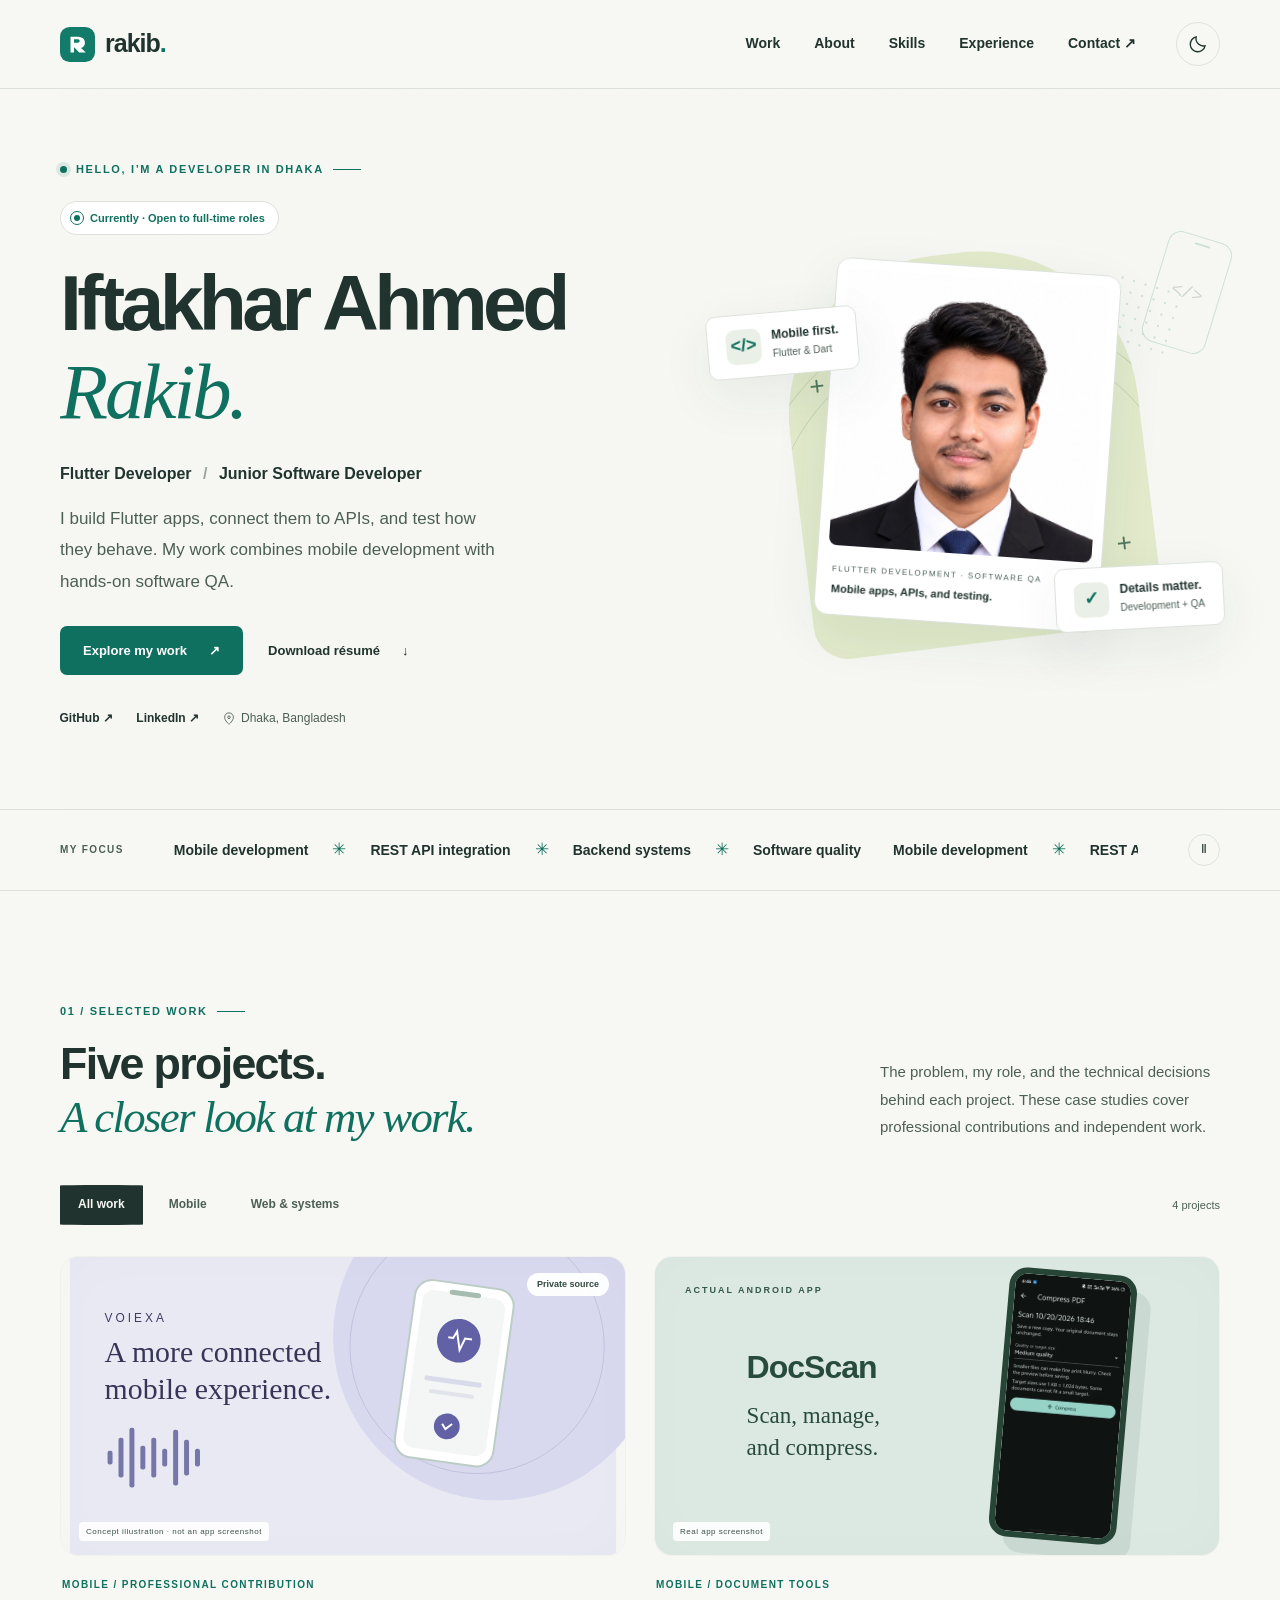
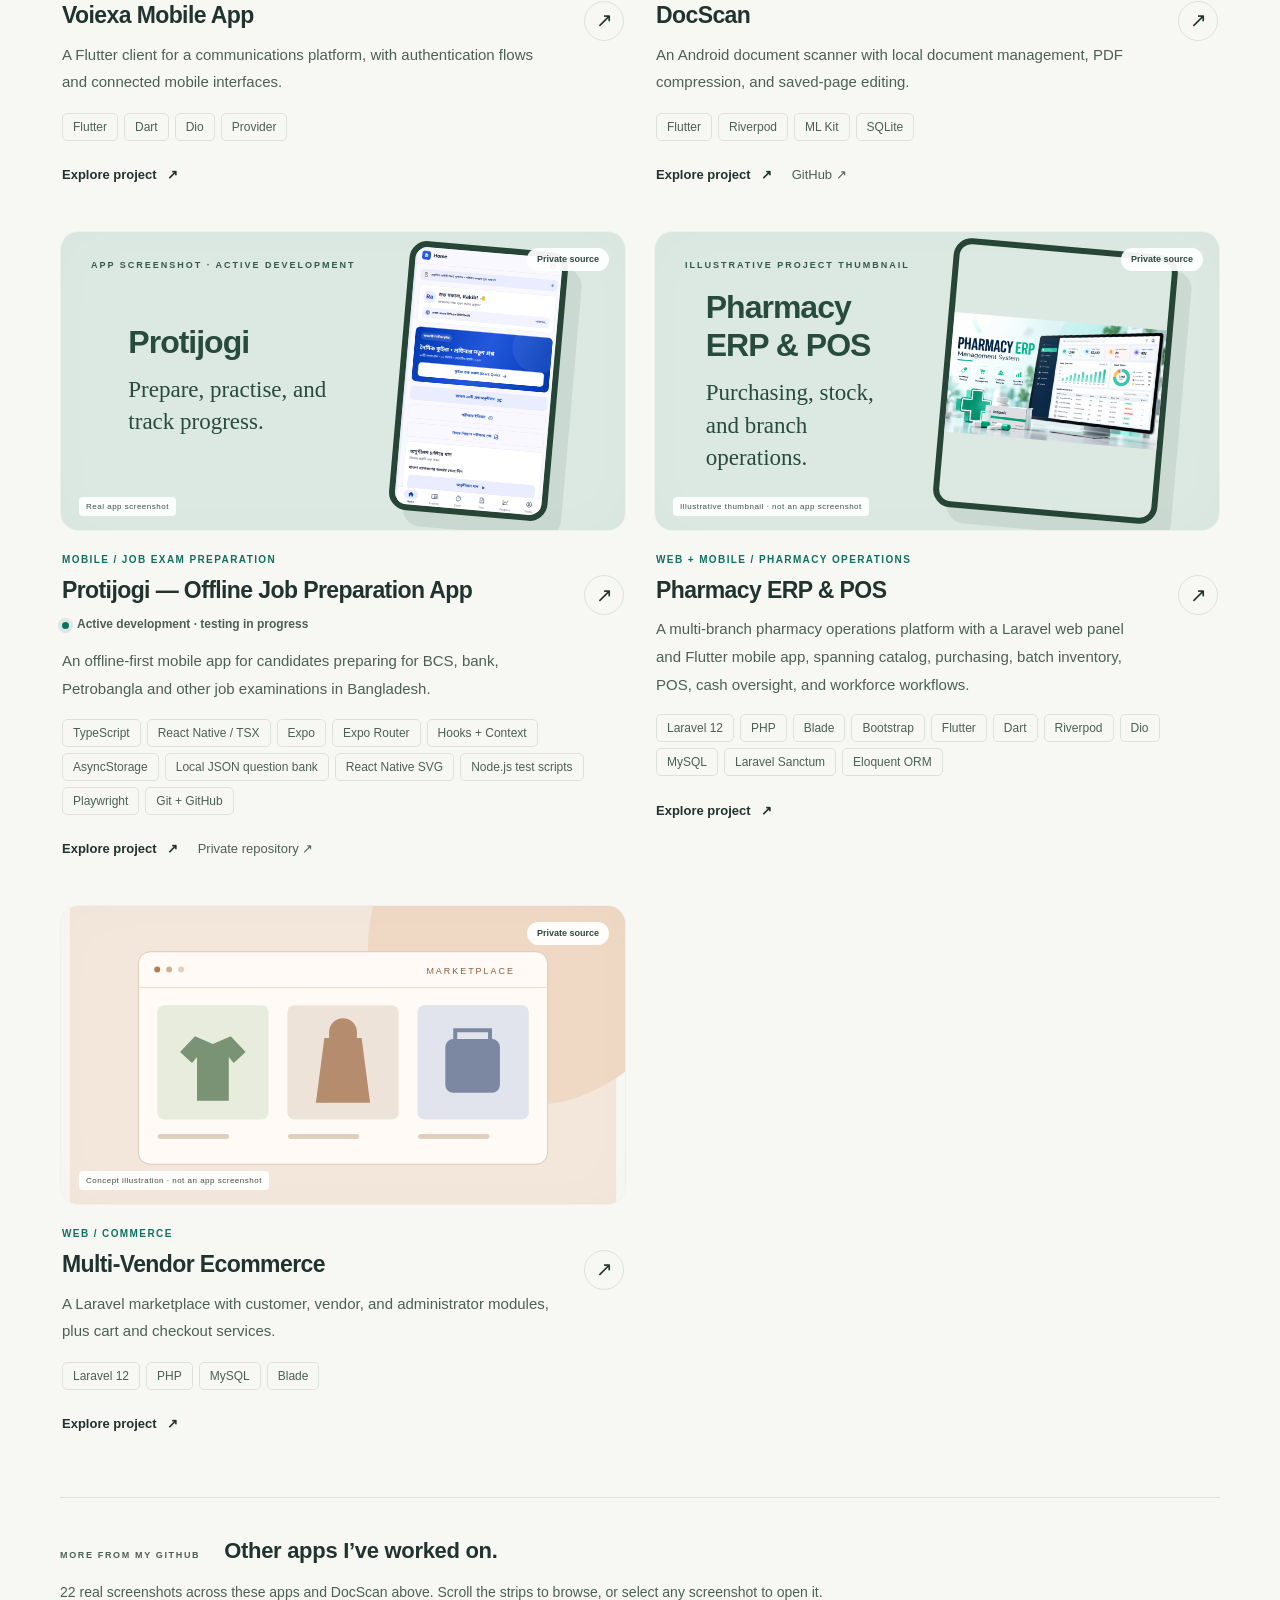
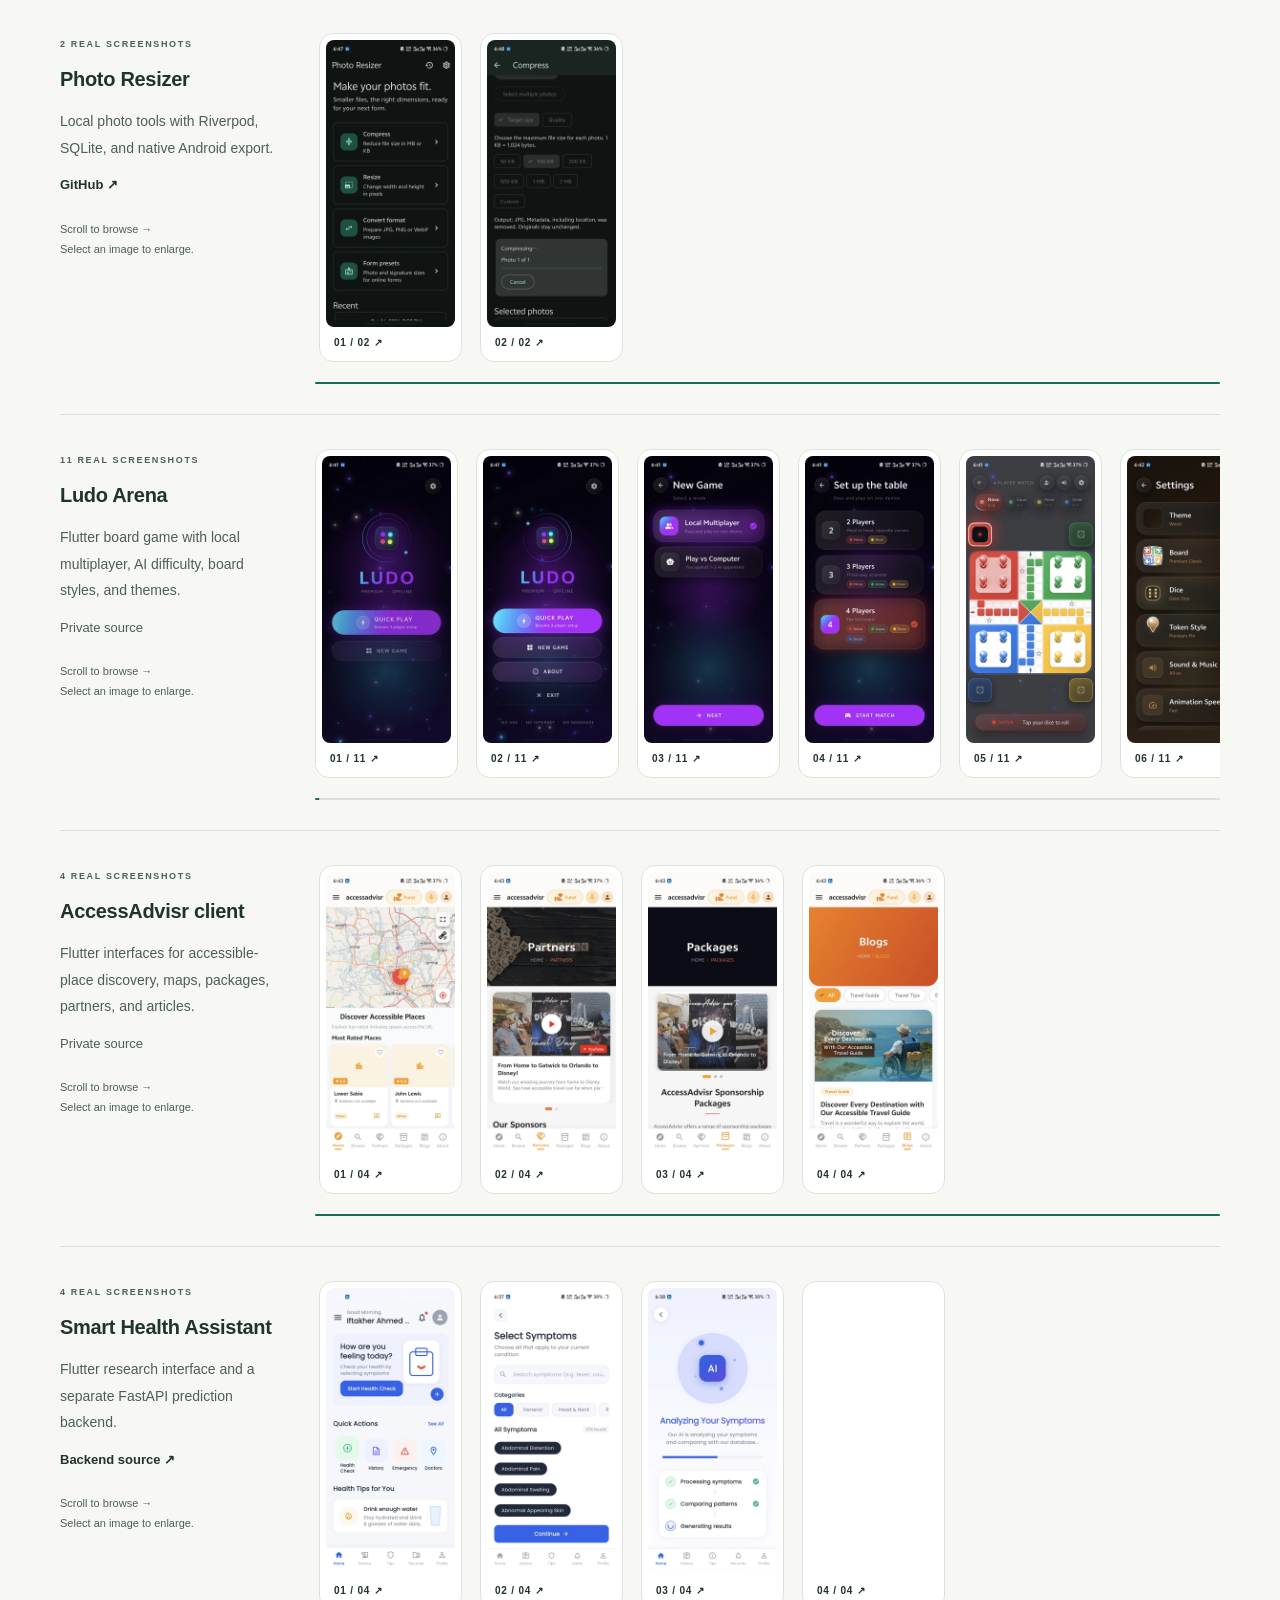
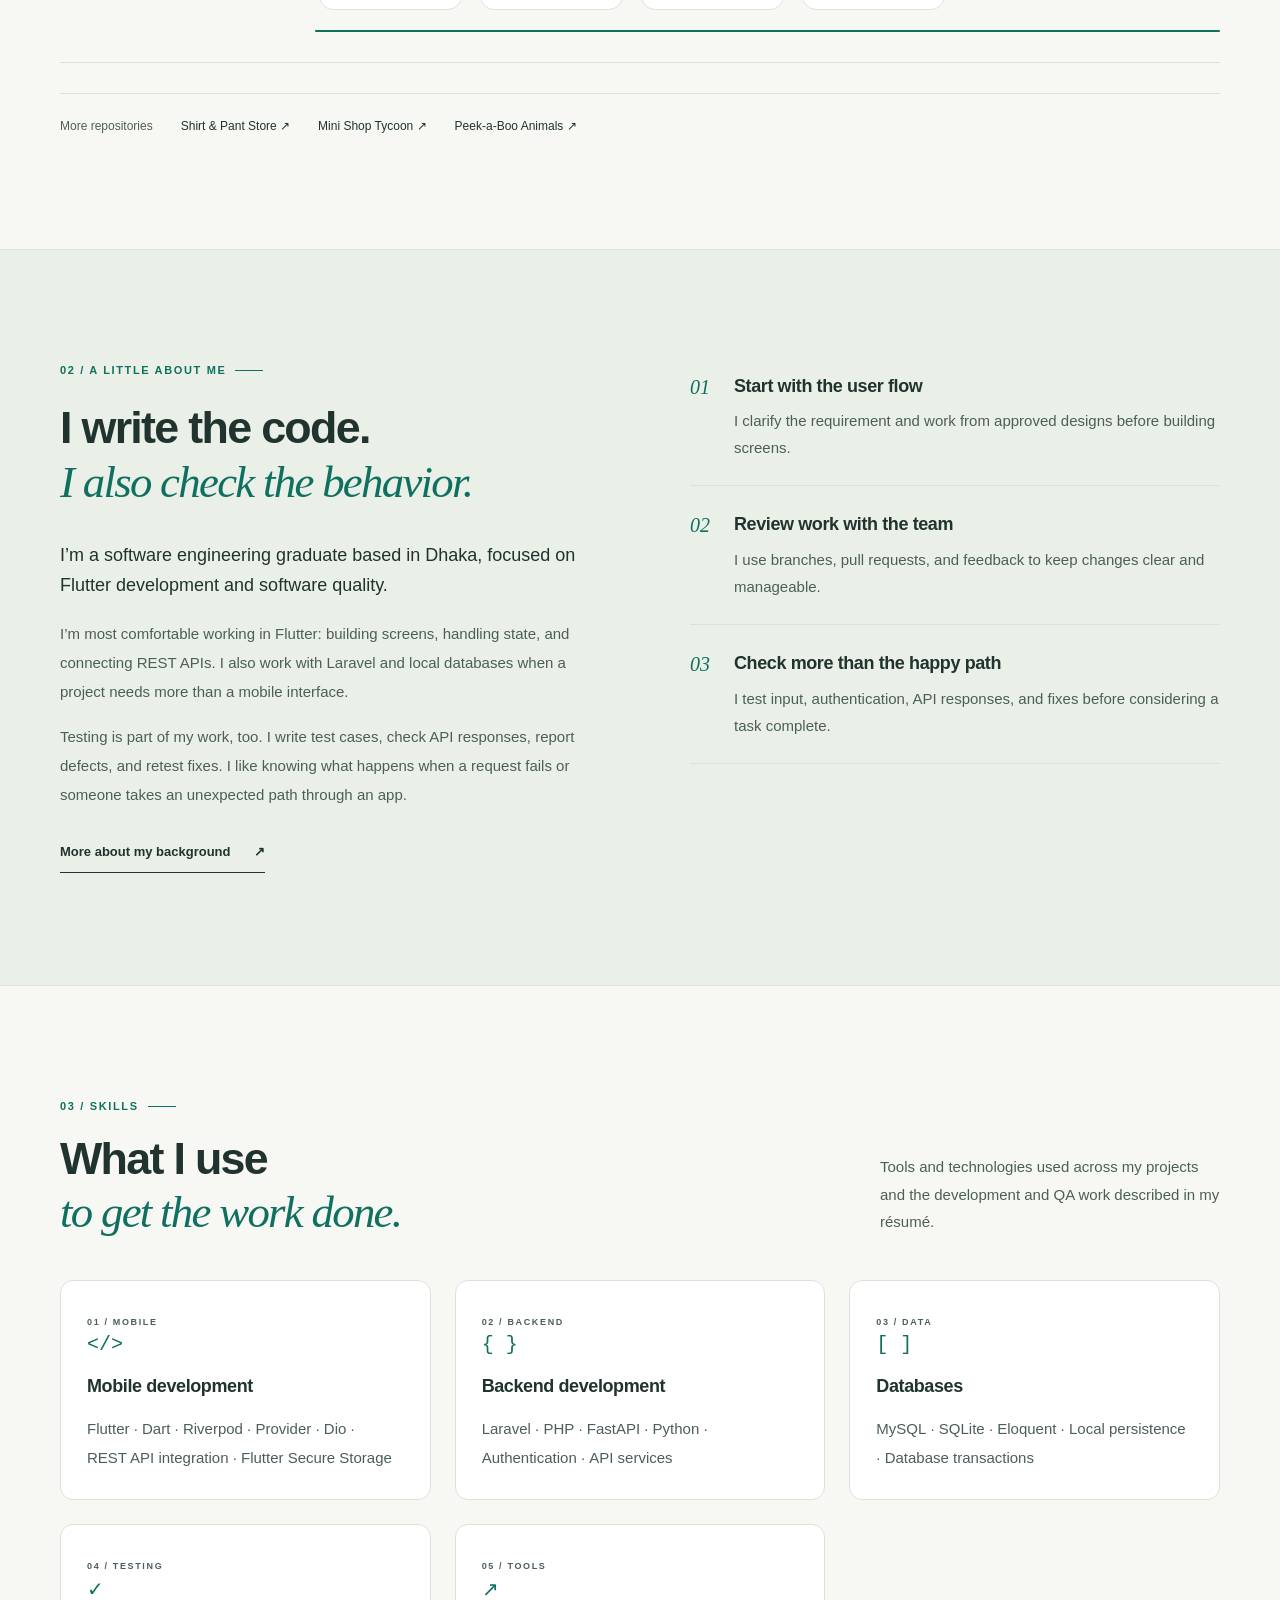
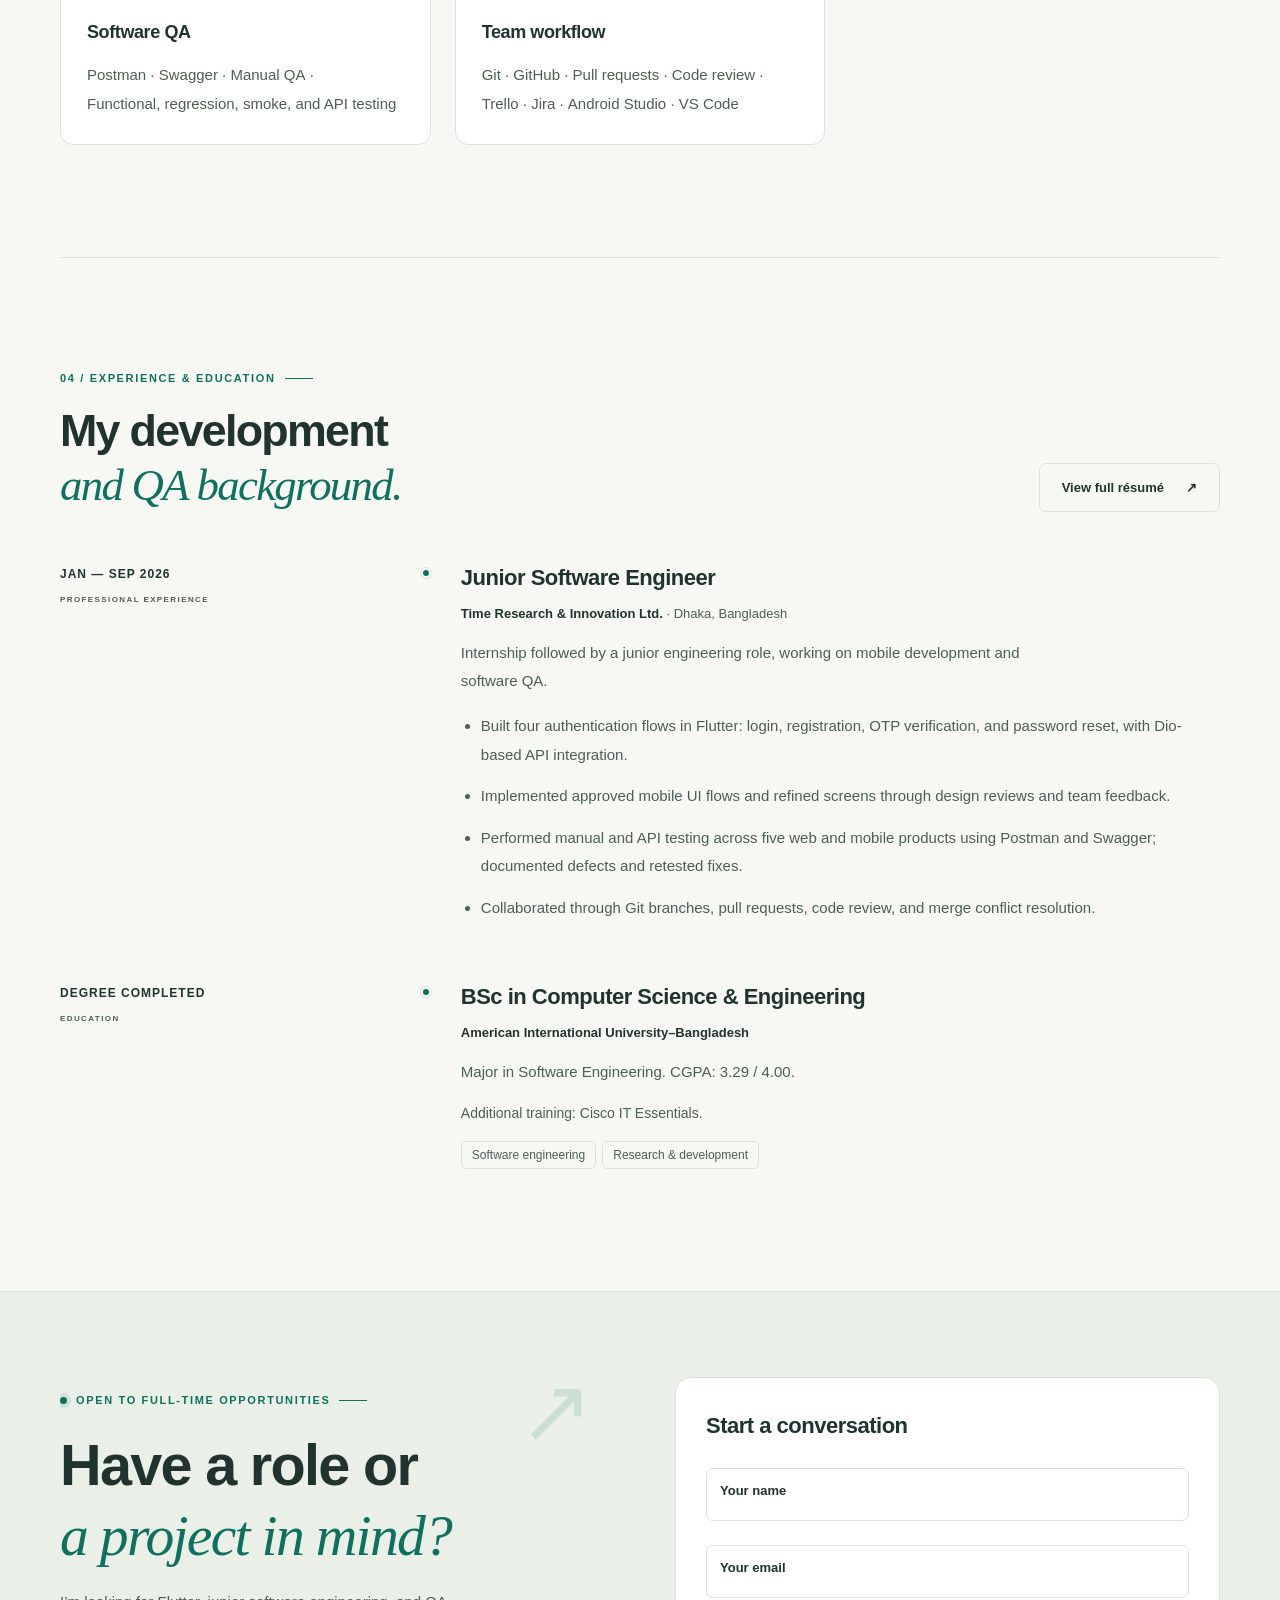
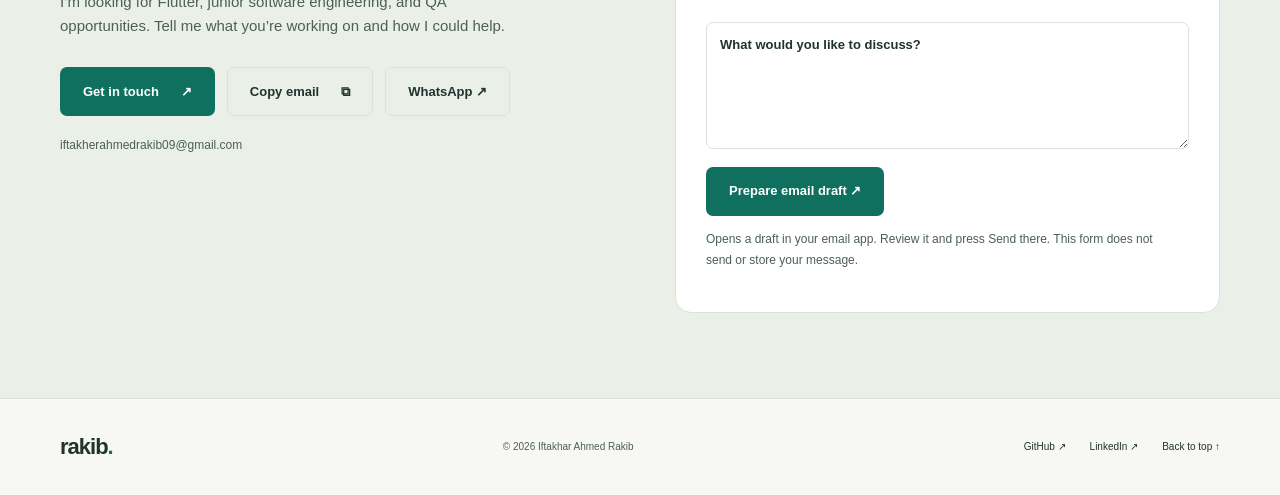
<file: index.html>
<!doctype html>
<html lang="en" data-theme="light">
<head>
  <meta charset="utf-8">
  <meta name="viewport" content="width=device-width, initial-scale=1">
  <meta name="theme-color" content="#f7f8f4">
  <meta name="description" content="Iftakhar Ahmed Rakib — Junior Software Developer, Flutter Developer and Software QA based in Dhaka. Explore mobile apps, Laravel systems and independent projects.">
  <meta property="og:title" content="Iftakhar Ahmed Rakib — Developer Portfolio">
  <meta property="og:description" content="Mobile experiences, practical systems, and care for the details. Explore selected work in Flutter, PHP, Laravel and Godot.">
  <meta property="og:type" content="website">
  <link rel="canonical" href="https://09rakib.github.io/">
  <meta property="og:url" content="https://09rakib.github.io/">
  <meta property="og:image" content="https://09rakib.github.io/assets/social-preview.png">
  <meta property="og:image:width" content="1200"><meta property="og:image:height" content="630">
  <meta property="og:image:alt" content="Iftakhar Ahmed Rakib — Flutter developer and software engineer in Dhaka">
  <meta name="twitter:card" content="summary_large_image">
  <title>Iftakhar Ahmed Rakib — Flutter Developer & Software Engineer</title>
  <link rel="icon" href="assets/mark.svg" type="image/svg+xml">
  <link rel="stylesheet" href="styles.css">
  <link rel="stylesheet" href="polish.css">
  <link rel="stylesheet" href="motion.css">
  <script src="site.js" defer></script>
  <script src="gallery.js" defer></script>
  <script src="motion.js" defer></script>
</head>
<body>
  <a class="skip-link" href="#main">Skip to content</a>
  <header class="site-header">
    <div class="container header-inner">
      <a class="brand" href="#home" aria-label="Rakib, back to home"><img src="assets/mark.svg" width="35" height="35" alt=""><span>rakib<span class="brand-dot">.</span></span></a>
      <nav id="site-nav" aria-label="Main navigation"><a href="#work">Work</a><a href="#about">About</a><a href="#skills">Skills</a><a href="#experience">Experience</a><a href="#contact">Contact <span aria-hidden="true">↗</span></a></nav>
      <div class="header-actions"><button id="theme-toggle" class="icon-button" type="button" aria-label="Switch to dark theme" title="Switch theme"><svg viewBox="0 0 24 24" fill="none" stroke="currentColor" stroke-width="1.6" aria-hidden="true"><path d="M20.5 14.2A9 9 0 0 1 9.8 3.5a9 9 0 1 0 10.7 10.7Z"/></svg></button><button id="menu-toggle" type="button" class="icon-button menu-toggle" aria-label="Open navigation" aria-expanded="false" aria-controls="site-nav"><svg viewBox="0 0 24 24" stroke="currentColor" stroke-width="1.7" aria-hidden="true"><path d="M4 7h16M4 12h16M4 17h16"/></svg></button></div>
    </div>
  </header>
  <main id="main">
    <section class="hero container" id="home" aria-labelledby="hero-title">
      <div class="hero-copy">
        <p class="eyebrow"><span class="status-dot"></span> HELLO, I’M A DEVELOPER IN DHAKA</p>
        <p class="currently-chip"><span class="status-dot" aria-hidden="true"></span>Currently · Open to full-time roles</p>
        <h1 id="hero-title"><span class="hero-line"><span>Iftakhar Ahmed</span></span> <span class="hero-line hero-name"><span>Rakib.</span></span></h1>
        <p class="hero-role">Flutter Developer <span aria-hidden="true">/</span> Junior Software Developer</p>
        <p class="hero-description">I build Flutter apps, connect them to APIs, and test how they behave. My work combines mobile development with hands-on software QA.</p>
        <div class="hero-buttons"><a class="button button-primary" href="#work">Explore my work <span aria-hidden="true">↗</span></a><a class="button button-text" href="assets/Iftakhar-Ahmed-Rakib-Resume.pdf" download>Download résumé <span aria-hidden="true">↓</span></a></div>
        <div class="hero-links"><a href="https://github.com/09rakib" target="_blank" rel="noopener noreferrer">GitHub ↗</a><a href="https://www.linkedin.com/in/iftakher-ahmed-339a151a" target="_blank" rel="noopener noreferrer">LinkedIn ↗</a><span class="location"><svg viewBox="0 0 16 16" fill="none" stroke="currentColor" aria-hidden="true"><path d="M13 6c0 4-5 8-5 8S3 10 3 6a5 5 0 0 1 10 0Z"/><circle cx="8" cy="6" r="1.5"/></svg> Dhaka, Bangladesh</span></div>
      </div>
      <div class="hero-art">
        <div class="portrait-backdrop" aria-hidden="true"><span class="orbit orbit-one"></span><span class="orbit orbit-two"></span><span class="art-plus plus-one">+</span><span class="art-plus plus-two">+</span></div>
        <div class="portrait-frame"><img src="assets/rakib.jpeg" alt="Portrait of Iftakhar Ahmed Rakib" width="300" height="300" fetchpriority="high"><div class="portrait-caption"><span>FLUTTER DEVELOPMENT · SOFTWARE QA</span><strong>Mobile apps, APIs, and testing.</strong></div></div>
        <div class="floating-label label-flutter"><span class="label-symbol">&lt;/&gt;</span><div><strong>Mobile first.</strong><span>Flutter & Dart</span></div></div>
        <div class="floating-label label-quality"><span class="label-symbol">✓</span><div><strong>Details matter.</strong><span>Development + QA</span></div></div>
      </div>
    </section>
    <div class="specialties"><div class="container specialties-inner"><span>MY FOCUS</span><p>Mobile development <i>✳</i> REST API integration <i>✳</i> Backend systems <i>✳</i> Software quality</p></div></div>
    <section class="section container" id="work" aria-labelledby="work-title">
      <div class="section-heading"><div><p class="eyebrow">01 / SELECTED WORK</p><h2 id="work-title">Five projects.<br><em>A closer look at my work.</em></h2></div><p>The problem, my role, and the technical decisions behind each project. These case studies cover professional contributions and independent work.</p></div>
      <div class="work-toolbar"><div class="filters" role="group" aria-label="Filter projects"><button type="button" class="filter active" data-filter="all" aria-pressed="true">All work</button><button type="button" class="filter" data-filter="mobile" aria-pressed="false">Mobile</button><button type="button" class="filter" data-filter="web" aria-pressed="false">Web & systems</button></div><span id="project-count" class="project-count" role="status" aria-live="polite"></span></div>
      <div class="project-grid" id="project-grid"><!-- PROJECTS START -->
<article class="project-card" data-category="mobile"><div class="project-media"><svg viewBox="0 0 550 300" xmlns="http://www.w3.org/2000/svg" aria-hidden="true" focusable="false"><defs></defs><rect width="550" height="300" fill="#e9e9f3"/><circle cx="430" cy="80" r="165" fill="#d8d9ee"/><circle cx="410" cy="90" r="128" fill="none" stroke="#c0c2df"/><text x="35" y="65" fill="#3c3c65" font-family="Segoe UI,sans-serif" font-size="12" letter-spacing="3">VOIEXA</text><text x="35" y="106" fill="#363557" font-family="Georgia,serif" font-size="30">A more connected</text><text x="35" y="143" fill="#363557" font-family="Georgia,serif" font-size="30">mobile experience.</text><g transform="translate(337,27) rotate(8,50,90)"><rect x="0" y="0" width="100" height="180" rx="17" fill="#fff" stroke="#bccdc6" stroke-width="2"/><rect x="8" y="10" width="84" height="160" rx="11" fill="#f3f6f4"/><rect x="34" y="7" width="32" height="5" rx="3" fill="#a6bcb1"/><circle cx="50" cy="57" r="22" fill="#6361a5"/><path d="M39 55h5l3-7 5 18 4-12h7" fill="none" stroke="#fff" stroke-width="2"/><rect x="21" y="96" width="58" height="5" rx="2" fill="#d9dbea"/><rect x="27" y="109" width="46" height="4" rx="2" fill="#e2e4ec"/><circle cx="50" cy="144" r="13" fill="#6361a5"/><path d="m45 142 4 5 6-6" fill="none" stroke="#fff" stroke-width="2"/></g><g fill="#7776a8"><rect x="38" y="195" width="5" height="14" rx="2"/><rect x="49" y="182" width="5" height="40" rx="2"/><rect x="60" y="172" width="5" height="60" rx="2"/><rect x="71" y="190" width="5" height="24" rx="2"/><rect x="82" y="182" width="5" height="40" rx="2"/><rect x="93" y="193" width="5" height="18" rx="2"/><rect x="104" y="174" width="5" height="56" rx="2"/><rect x="115" y="184" width="5" height="36" rx="2"/><rect x="126" y="193" width="5" height="18" rx="2"/></g></svg><span class="media-private">Private source</span><span class="media-label">Concept illustration · not an app screenshot</span></div><div class="project-body"><p class="project-category">MOBILE / PROFESSIONAL CONTRIBUTION</p><div class="project-title-row"><h3><a href="projects/voiexa.html">Voiexa Mobile App</a></h3><a class="project-open" href="projects/voiexa.html" aria-label="Read Voiexa Mobile App case study">↗</a></div><p class="project-description">A Flutter client for a communications platform, with authentication flows and connected mobile interfaces.</p><div class="tags"><span>Flutter</span><span>Dart</span><span>Dio</span><span>Provider</span></div><div class="project-bottom"><a class="detail-link" href="projects/voiexa.html">Explore project <span aria-hidden="true">↗</span></a></div></div></article>
<article class="project-card" data-category="mobile"><div class="project-media"><div class="real-shot-composition"><span class="shot-note">ACTUAL ANDROID APP</span><div class="shot-description"><strong>DocScan</strong><span>Scan, manage,<br>and compress.</span></div><img class="cover-screenshot" src="assets/screenshots/docscan-compression.webp" width="540" height="1200" alt="DocScan compression screen showing medium-quality selection and Compress action" loading="lazy" decoding="async"></div><span class="media-label">Real app screenshot</span></div><div class="project-body"><p class="project-category">MOBILE / DOCUMENT TOOLS</p><div class="project-title-row"><h3><a href="projects/docscan.html">DocScan</a></h3><a class="project-open" href="projects/docscan.html" aria-label="Read DocScan case study">↗</a></div><p class="project-description">An Android document scanner with local document management, PDF compression, and saved-page editing.</p><div class="tags"><span>Flutter</span><span>Riverpod</span><span>ML Kit</span><span>SQLite</span></div><div class="project-bottom"><a class="detail-link" href="projects/docscan.html">Explore project <span aria-hidden="true">↗</span></a><a class="source-link" href="https://github.com/09rakib/Document-Scanner" target="_blank" rel="noopener noreferrer">GitHub ↗</a></div></div></article>
<article class="project-card" data-category="mobile"><div class="project-media"><div class="real-shot-composition"><span class="shot-note">APP SCREENSHOT · ACTIVE DEVELOPMENT</span><div class="shot-description"><strong>Protijogi</strong><span>Prepare, practise, and track progress.</span></div><img class="cover-screenshot" src="assets/screenshots/protijogi-home.webp" width="490" height="862" alt="Protijogi home screen with a daily quiz and study shortcuts" loading="lazy" decoding="async"></div><span class="media-private">Private source</span><span class="media-label">Real app screenshot</span></div><div class="project-body"><p class="project-category">MOBILE / JOB EXAM PREPARATION</p><div class="project-title-row"><h3><a href="projects/protijogi.html">Protijogi — Offline Job Preparation App</a></h3><a class="project-open" href="projects/protijogi.html" aria-label="Read Protijogi — Offline Job Preparation App case study">↗</a></div><p class="project-status"><span class="status-dot"></span>Active development · testing in progress</p><p class="project-description">An offline-first mobile app for candidates preparing for BCS, bank, Petrobangla and other job examinations in Bangladesh.</p><div class="tags"><span>TypeScript</span><span>React Native / TSX</span><span>Expo</span><span>Expo Router</span><span>Hooks + Context</span><span>AsyncStorage</span><span>Local JSON question bank</span><span>React Native SVG</span><span>Node.js test scripts</span><span>Playwright</span><span>Git + GitHub</span></div><div class="project-bottom"><a class="detail-link" href="projects/protijogi.html">Explore project <span aria-hidden="true">↗</span></a><a class="source-link" href="https://github.com/09rakib/Protijogi-Mobile-Application-" target="_blank" rel="noopener noreferrer">Private repository ↗</a></div></div></article>
<article class="project-card" data-category="web"><div class="project-media"><div class="real-shot-composition illustrative-cover"><span class="shot-note">ILLUSTRATIVE PROJECT THUMBNAIL</span><div class="shot-description"><strong>Pharmacy ERP &amp; POS</strong><span>Purchasing, stock,<br>and branch operations.</span></div><img class="cover-screenshot" src="assets/screenshots/pharmacy-erp-thumbnail.jpg" width="1440" height="810" alt="Illustrative Pharmacy ERP management system banner with an inventory dashboard concept" loading="lazy" decoding="async"></div><span class="media-private">Private source</span><span class="media-label">Illustrative thumbnail · not an app screenshot</span></div><div class="project-body"><p class="project-category">WEB + MOBILE / PHARMACY OPERATIONS</p><div class="project-title-row"><h3><a href="projects/pharmacy.html">Pharmacy ERP &amp; POS</a></h3><a class="project-open" href="projects/pharmacy.html" aria-label="Read Pharmacy ERP &amp; POS case study">↗</a></div><p class="project-description">A multi-branch pharmacy operations platform with a Laravel web panel and Flutter mobile app, spanning catalog, purchasing, batch inventory, POS, cash oversight, and workforce workflows.</p><div class="tags"><span>Laravel 12</span><span>PHP</span><span>Blade</span><span>Bootstrap</span><span>Flutter</span><span>Dart</span><span>Riverpod</span><span>Dio</span><span>MySQL</span><span>Laravel Sanctum</span><span>Eloquent ORM</span></div><div class="project-bottom"><a class="detail-link" href="projects/pharmacy.html">Explore project <span aria-hidden="true">↗</span></a></div></div></article>
<article class="project-card" data-category="web"><div class="project-media"><svg viewBox="0 0 550 300" xmlns="http://www.w3.org/2000/svg" aria-hidden="true" focusable="false"><defs></defs><rect width="550" height="300" fill="#f3e7db"/><circle cx="460" cy="41" r="160" fill="#efd9c5"/><rect x="69" y="46" width="412" height="214" rx="12" fill="#fffaf5" stroke="#dfc9b5"/><path d="M69 82h412" stroke="#e9dacb"/><circle cx="88" cy="64" r="3" fill="#ae7c56"/><circle cx="100" cy="64" r="3" fill="#cfb198"/><circle cx="112" cy="64" r="3" fill="#e3cfbc"/><text x="359" y="68" fill="#8a6042" font-family="Segoe UI,sans-serif" font-size="9" letter-spacing="2">MARKETPLACE</text><rect x="88" y="100" width="112" height="115" rx="7" fill="#e7ecdd"/><rect x="219" y="100" width="112" height="115" rx="7" fill="#eee3d9"/><rect x="350" y="100" width="112" height="115" rx="7" fill="#e1e4ec"/><path d="m126 131 18 8 18-8 15 16-12 11-5-6v44h-32v-44l-5 6-12-11Z" fill="#7b9375"/><path d="M258 135h34l8 61h-50zM263 135v-8a12 12 0 0 1 24 0v8" fill="#b58c6e" stroke="#b58c6e" stroke-width="4"/><rect x="378" y="134" width="55" height="54" rx="8" fill="#7c88a2"/><path d="M388 134v-9h35v9" fill="none" stroke="#7c88a2" stroke-width="4"/><g stroke="#e0cfbe" stroke-width="5" stroke-linecap="round"><path d="M91 232h67M222 232h67M353 232h67"/></g></svg><span class="media-private">Private source</span><span class="media-label">Concept illustration · not an app screenshot</span></div><div class="project-body"><p class="project-category">WEB / COMMERCE</p><div class="project-title-row"><h3><a href="projects/ecommerce.html">Multi-Vendor Ecommerce</a></h3><a class="project-open" href="projects/ecommerce.html" aria-label="Read Multi-Vendor Ecommerce case study">↗</a></div><p class="project-description">A Laravel marketplace with customer, vendor, and administrator modules, plus cart and checkout services.</p><div class="tags"><span>Laravel 12</span><span>PHP</span><span>MySQL</span><span>Blade</span></div><div class="project-bottom"><a class="detail-link" href="projects/ecommerce.html">Explore project <span aria-hidden="true">↗</span></a></div></div></article>
<!-- PROJECTS END --></div>
      <noscript><p>Enable JavaScript to browse project details, or explore the public repositories directly: <a href="https://github.com/09rakib/Document-Scanner">DocScan</a>, <a href="https://github.com/09rakib/photo-resizer-mobile-app">Photo Resizer</a>, <a href="https://github.com/09rakib/ClothingSite">Clothing Store</a>, <a href="https://github.com/09rakib/MiniShopTycoon">Mini Shop Tycoon</a>.</p></noscript>
      <div class="more-work more-work-gallery" id="more-projects"><div><span class="small-label">MORE FROM MY GITHUB</span><h3>Other apps I’ve worked on.</h3><p>22 real screenshots across these apps and DocScan above. Scroll the strips to browse, or select any screenshot to open it.</p></div>
      <div class="supporting-grid"><!-- GALLERIES START -->
<article class="supporting-project"><div class="supporting-info"><span class="small-label">2 REAL SCREENSHOTS</span><h4>Photo Resizer</h4><p>Local photo tools with Riverpod, SQLite, and native Android export.</p><a href="https://github.com/09rakib/photo-resizer-mobile-app" target="_blank" rel="noopener noreferrer">GitHub ↗</a><p class="scroll-hint">Scroll to browse →<br>Select an image to enlarge.</p></div><div class="screenshot-strip" role="group" aria-label="Photo Resizer screenshots"><button type="button" class="screenshot-thumb" data-gallery="photo" data-index="0" aria-label="01 / 02 ↗ Photo Resizer: Home: compression, resizing, conversion, and form presets."><img src="assets/screenshots/photo-home.webp" width="540" height="1200" loading="lazy" decoding="async" alt="Photo Resizer home screen"><span aria-hidden="true">01 / 02 ↗</span></button><button type="button" class="screenshot-thumb" data-gallery="photo" data-index="1" aria-label="02 / 02 ↗ Photo Resizer: Compression progress with a cancellation action."><img src="assets/screenshots/photo-processing.webp" width="540" height="1200" loading="lazy" decoding="async" alt="Target-size compression progress"><span aria-hidden="true">02 / 02 ↗</span></button></div></article>
<article class="supporting-project"><div class="supporting-info"><span class="small-label">11 REAL SCREENSHOTS</span><h4>Ludo Arena</h4><p>Flutter board game with local multiplayer, AI difficulty, board styles, and themes.</p><span class="source-link">Private source</span><p class="scroll-hint">Scroll to browse →<br>Select an image to enlarge.</p></div><div class="screenshot-strip" role="group" aria-label="Ludo Arena screenshots"><button type="button" class="screenshot-thumb" data-gallery="ludo" data-index="0" aria-label="01 / 11 ↗ Ludo Arena: Game home and quick-play entry."><img src="assets/screenshots/ludo-home.webp" width="540" height="1200" loading="lazy" decoding="async" alt="Ludo Arena home menu"><span aria-hidden="true">01 / 11 ↗</span></button><button type="button" class="screenshot-thumb" data-gallery="ludo" data-index="1" aria-label="02 / 11 ↗ Ludo Arena: Quick play, new game, settings, about, and exit options."><img src="assets/screenshots/ludo-home-options.webp" width="540" height="1200" loading="lazy" decoding="async" alt="Ludo Arena expanded home menu"><span aria-hidden="true">02 / 11 ↗</span></button><button type="button" class="screenshot-thumb" data-gallery="ludo" data-index="2" aria-label="03 / 11 ↗ Ludo Arena: Local multiplayer or play against a computer."><img src="assets/screenshots/ludo-mode.webp" width="540" height="1200" loading="lazy" decoding="async" alt="Ludo game mode selection"><span aria-hidden="true">03 / 11 ↗</span></button><button type="button" class="screenshot-thumb" data-gallery="ludo" data-index="3" aria-label="04 / 11 ↗ Ludo Arena: Choose the number of local players."><img src="assets/screenshots/ludo-players.webp" width="540" height="1200" loading="lazy" decoding="async" alt="Ludo local player setup"><span aria-hidden="true">04 / 11 ↗</span></button><button type="button" class="screenshot-thumb" data-gallery="ludo" data-index="4" aria-label="05 / 11 ↗ Ludo Arena: Local game board with player turns and dice controls."><img src="assets/screenshots/ludo-board.webp" width="540" height="1200" loading="lazy" decoding="async" alt="Ludo board in the arena theme"><span aria-hidden="true">05 / 11 ↗</span></button><button type="button" class="screenshot-thumb" data-gallery="ludo" data-index="5" aria-label="06 / 11 ↗ Ludo Arena: Theme, board, dice, token, audio, and animation settings."><img src="assets/screenshots/ludo-settings.webp" width="540" height="1200" loading="lazy" decoding="async" alt="Ludo settings overview"><span aria-hidden="true">06 / 11 ↗</span></button><button type="button" class="screenshot-thumb" data-gallery="ludo" data-index="6" aria-label="07 / 11 ↗ Ludo Arena: Classic and premium board styles."><img src="assets/screenshots/ludo-board-styles.webp" width="540" height="1200" loading="lazy" decoding="async" alt="Ludo board style selection"><span aria-hidden="true">07 / 11 ↗</span></button><button type="button" class="screenshot-thumb" data-gallery="ludo" data-index="7" aria-label="08 / 11 ↗ Ludo Arena: Classic, neon, wood, and arena themes."><img src="assets/screenshots/ludo-themes.webp" width="540" height="1200" loading="lazy" decoding="async" alt="Ludo theme selection"><span aria-hidden="true">08 / 11 ↗</span></button><button type="button" class="screenshot-thumb" data-gallery="ludo" data-index="8" aria-label="09 / 11 ↗ Ludo Arena: Classic game presentation."><img src="assets/screenshots/ludo-classic.webp" width="540" height="1200" loading="lazy" decoding="async" alt="Ludo classic board theme"><span aria-hidden="true">09 / 11 ↗</span></button><button type="button" class="screenshot-thumb" data-gallery="ludo" data-index="9" aria-label="10 / 11 ↗ Ludo Arena: An alternate light board theme."><img src="assets/screenshots/ludo-light.webp" width="540" height="1200" loading="lazy" decoding="async" alt="Ludo board in the light theme"><span aria-hidden="true">10 / 11 ↗</span></button><button type="button" class="screenshot-thumb" data-gallery="ludo" data-index="10" aria-label="11 / 11 ↗ Ludo Arena: Player count, color, and difficulty options."><img src="assets/screenshots/ludo-ai.webp" width="540" height="1200" loading="lazy" decoding="async" alt="Ludo AI opponent configuration"><span aria-hidden="true">11 / 11 ↗</span></button></div></article>
<article class="supporting-project"><div class="supporting-info"><span class="small-label">4 REAL SCREENSHOTS</span><h4>AccessAdvisr client</h4><p>Flutter interfaces for accessible-place discovery, maps, packages, partners, and articles.</p><span class="source-link">Private source</span><p class="scroll-hint">Scroll to browse →<br>Select an image to enlarge.</p></div><div class="screenshot-strip" role="group" aria-label="AccessAdvisr client screenshots"><button type="button" class="screenshot-thumb" data-gallery="access" data-index="0" aria-label="01 / 04 ↗ AccessAdvisr client: Map-based accessible-place discovery interface."><img src="assets/screenshots/accessadvisr-map.webp" width="540" height="1200" loading="lazy" decoding="async" alt="Accessible-place map and discovery"><span aria-hidden="true">01 / 04 ↗</span></button><button type="button" class="screenshot-thumb" data-gallery="access" data-index="1" aria-label="02 / 04 ↗ AccessAdvisr client: Partner content and embedded media."><img src="assets/screenshots/accessadvisr-partners.webp" width="540" height="1200" loading="lazy" decoding="async" alt="AccessAdvisr partners screen"><span aria-hidden="true">02 / 04 ↗</span></button><button type="button" class="screenshot-thumb" data-gallery="access" data-index="2" aria-label="03 / 04 ↗ AccessAdvisr client: Packages interface and embedded video content."><img src="assets/screenshots/accessadvisr-packages.webp" width="540" height="1200" loading="lazy" decoding="async" alt="AccessAdvisr packages screen"><span aria-hidden="true">03 / 04 ↗</span></button><button type="button" class="screenshot-thumb" data-gallery="access" data-index="3" aria-label="04 / 04 ↗ AccessAdvisr client: Articles with topic filters."><img src="assets/screenshots/accessadvisr-blog.webp" width="540" height="1200" loading="lazy" decoding="async" alt="AccessAdvisr articles screen"><span aria-hidden="true">04 / 04 ↗</span></button></div></article>
<article class="supporting-project"><div class="supporting-info"><span class="small-label">4 REAL SCREENSHOTS</span><h4>Smart Health Assistant</h4><p>Flutter research interface and a separate FastAPI prediction backend.</p><a href="https://github.com/09rakib/disease-prediction-backend" target="_blank" rel="noopener noreferrer">Backend source ↗</a><p class="scroll-hint">Scroll to browse →<br>Select an image to enlarge.</p></div><div class="screenshot-strip" role="group" aria-label="Smart Health Assistant screenshots"><button type="button" class="screenshot-thumb" data-gallery="health" data-index="0" aria-label="01 / 04 ↗ Smart Health Assistant: Research app home and navigation. No personal health history is shown."><img src="assets/screenshots/health-home.webp" width="540" height="1200" loading="lazy" decoding="async" alt="Smart Health Assistant home"><span aria-hidden="true">01 / 04 ↗</span></button><button type="button" class="screenshot-thumb" data-gallery="health" data-index="1" aria-label="02 / 04 ↗ Smart Health Assistant: Symptom-selection interface from the research app."><img src="assets/screenshots/health-symptoms.webp" width="540" height="1200" loading="lazy" decoding="async" alt="Symptom-selection interface"><span aria-hidden="true">02 / 04 ↗</span></button><button type="button" class="screenshot-thumb" data-gallery="health" data-index="2" aria-label="03 / 04 ↗ Smart Health Assistant: An interface example, not evidence of clinical accuracy."><img src="assets/screenshots/health-loading.webp" width="540" height="1200" loading="lazy" decoding="async" alt="Analysis loading interface"><span aria-hidden="true">03 / 04 ↗</span></button><button type="button" class="screenshot-thumb" data-gallery="health" data-index="3" aria-label="04 / 04 ↗ Smart Health Assistant: Tips interface shown as a UI example."><img src="assets/screenshots/health-tips.webp" width="540" height="1200" loading="lazy" decoding="async" alt="Health Assistant articles and topic filters"><span aria-hidden="true">04 / 04 ↗</span></button></div></article>
<!-- GALLERIES END --></div><script type="application/json" id="gallery-data">{"photo":{"id":"photo","title":"Photo Resizer","description":"Local photo tools with Riverpod, SQLite, and native Android export.","url":"https://github.com/09rakib/photo-resizer-mobile-app","linkLabel":"GitHub","images":[["photo-home.webp","Photo Resizer home screen","Home: compression, resizing, conversion, and form presets."],["photo-processing.webp","Target-size compression progress","Compression progress with a cancellation action."]]},"ludo":{"id":"ludo","title":"Ludo Arena","description":"Flutter board game with local multiplayer, AI difficulty, board styles, and themes.","images":[["ludo-home.webp","Ludo Arena home menu","Game home and quick-play entry."],["ludo-home-options.webp","Ludo Arena expanded home menu","Quick play, new game, settings, about, and exit options."],["ludo-mode.webp","Ludo game mode selection","Local multiplayer or play against a computer."],["ludo-players.webp","Ludo local player setup","Choose the number of local players."],["ludo-board.webp","Ludo board in the arena theme","Local game board with player turns and dice controls."],["ludo-settings.webp","Ludo settings overview","Theme, board, dice, token, audio, and animation settings."],["ludo-board-styles.webp","Ludo board style selection","Classic and premium board styles."],["ludo-themes.webp","Ludo theme selection","Classic, neon, wood, and arena themes."],["ludo-classic.webp","Ludo classic board theme","Classic game presentation."],["ludo-light.webp","Ludo board in the light theme","An alternate light board theme."],["ludo-ai.webp","Ludo AI opponent configuration","Player count, color, and difficulty options."]]},"access":{"id":"access","title":"AccessAdvisr client","description":"Flutter interfaces for accessible-place discovery, maps, packages, partners, and articles.","images":[["accessadvisr-map.webp","Accessible-place map and discovery","Map-based accessible-place discovery interface."],["accessadvisr-partners.webp","AccessAdvisr partners screen","Partner content and embedded media."],["accessadvisr-packages.webp","AccessAdvisr packages screen","Packages interface and embedded video content."],["accessadvisr-blog.webp","AccessAdvisr articles screen","Articles with topic filters."]]},"health":{"id":"health","title":"Smart Health Assistant","description":"Flutter research interface and a separate FastAPI prediction backend.","url":"https://github.com/09rakib/disease-prediction-backend","linkLabel":"Backend source","images":[["health-home.webp","Smart Health Assistant home","Research app home and navigation. No personal health history is shown."],["health-symptoms.webp","Symptom-selection interface","Symptom-selection interface from the research app."],["health-loading.webp","Analysis loading interface","An interface example, not evidence of clinical accuracy."],["health-tips.webp","Health Assistant articles and topic filters","Tips interface shown as a UI example."]]}}</script><div class="additional-repos"><span>More repositories</span><a href="https://github.com/09rakib/ClothingSite" target="_blank" rel="noopener noreferrer">Shirt & Pant Store ↗</a><a href="https://github.com/09rakib/MiniShopTycoon" target="_blank" rel="noopener noreferrer">Mini Shop Tycoon ↗</a><a href="https://github.com/09rakib/peekaboo-animals" target="_blank" rel="noopener noreferrer">Peek-a-Boo Animals ↗</a></div></div>
    </section>
    <section class="about-section" id="about" aria-labelledby="about-title"><div class="section container about-grid"><div><p class="eyebrow">02 / A LITTLE ABOUT ME</p><h2 id="about-title">I write the code.<br><em>I also check the behavior.</em></h2><p class="about-lead">I’m a software engineering graduate based in Dhaka, focused on Flutter development and software quality.</p><p>I’m most comfortable working in Flutter: building screens, handling state, and connecting REST APIs. I also work with Laravel and local databases when a project needs more than a mobile interface.</p><p>Testing is part of my work, too. I write test cases, check API responses, report defects, and retest fixes. I like knowing what happens when a request fails or someone takes an unexpected path through an app.</p><a class="inline-link" href="resume.html" target="_blank" rel="noopener">More about my background <span aria-hidden="true">↗</span></a></div><div class="capabilities"><div class="capability"><span class="capability-index">01</span><div><h3>Start with the user flow</h3><p>I clarify the requirement and work from approved designs before building screens.</p></div></div><div class="capability"><span class="capability-index">02</span><div><h3>Review work with the team</h3><p>I use branches, pull requests, and feedback to keep changes clear and manageable.</p></div></div><div class="capability"><span class="capability-index">03</span><div><h3>Check more than the happy path</h3><p>I test input, authentication, API responses, and fixes before considering a task complete.</p></div></div></div></div></section>
    <section class="section container skills-section" id="skills" aria-labelledby="skills-title"><div class="section-heading"><div><p class="eyebrow">03 / SKILLS</p><h2>What I use<br><em>to get the work done.</em></h2></div><p>Tools and technologies used across my projects and the development and QA work described in my résumé.</p></div><div class="skills-grid">
<article><span class="small-label">01 / MOBILE</span><h3>Mobile development</h3><p>Flutter · Dart · Riverpod · Provider · Dio · REST API integration · Flutter Secure Storage</p></article>
<article><span class="small-label">02 / BACKEND</span><h3>Backend development</h3><p>Laravel · PHP · FastAPI · Python · Authentication · API services</p></article>
<article><span class="small-label">03 / DATA</span><h3>Databases</h3><p>MySQL · SQLite · Eloquent · Local persistence · Database transactions</p></article>
<article><span class="small-label">04 / TESTING</span><h3>Software QA</h3><p>Postman · Swagger · Manual QA · Functional, regression, smoke, and API testing</p></article>
<article><span class="small-label">05 / TOOLS</span><h3>Team workflow</h3><p>Git · GitHub · Pull requests · Code review · Trello · Jira · Android Studio · VS Code</p></article>
</div></section>
    <section class="section container experience-section" id="experience" aria-labelledby="experience-title"><div class="section-heading"><div><p class="eyebrow">04 / EXPERIENCE & EDUCATION</p><h2 id="experience-title">My development<br><em>and QA background.</em></h2></div><a class="button button-outline" href="resume.html" target="_blank" rel="noopener">View full résumé <span aria-hidden="true">↗</span></a></div><div class="timeline"><article class="timeline-item"><div class="timeline-date">JAN — SEP 2026<span>PROFESSIONAL EXPERIENCE</span></div><div class="timeline-content"><span class="timeline-dot" aria-hidden="true"></span><h3>Junior Software Engineer</h3><p class="organization">Time Research & Innovation Ltd. <span>· Dhaka, Bangladesh</span></p><p>Internship followed by a junior engineering role, working on mobile development and software QA.</p><ul class="experience-achievements"><li>Built four authentication flows in Flutter: login, registration, OTP verification, and password reset, with Dio-based API integration.</li><li>Implemented approved mobile UI flows and refined screens through design reviews and team feedback.</li><li>Performed manual and API testing across five web and mobile products using Postman and Swagger; documented defects and retested fixes.</li><li>Collaborated through Git branches, pull requests, code review, and merge conflict resolution.</li></ul></div></article><article class="timeline-item"><div class="timeline-date">DEGREE COMPLETED<span>EDUCATION</span></div><div class="timeline-content"><span class="timeline-dot" aria-hidden="true"></span><h3>BSc in Computer Science & Engineering</h3><p class="organization">American International University–Bangladesh</p><p>Major in Software Engineering. CGPA: 3.29 / 4.00.</p><p class="training-note">Additional training: Cisco IT Essentials.</p><div class="tags"><span>Software engineering</span><span>Research & development</span></div></div></article></div></section>
    <section class="contact-section" id="contact" aria-labelledby="contact-title"><div class="container contact-inner"><div><p class="eyebrow"><span class="status-dot"></span> OPEN TO FULL-TIME OPPORTUNITIES</p><h2 id="contact-title">Have a role or<br><em>a project in mind?</em></h2><p>I’m looking for Flutter, junior software engineering, and QA opportunities. Tell me what you’re working on and how I could help.</p><div class="contact-actions"><a class="button button-primary" href="mailto:iftakherahmedrakib09@gmail.com">Get in touch <span aria-hidden="true">↗</span></a><button type="button" class="button button-outline" id="copy-email">Copy email <span aria-hidden="true">⧉</span></button><a class="button button-outline" href="https://wa.me/8801533085114" target="_blank" rel="noopener noreferrer" aria-label="Message Rakib on WhatsApp at +880 1533 085114">WhatsApp ↗</a></div><a class="email-link" href="mailto:iftakherahmedrakib09@gmail.com">iftakherahmedrakib09@gmail.com</a><p class="copy-status" id="copy-status" role="status" aria-live="polite"></p></div><form id="contact-form" class="contact-form"><h3>Start a conversation</h3><label for="contact-name">Your name</label><input id="contact-name" name="name" autocomplete="name" required maxlength="100"><label for="contact-email">Your email</label><input id="contact-email" name="email" type="email" autocomplete="email" required maxlength="254"><label for="contact-message">What would you like to discuss?</label><textarea id="contact-message" name="message" rows="4" required minlength="10" maxlength="3000"></textarea><button class="button button-primary" type="submit">Prepare email draft ↗</button><p class="form-help">Opens a draft in your email app. Review it and press Send there. This form does not send or store your message.</p><a id="email-draft-link" class="inline-link" hidden>Open prepared draft ↗</a><p id="form-status" role="status" aria-live="polite"></p></form></div></section>
  </main>
  <footer class="container footer"><a class="brand" href="#home">rakib<span class="brand-dot">.</span></a><p>© <span id="year">2026</span> Iftakhar Ahmed Rakib</p><div><a href="https://github.com/09rakib" target="_blank" rel="noopener noreferrer">GitHub ↗</a><a href="https://www.linkedin.com/in/iftakher-ahmed-339a151a" target="_blank" rel="noopener noreferrer">LinkedIn ↗</a><a href="#home">Back to top ↑</a></div></footer>
  <dialog id="gallery-dialog" aria-labelledby="gallery-title"><div class="dialog-header"><h2 id="gallery-title">Project screenshots</h2><button class="icon-button" id="close-gallery" type="button" aria-label="Close screenshot gallery">×</button></div><figure><img id="gallery-image" alt="" width="540" height="1200"><figcaption id="gallery-caption"></figcaption></figure><div class="gallery-controls"><button class="button button-outline" id="gallery-prev" type="button" aria-label="Previous screenshot">← Previous</button><span id="gallery-position" role="status" aria-live="polite"></span><button class="button button-outline" id="gallery-next" type="button" aria-label="Next screenshot">Next →</button></div></dialog>
</body>
</html>
</file>
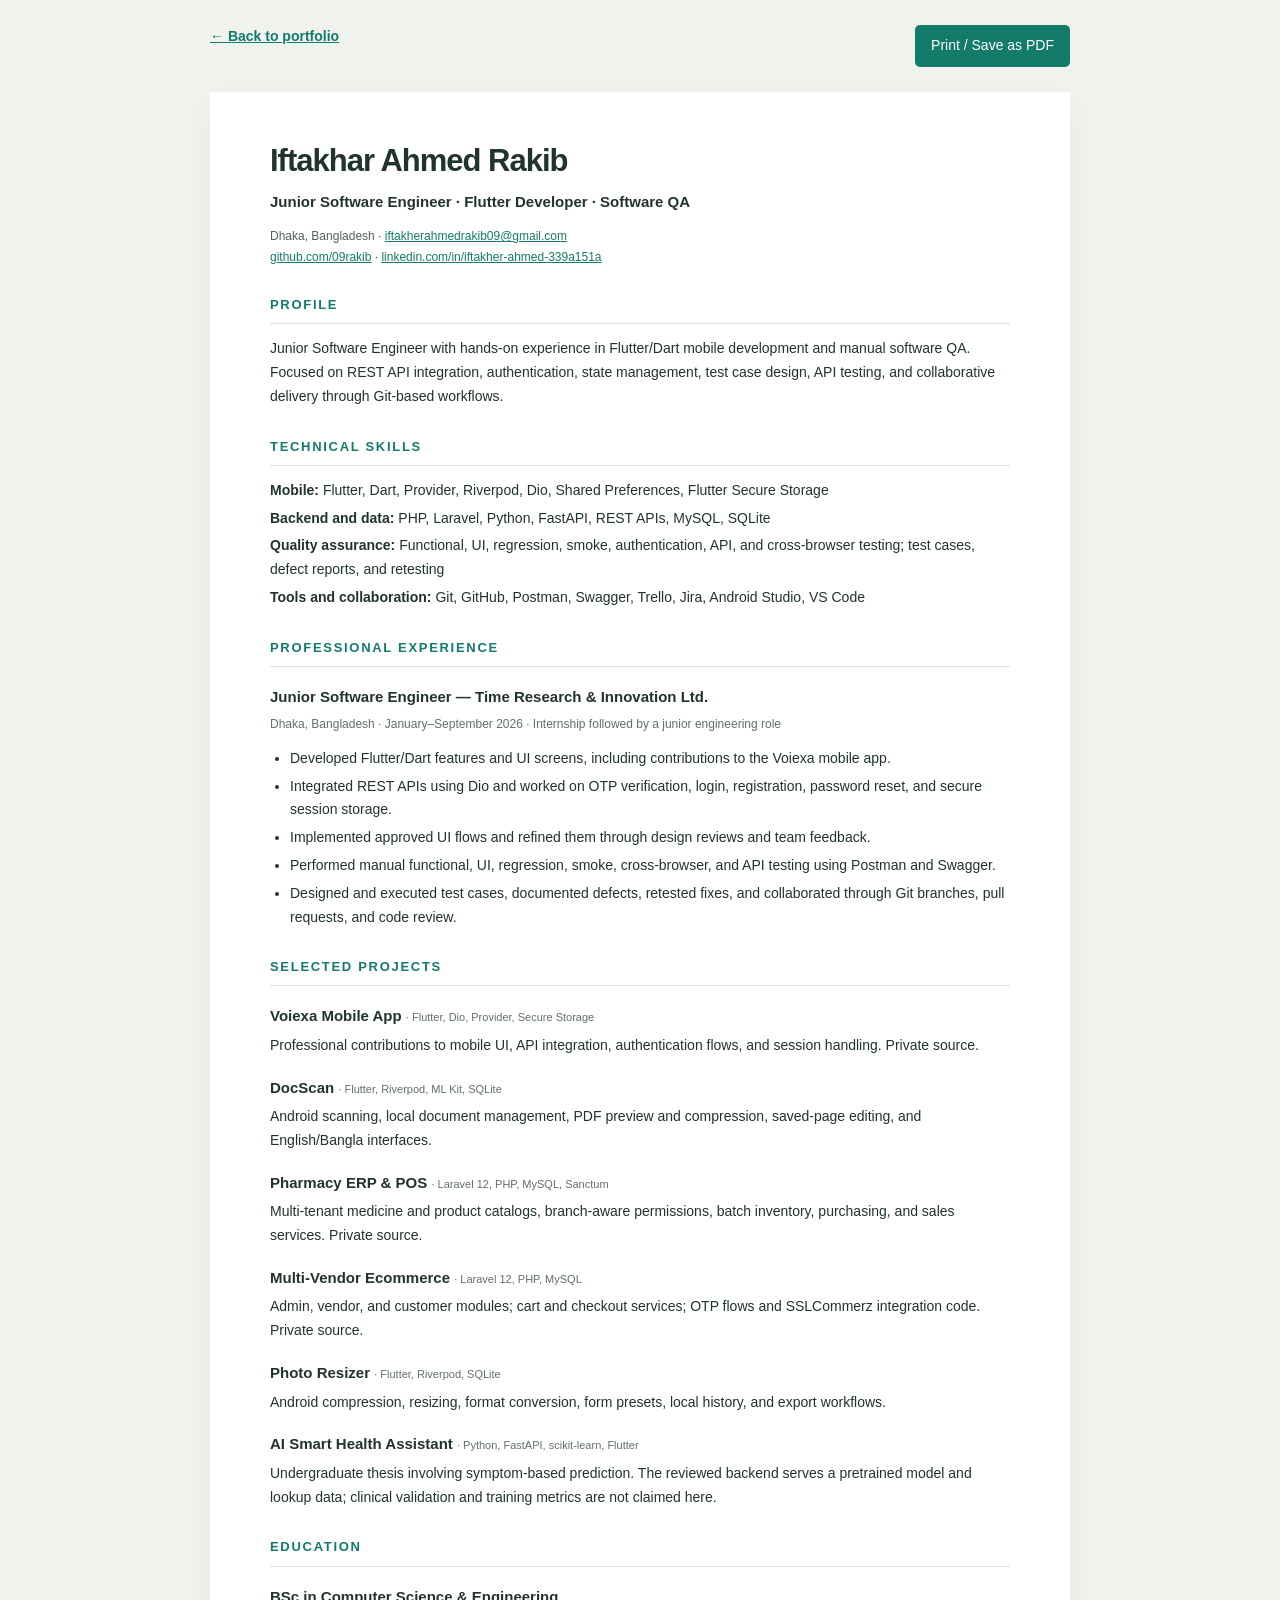
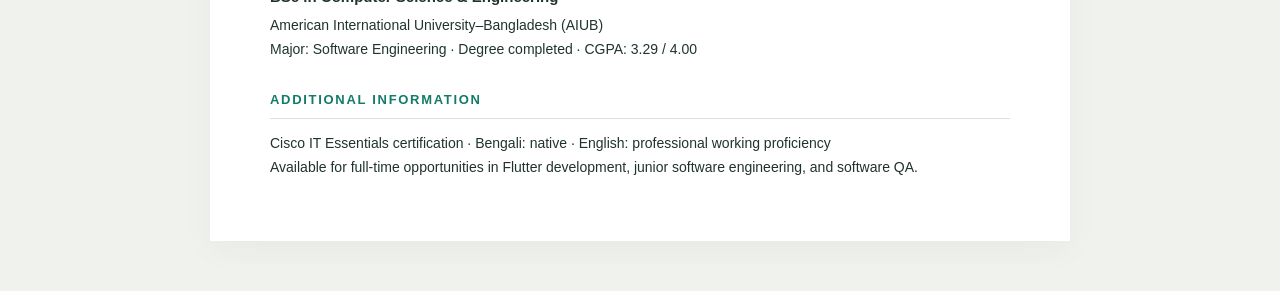
<file: resume.html>
<!doctype html>
<html lang="en"><head><meta charset="utf-8"><meta name="viewport" content="width=device-width, initial-scale=1"><meta name="description" content="Résumé of Iftakhar Ahmed Rakib — Junior Software Engineer, Flutter Developer and Software QA."><title>Résumé — Iftakhar Ahmed Rakib</title><link rel="icon" href="assets/mark.svg"><style>
*{box-sizing:border-box}body{margin:0;background:#f0f2ed;color:#20332e;font-family:"Segoe UI",Arial,sans-serif;font-size:14px;line-height:1.7}.toolbar{max-width:900px;margin:25px auto;display:flex;justify-content:space-between;padding:0 20px;gap:20px}.toolbar a{color:#137b69;font-weight:600}.toolbar button{border:0;background:#137b69;color:white;border-radius:5px;padding:9px 16px;cursor:pointer;font:inherit}.resume{max-width:860px;background:white;margin:0 auto 50px;padding:50px 60px;box-shadow:0 10px 30px #20332e0a}h1{font-size:31px;line-height:1.2;letter-spacing:-1px;margin:0 0 10px}h2{font-size:13px;letter-spacing:1.7px;color:#137b69;border-bottom:1px solid #dce2db;padding-bottom:7px;margin:27px 0 13px;text-transform:uppercase}h3{font-size:15px;margin:17px 0 3px}p{margin:5px 0 12px}.role{font-size:15px;font-weight:600}.contact{font-size:12px;color:#526158;overflow-wrap:anywhere}.contact a,a{color:#137b69}.muted{color:#617069;font-size:12px}ul{padding-left:20px;margin:8px 0 16px}li{margin:4px 0}.skills{padding:0;list-style:none}.skills strong{font-weight:650}.project{break-inside:avoid}.project h3 span{font-size:11px;color:#617069;font-weight:400}a:focus-visible,button:focus-visible{outline:3px solid #137b69;outline-offset:4px}@media(max-width:600px){.resume{padding:30px 25px;margin-bottom:0}h1{font-size:27px}.toolbar{margin:15px auto}.contact{font-size:11px}}@media print{@page{margin:16mm;size:A4}body{background:white;font-size:10pt;line-height:1.55}.toolbar{display:none}.resume{margin:0;padding:0;max-width:none;box-shadow:none}h1{font-size:23pt}h2{font-size:10pt;margin-top:18px;break-after:avoid}h3{break-after:avoid}a{color:#20332e;text-decoration:none}.role{font-size:11pt}.contact,.muted{font-size:9pt}.project{break-inside:avoid}li{margin:3px 0}}</style><script src="resume.js" defer></script></head><body>
<div class="toolbar"><a href="index.html">← Back to portfolio</a><button type="button" id="print-resume">Print / Save as PDF</button></div>
<main class="resume"><header><h1>Iftakhar Ahmed Rakib</h1><p class="role">Junior Software Engineer · Flutter Developer · Software QA</p><p class="contact">Dhaka, Bangladesh · <a href="mailto:iftakherahmedrakib09@gmail.com">iftakherahmedrakib09@gmail.com</a><br><a href="https://github.com/09rakib">github.com/09rakib</a> · <a href="https://www.linkedin.com/in/iftakher-ahmed-339a151a">linkedin.com/in/iftakher-ahmed-339a151a</a></p></header>
<section><h2>Profile</h2><p>Junior Software Engineer with hands-on experience in Flutter/Dart mobile development and manual software QA. Focused on REST API integration, authentication, state management, test case design, API testing, and collaborative delivery through Git-based workflows.</p></section>
<section><h2>Technical skills</h2><ul class="skills"><li><strong>Mobile:</strong> Flutter, Dart, Provider, Riverpod, Dio, Shared Preferences, Flutter Secure Storage</li><li><strong>Backend and data:</strong> PHP, Laravel, Python, FastAPI, REST APIs, MySQL, SQLite</li><li><strong>Quality assurance:</strong> Functional, UI, regression, smoke, authentication, API, and cross-browser testing; test cases, defect reports, and retesting</li><li><strong>Tools and collaboration:</strong> Git, GitHub, Postman, Swagger, Trello, Jira, Android Studio, VS Code</li></ul></section>
<section><h2>Professional experience</h2><h3>Junior Software Engineer — Time Research & Innovation Ltd.</h3><p class="muted">Dhaka, Bangladesh · January–September 2026 · Internship followed by a junior engineering role</p><ul><li>Developed Flutter/Dart features and UI screens, including contributions to the Voiexa mobile app.</li><li>Integrated REST APIs using Dio and worked on OTP verification, login, registration, password reset, and secure session storage.</li><li>Implemented approved UI flows and refined them through design reviews and team feedback.</li><li>Performed manual functional, UI, regression, smoke, cross-browser, and API testing using Postman and Swagger.</li><li>Designed and executed test cases, documented defects, retested fixes, and collaborated through Git branches, pull requests, and code review.</li></ul></section>
<section><h2>Selected projects</h2><div class="project"><h3>Voiexa Mobile App <span>· Flutter, Dio, Provider, Secure Storage</span></h3><p>Professional contributions to mobile UI, API integration, authentication flows, and session handling. Private source.</p></div><div class="project"><h3>DocScan <span>· Flutter, Riverpod, ML Kit, SQLite</span></h3><p>Android scanning, local document management, PDF preview and compression, saved-page editing, and English/Bangla interfaces.</p></div><div class="project"><h3>Pharmacy ERP & POS <span>· Laravel 12, PHP, MySQL, Sanctum</span></h3><p>Multi-tenant medicine and product catalogs, branch-aware permissions, batch inventory, purchasing, and sales services. Private source.</p></div><div class="project"><h3>Multi-Vendor Ecommerce <span>· Laravel 12, PHP, MySQL</span></h3><p>Admin, vendor, and customer modules; cart and checkout services; OTP flows and SSLCommerz integration code. Private source.</p></div><div class="project"><h3>Photo Resizer <span>· Flutter, Riverpod, SQLite</span></h3><p>Android compression, resizing, format conversion, form presets, local history, and export workflows.</p></div><div class="project"><h3>AI Smart Health Assistant <span>· Python, FastAPI, scikit-learn, Flutter</span></h3><p>Undergraduate thesis involving symptom-based prediction. The reviewed backend serves a pretrained model and lookup data; clinical validation and training metrics are not claimed here.</p></div></section>
<section><h2>Education</h2><h3>BSc in Computer Science & Engineering</h3><p>American International University–Bangladesh (AIUB)<br>Major: Software Engineering · Degree completed · CGPA: 3.29 / 4.00</p></section>
<section><h2>Additional information</h2><p>Cisco IT Essentials certification · Bengali: native · English: professional working proficiency<br>Available for full-time opportunities in Flutter development, junior software engineering, and software QA.</p></section>
</main></body></html>
</file>
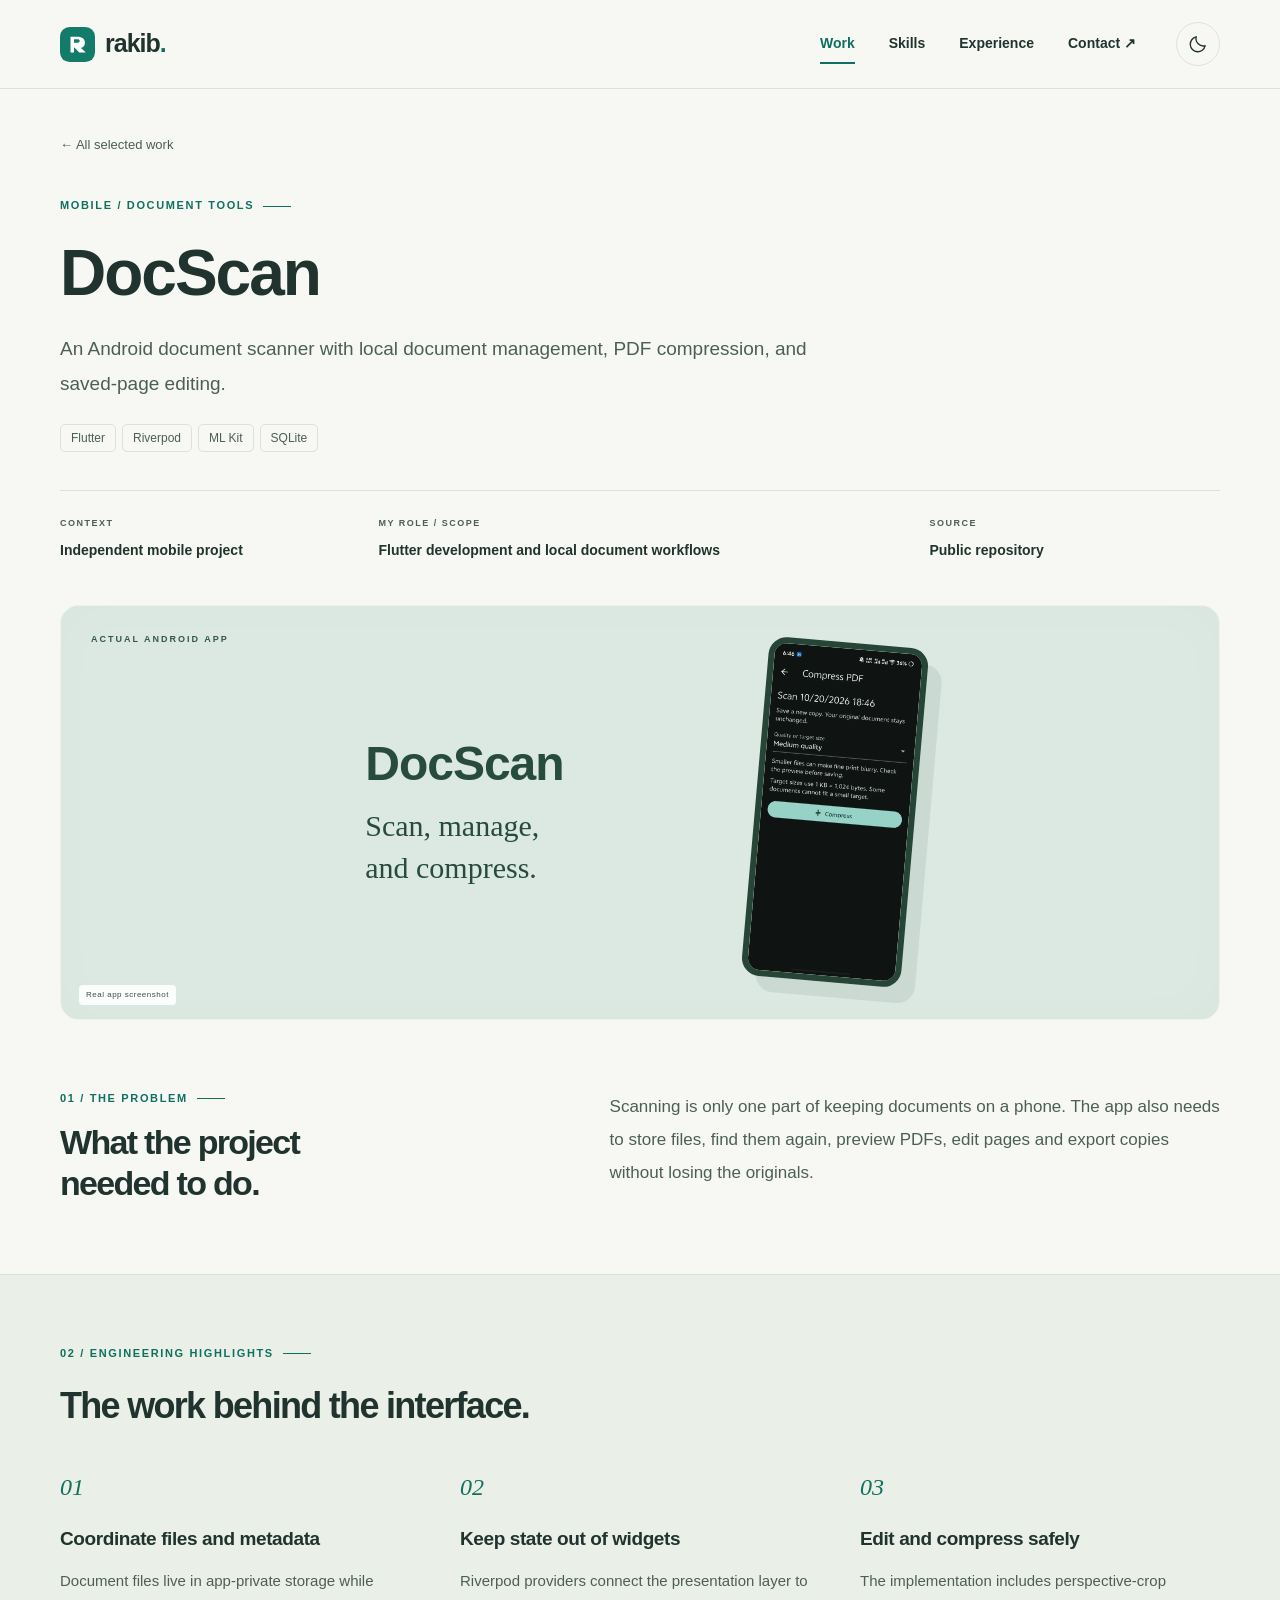
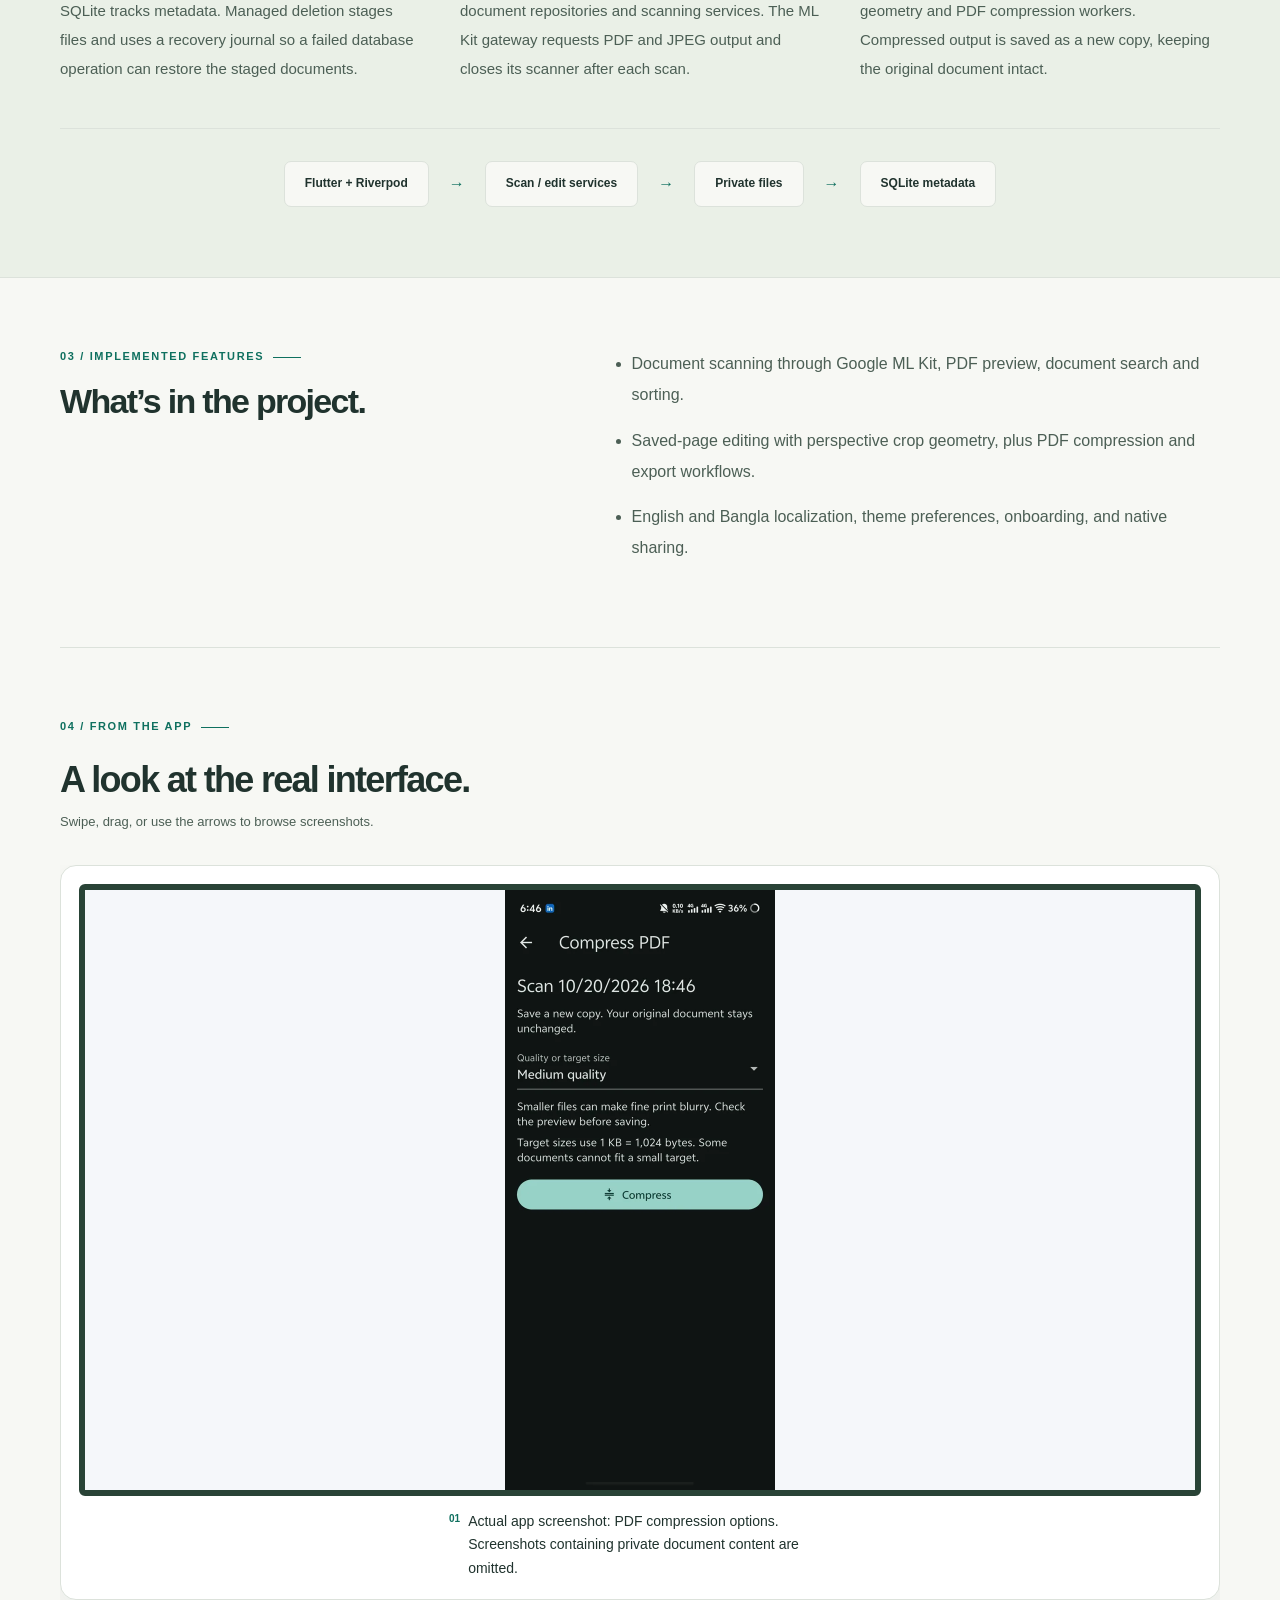
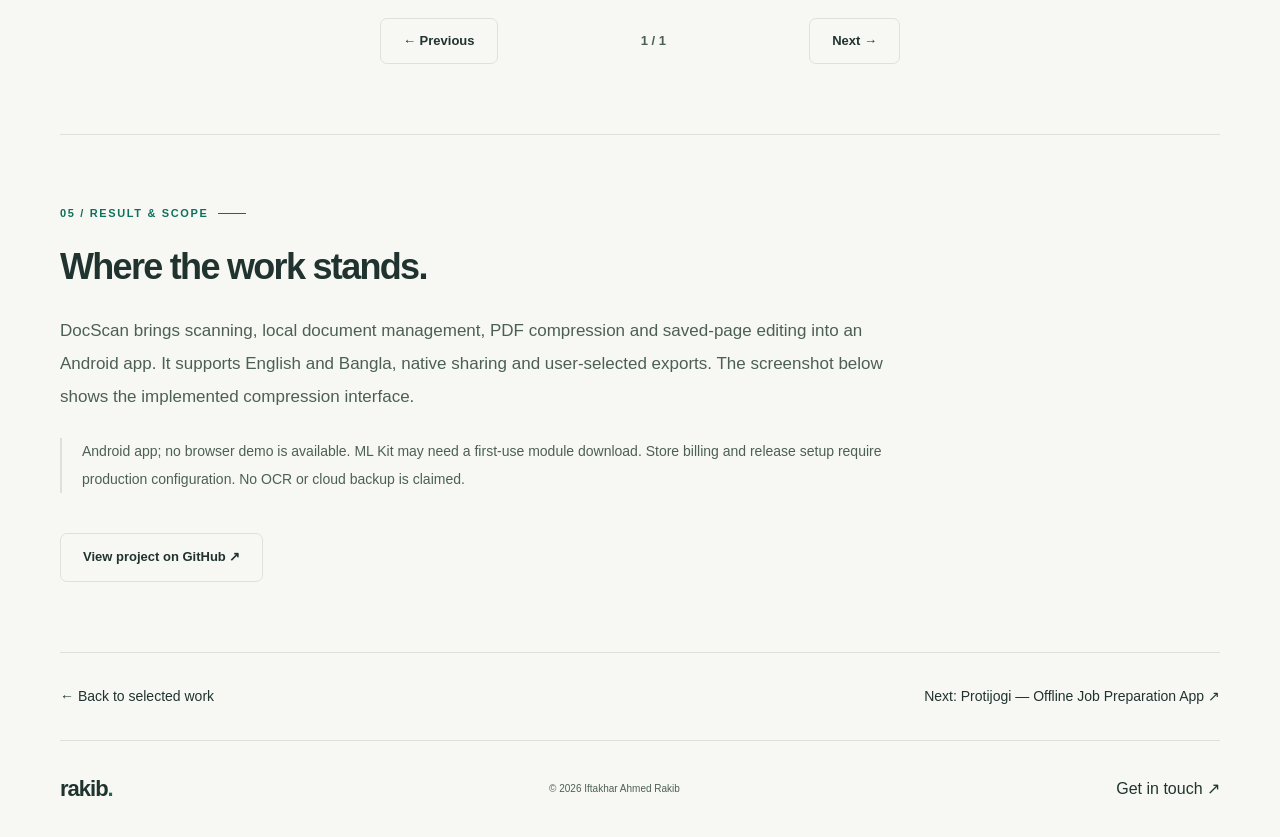
<file: projects/docscan.html>
<!doctype html><html lang="en" data-theme="light"><head><meta charset="utf-8"><meta name="viewport" content="width=device-width, initial-scale=1"><meta name="theme-color" content="#f7f8f4"><title>DocScan — Project Overview — Iftakhar Ahmed Rakib</title><meta name="description" content="An Android document scanner with local document management, PDF compression, and saved-page editing."><link rel="canonical" href="https://09rakib.github.io/projects/docscan.html"><meta property="og:title" content="DocScan — Project Overview"><meta property="og:description" content="An Android document scanner with local document management, PDF compression, and saved-page editing."><meta property="og:type" content="article"><meta property="og:url" content="https://09rakib.github.io/projects/docscan.html"><meta property="og:image" content="https://09rakib.github.io/assets/social-preview.png"><meta property="og:image:width" content="1200"><meta property="og:image:height" content="630"><meta property="og:image:alt" content="Iftakhar Ahmed Rakib — Flutter developer and software engineer"><meta name="twitter:card" content="summary_large_image"><link rel="icon" href="../assets/mark.svg" type="image/svg+xml"><link rel="stylesheet" href="../styles.css"><link rel="stylesheet" href="../polish.css"><link rel="stylesheet" href="../motion.css"><script src="../site.js" defer></script><script src="../motion.js" defer></script><script src="../case-gallery.js" defer></script></head><body><a class="skip-link" href="#main">Skip to content</a><header class="site-header"><div class="container header-inner"><a class="brand" href="../index.html" aria-label="Rakib, home"><img src="../assets/mark.svg" width="35" height="35" alt=""><span>rakib<span class="brand-dot">.</span></span></a><nav id="site-nav" aria-label="Main navigation"><a href="../index.html#work">Work</a><a href="../index.html#skills">Skills</a><a href="../index.html#experience">Experience</a><a href="../index.html#contact">Contact ↗</a></nav><div class="header-actions"><button id="theme-toggle" class="icon-button" type="button" aria-label="Switch theme"><svg viewBox="0 0 24 24" fill="none" stroke="currentColor" stroke-width="1.6" aria-hidden="true"><path d="M20.5 14.2A9 9 0 0 1 9.8 3.5a9 9 0 1 0 10.7 10.7Z"/></svg></button><button id="menu-toggle" class="icon-button menu-toggle" type="button" aria-expanded="false" aria-label="Open navigation" aria-controls="site-nav">☰</button></div></div></header><main id="main" class="case-main"><section class="container case-intro"><a class="back-link" href="../index.html#work">← All selected work</a><p class="eyebrow">MOBILE / DOCUMENT TOOLS</p><h1>DocScan</h1><p class="case-lead">An Android document scanner with local document management, PDF compression, and saved-page editing.</p><div class="tags"><span>Flutter</span><span>Riverpod</span><span>ML Kit</span><span>SQLite</span></div><div class="case-meta"><div><span>CONTEXT</span><strong>Independent mobile project</strong></div><div><span>MY ROLE / SCOPE</span><strong>Flutter development and local document workflows</strong></div><div><span>SOURCE</span><strong>Public repository</strong></div></div></section><div class="container"><div class="case-cover project-media"><div class="real-shot-composition"><span class="shot-note">ACTUAL ANDROID APP</span><div class="shot-description"><strong>DocScan</strong><span>Scan, manage,<br>and compress.</span></div><img class="cover-screenshot" src="../assets/screenshots/docscan-compression.webp" width="540" height="1200" alt="DocScan compression screen showing medium-quality selection and Compress action" loading="lazy" decoding="async"></div><span class="media-label">Real app screenshot</span></div></div><section class="container case-section case-overview"><div><p class="eyebrow">01 / THE PROBLEM</p><h2>What the project<br>needed to do.</h2></div><p>Scanning is only one part of keeping documents on a phone. The app also needs to store files, find them again, preview PDFs, edit pages and export copies without losing the originals.</p></section><section class="case-tinted"><div class="container case-section"><p class="eyebrow">02 / ENGINEERING HIGHLIGHTS</p><h2>The work behind the interface.</h2><div class="challenge-grid"><article><span class="challenge-index">01</span><h3>Coordinate files and metadata</h3><p>Document files live in app-private storage while SQLite tracks metadata. Managed deletion stages files and uses a recovery journal so a failed database operation can restore the staged documents.</p></article><article><span class="challenge-index">02</span><h3>Keep state out of widgets</h3><p>Riverpod providers connect the presentation layer to document repositories and scanning services. The ML Kit gateway requests PDF and JPEG output and closes its scanner after each scan.</p></article><article><span class="challenge-index">03</span><h3>Edit and compress safely</h3><p>The implementation includes perspective-crop geometry and PDF compression workers. Compressed output is saved as a new copy, keeping the original document intact.</p></article></div><div class="architecture-flow" aria-label="Project architecture"><span>Flutter + Riverpod</span><i aria-hidden="true">→</i><span>Scan / edit services</span><i aria-hidden="true">→</i><span>Private files</span><i aria-hidden="true">→</i><span>SQLite metadata</span></div></div></section><section class="container case-section case-overview"><div><p class="eyebrow">03 / IMPLEMENTED FEATURES</p><h2>What’s in the project.</h2></div><ul class="case-features"><li>Document scanning through Google ML Kit, PDF preview, document search and sorting.</li><li>Saved-page editing with perspective crop geometry, plus PDF compression and export workflows.</li><li>English and Bangla localization, theme preferences, onboarding, and native sharing.</li></ul></section><section class="container case-section case-gallery"><p class="eyebrow">04 / FROM THE APP</p><h2>A look at the real interface.</h2><p class="carousel-hint">Swipe, drag, or use the arrows to browse screenshots.</p><div class="case-carousel" data-case-carousel><div class="project-screen-grid" tabindex="0" role="region" aria-roledescription="carousel" aria-label="DocScan project screenshots"><figure role="group" aria-roledescription="slide" aria-label="1 of 1"><img src="../assets/screenshots/docscan-compression.webp" width="540" height="1200" loading="lazy" alt="DocScan compression screen showing medium-quality selection and Compress action"><figcaption><span>01</span>Actual app screenshot: PDF compression options. Screenshots containing private document content are omitted.</figcaption></figure></div><div class="case-carousel-controls"><button class="button button-outline" type="button" data-slide="previous" aria-label="Previous screenshot">← Previous</button><span data-slide-position role="status" aria-live="polite">1 / 1</span><button class="button button-outline" type="button" data-slide="next" aria-label="Next screenshot">Next →</button></div></div></section><section class="container case-section case-result"><p class="eyebrow">05 / RESULT & SCOPE</p><h2>Where the work stands.</h2><p>DocScan brings scanning, local document management, PDF compression and saved-page editing into an Android app. It supports English and Bangla, native sharing and user-selected exports. The screenshot below shows the implemented compression interface.</p><p class="scope-note">Android app; no browser demo is available. ML Kit may need a first-use module download. Store billing and release setup require production configuration. No OCR or cloud backup is claimed.</p><a class="button button-outline" href="https://github.com/09rakib/Document-Scanner" target="_blank" rel="noopener noreferrer">View project on GitHub ↗</a></section><div class="container case-next"><a href="../index.html#work">← Back to selected work</a><a href="protijogi.html">Next: Protijogi — Offline Job Preparation App ↗</a></div></main><footer class="container footer"><a class="brand" href="../index.html">rakib<span class="brand-dot">.</span></a><p>© <span id="year">2026</span> Iftakhar Ahmed Rakib</p><a href="../index.html#contact">Get in touch ↗</a></footer></body></html>
</file>
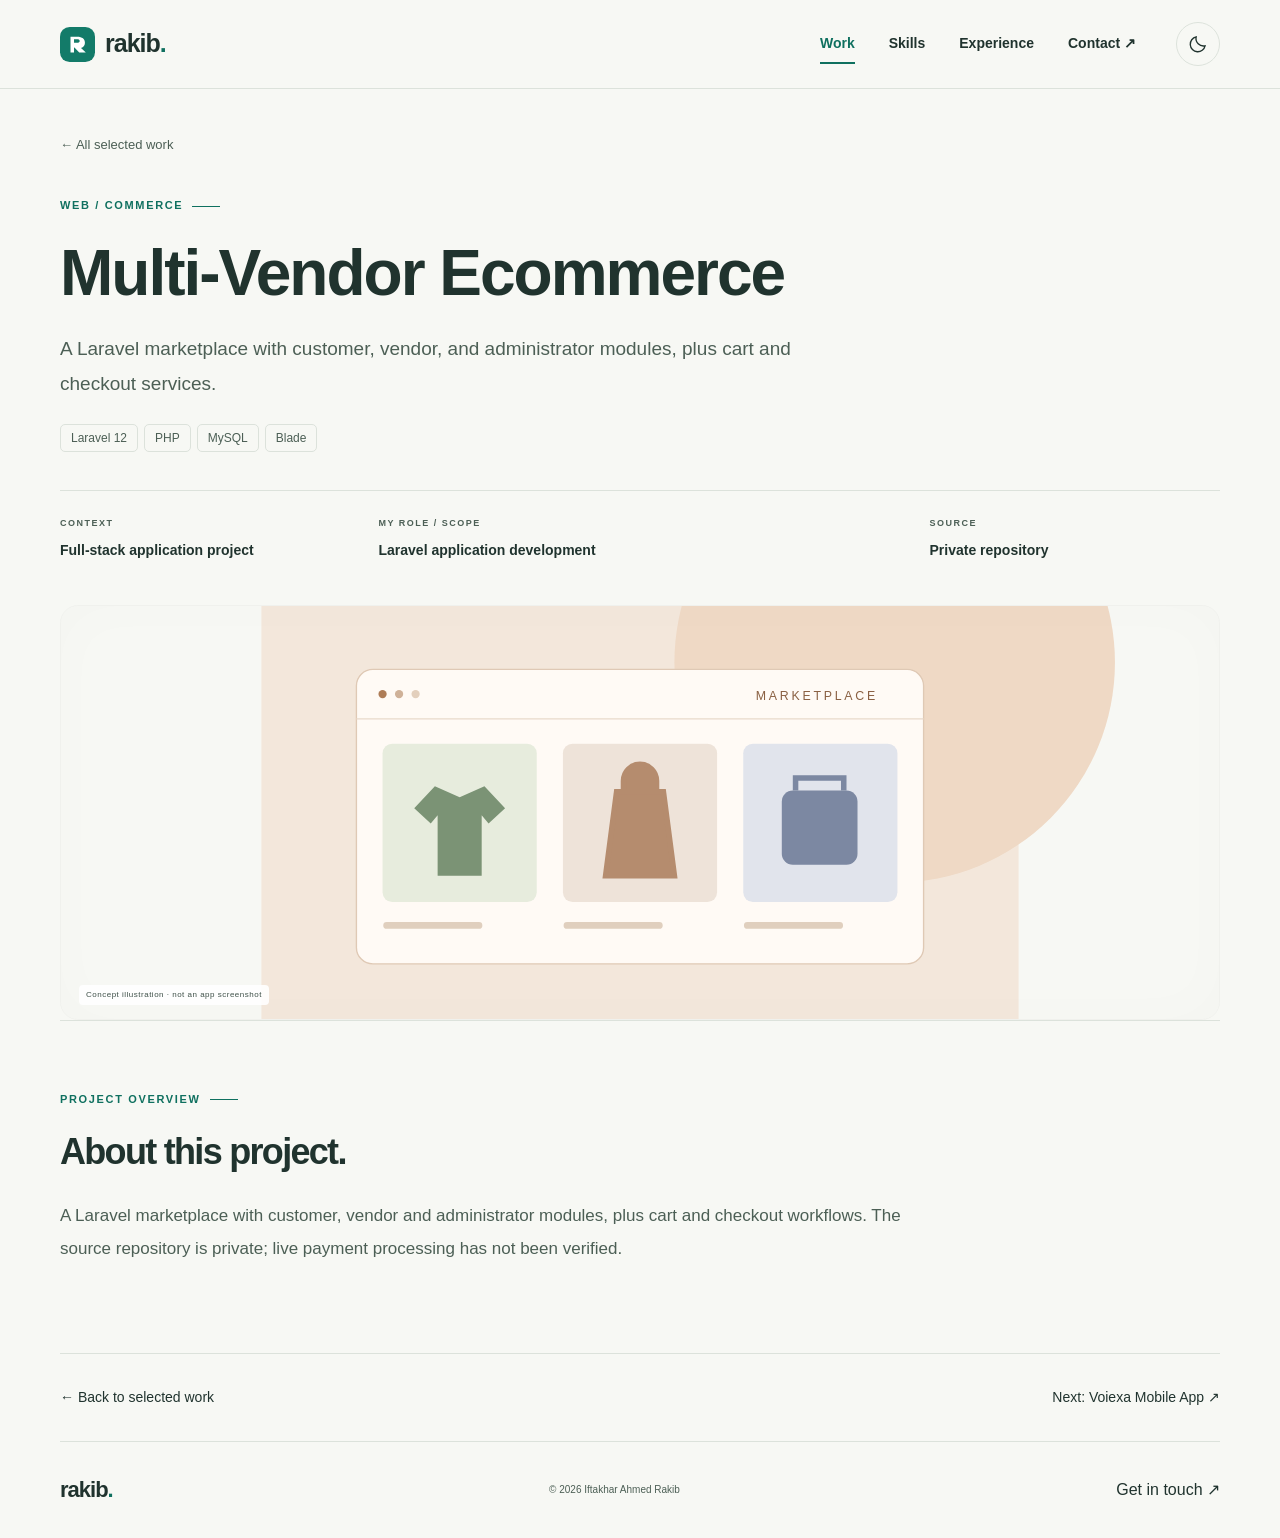
<file: projects/ecommerce.html>
<!doctype html><html lang="en" data-theme="light"><head><meta charset="utf-8"><meta name="viewport" content="width=device-width, initial-scale=1"><meta name="theme-color" content="#f7f8f4"><title>Multi-Vendor Ecommerce — Project Overview — Iftakhar Ahmed Rakib</title><meta name="description" content="A Laravel marketplace with customer, vendor, and administrator modules, plus cart and checkout services."><link rel="canonical" href="https://09rakib.github.io/projects/ecommerce.html"><meta property="og:title" content="Multi-Vendor Ecommerce — Project Overview"><meta property="og:description" content="A Laravel marketplace with customer, vendor, and administrator modules, plus cart and checkout services."><meta property="og:type" content="article"><meta property="og:url" content="https://09rakib.github.io/projects/ecommerce.html"><meta property="og:image" content="https://09rakib.github.io/assets/social-preview.png"><meta property="og:image:width" content="1200"><meta property="og:image:height" content="630"><meta property="og:image:alt" content="Iftakhar Ahmed Rakib — Flutter developer and software engineer"><meta name="twitter:card" content="summary_large_image"><link rel="icon" href="../assets/mark.svg" type="image/svg+xml"><link rel="stylesheet" href="../styles.css"><link rel="stylesheet" href="../polish.css"><link rel="stylesheet" href="../motion.css"><script src="../site.js" defer></script><script src="../motion.js" defer></script><script src="../case-gallery.js" defer></script></head><body><a class="skip-link" href="#main">Skip to content</a><header class="site-header"><div class="container header-inner"><a class="brand" href="../index.html" aria-label="Rakib, home"><img src="../assets/mark.svg" width="35" height="35" alt=""><span>rakib<span class="brand-dot">.</span></span></a><nav id="site-nav" aria-label="Main navigation"><a href="../index.html#work">Work</a><a href="../index.html#skills">Skills</a><a href="../index.html#experience">Experience</a><a href="../index.html#contact">Contact ↗</a></nav><div class="header-actions"><button id="theme-toggle" class="icon-button" type="button" aria-label="Switch theme"><svg viewBox="0 0 24 24" fill="none" stroke="currentColor" stroke-width="1.6" aria-hidden="true"><path d="M20.5 14.2A9 9 0 0 1 9.8 3.5a9 9 0 1 0 10.7 10.7Z"/></svg></button><button id="menu-toggle" class="icon-button menu-toggle" type="button" aria-expanded="false" aria-label="Open navigation" aria-controls="site-nav">☰</button></div></div></header><main id="main" class="case-main"><section class="container case-intro"><a class="back-link" href="../index.html#work">← All selected work</a><p class="eyebrow">WEB / COMMERCE</p><h1>Multi-Vendor Ecommerce</h1><p class="case-lead">A Laravel marketplace with customer, vendor, and administrator modules, plus cart and checkout services.</p><div class="tags"><span>Laravel 12</span><span>PHP</span><span>MySQL</span><span>Blade</span></div><div class="case-meta"><div><span>CONTEXT</span><strong>Full-stack application project</strong></div><div><span>MY ROLE / SCOPE</span><strong>Laravel application development</strong></div><div><span>SOURCE</span><strong>Private repository</strong></div></div></section><div class="container"><div class="case-cover project-media"><svg viewBox="0 0 550 300" xmlns="http://www.w3.org/2000/svg" aria-hidden="true" focusable="false"><defs></defs><rect width="550" height="300" fill="#f3e7db"/><circle cx="460" cy="41" r="160" fill="#efd9c5"/><rect x="69" y="46" width="412" height="214" rx="12" fill="#fffaf5" stroke="#dfc9b5"/><path d="M69 82h412" stroke="#e9dacb"/><circle cx="88" cy="64" r="3" fill="#ae7c56"/><circle cx="100" cy="64" r="3" fill="#cfb198"/><circle cx="112" cy="64" r="3" fill="#e3cfbc"/><text x="359" y="68" fill="#8a6042" font-family="Segoe UI,sans-serif" font-size="9" letter-spacing="2">MARKETPLACE</text><rect x="88" y="100" width="112" height="115" rx="7" fill="#e7ecdd"/><rect x="219" y="100" width="112" height="115" rx="7" fill="#eee3d9"/><rect x="350" y="100" width="112" height="115" rx="7" fill="#e1e4ec"/><path d="m126 131 18 8 18-8 15 16-12 11-5-6v44h-32v-44l-5 6-12-11Z" fill="#7b9375"/><path d="M258 135h34l8 61h-50zM263 135v-8a12 12 0 0 1 24 0v8" fill="#b58c6e" stroke="#b58c6e" stroke-width="4"/><rect x="378" y="134" width="55" height="54" rx="8" fill="#7c88a2"/><path d="M388 134v-9h35v9" fill="none" stroke="#7c88a2" stroke-width="4"/><g stroke="#e0cfbe" stroke-width="5" stroke-linecap="round"><path d="M91 232h67M222 232h67M353 232h67"/></g></svg><span class="media-label">Concept illustration · not an app screenshot</span></div></div><section class="container case-section case-result"><p class="eyebrow">PROJECT OVERVIEW</p><h2>About this project.</h2><p>A Laravel marketplace with customer, vendor and administrator modules, plus cart and checkout workflows. The source repository is private; live payment processing has not been verified.</p></section><div class="container case-next"><a href="../index.html#work">← Back to selected work</a><a href="voiexa.html">Next: Voiexa Mobile App ↗</a></div></main><footer class="container footer"><a class="brand" href="../index.html">rakib<span class="brand-dot">.</span></a><p>© <span id="year">2026</span> Iftakhar Ahmed Rakib</p><a href="../index.html#contact">Get in touch ↗</a></footer></body></html>
</file>
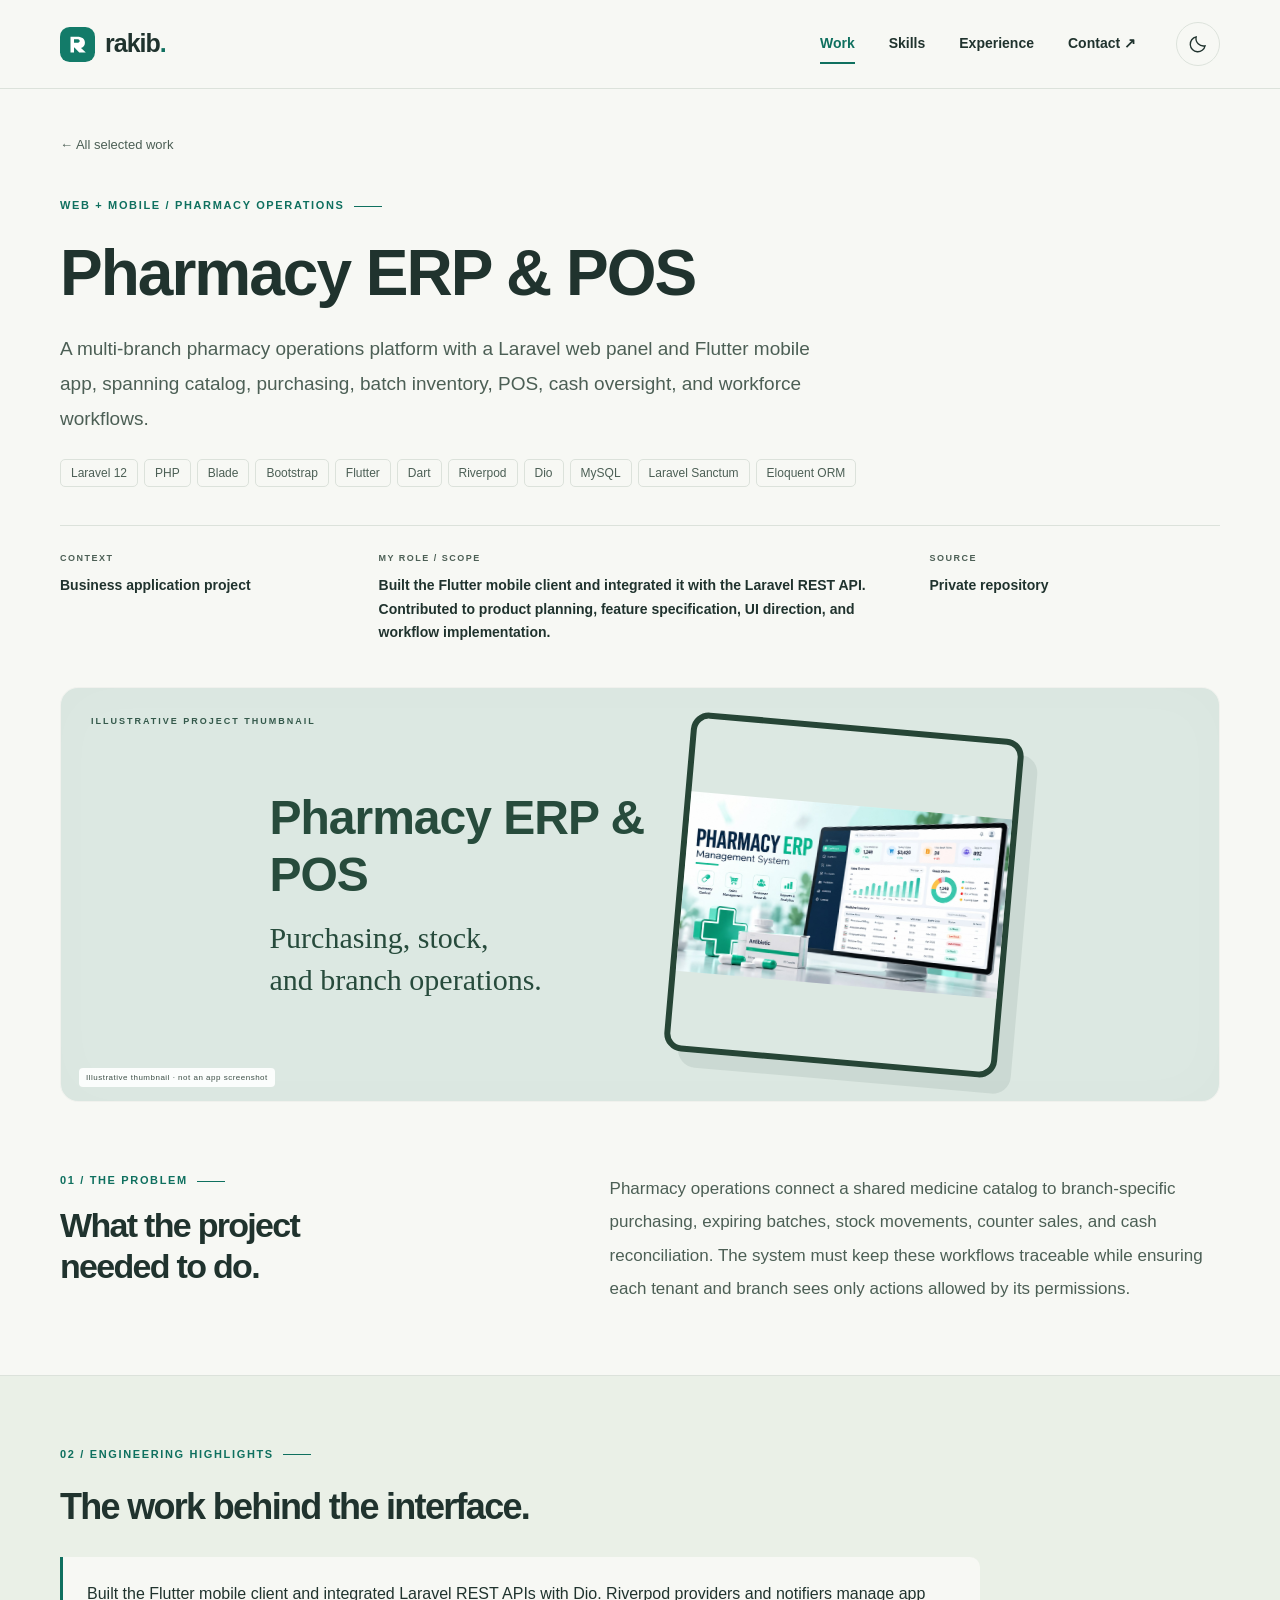
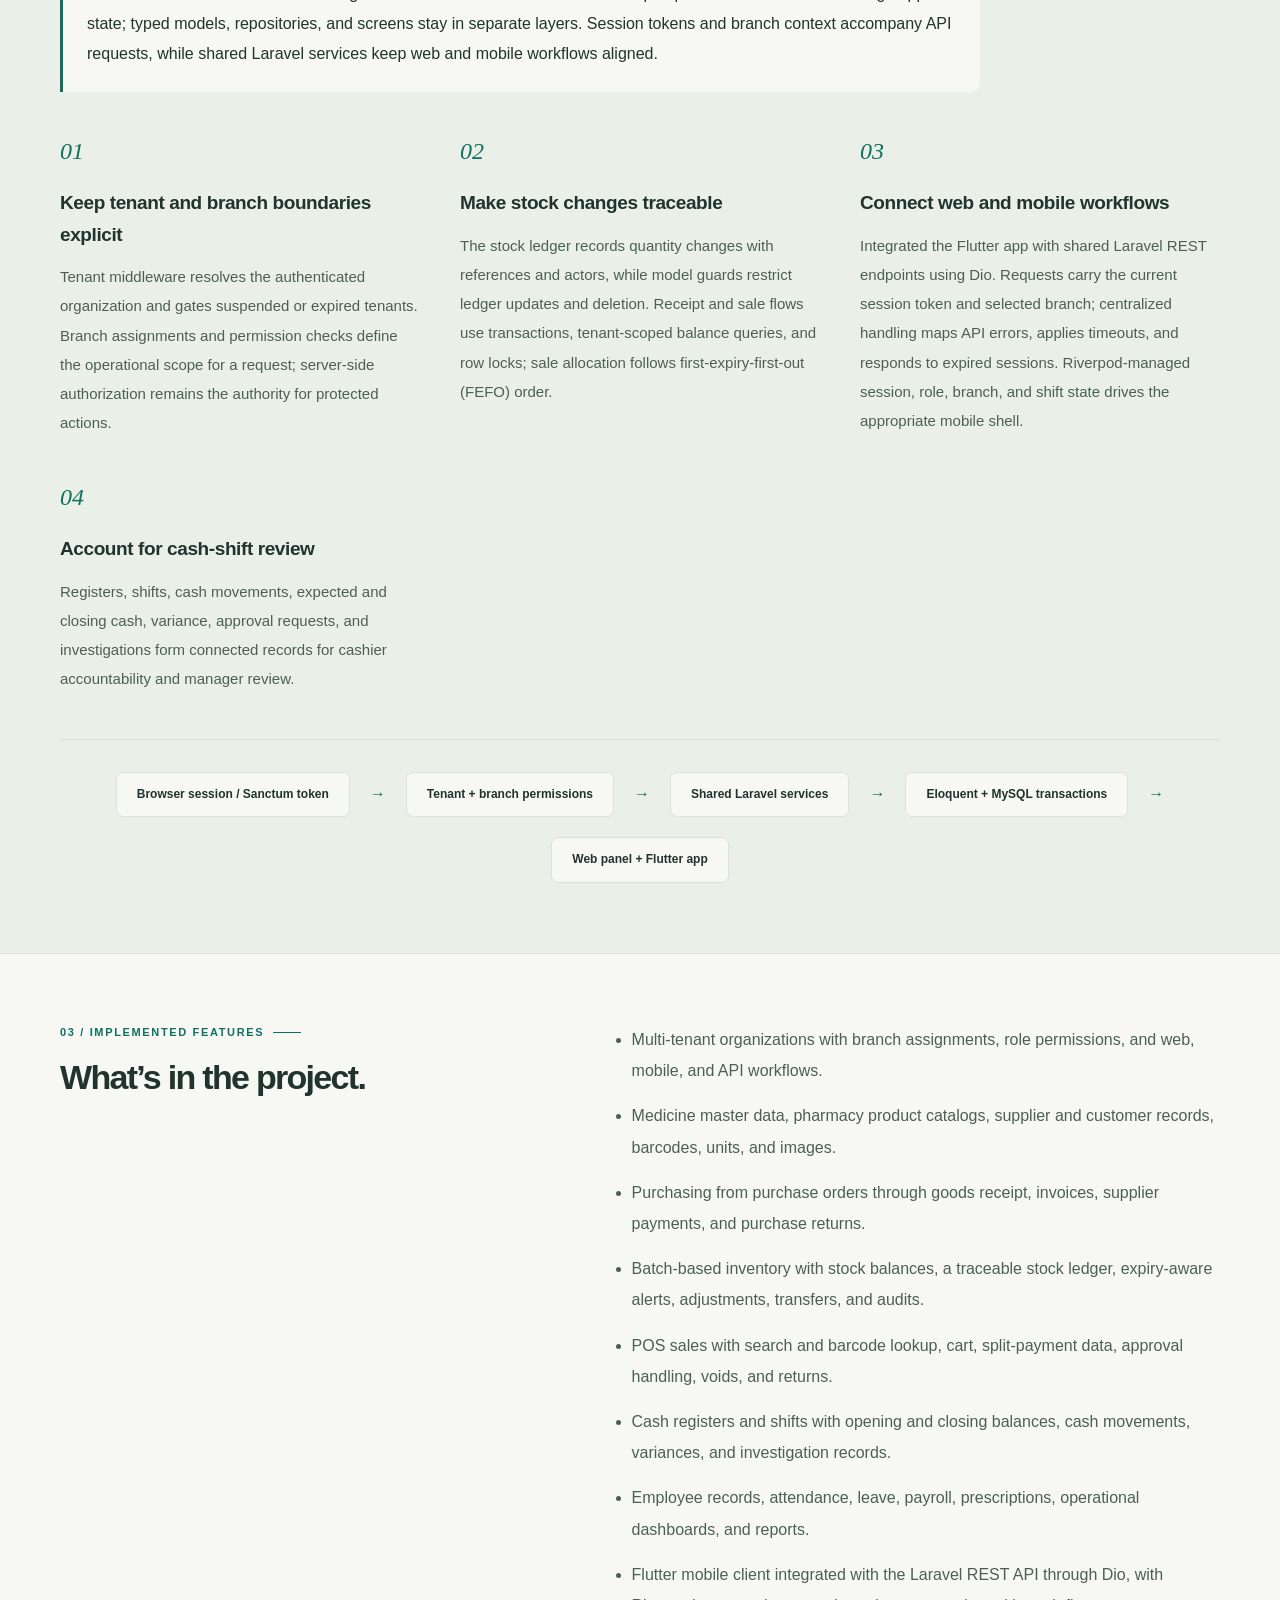
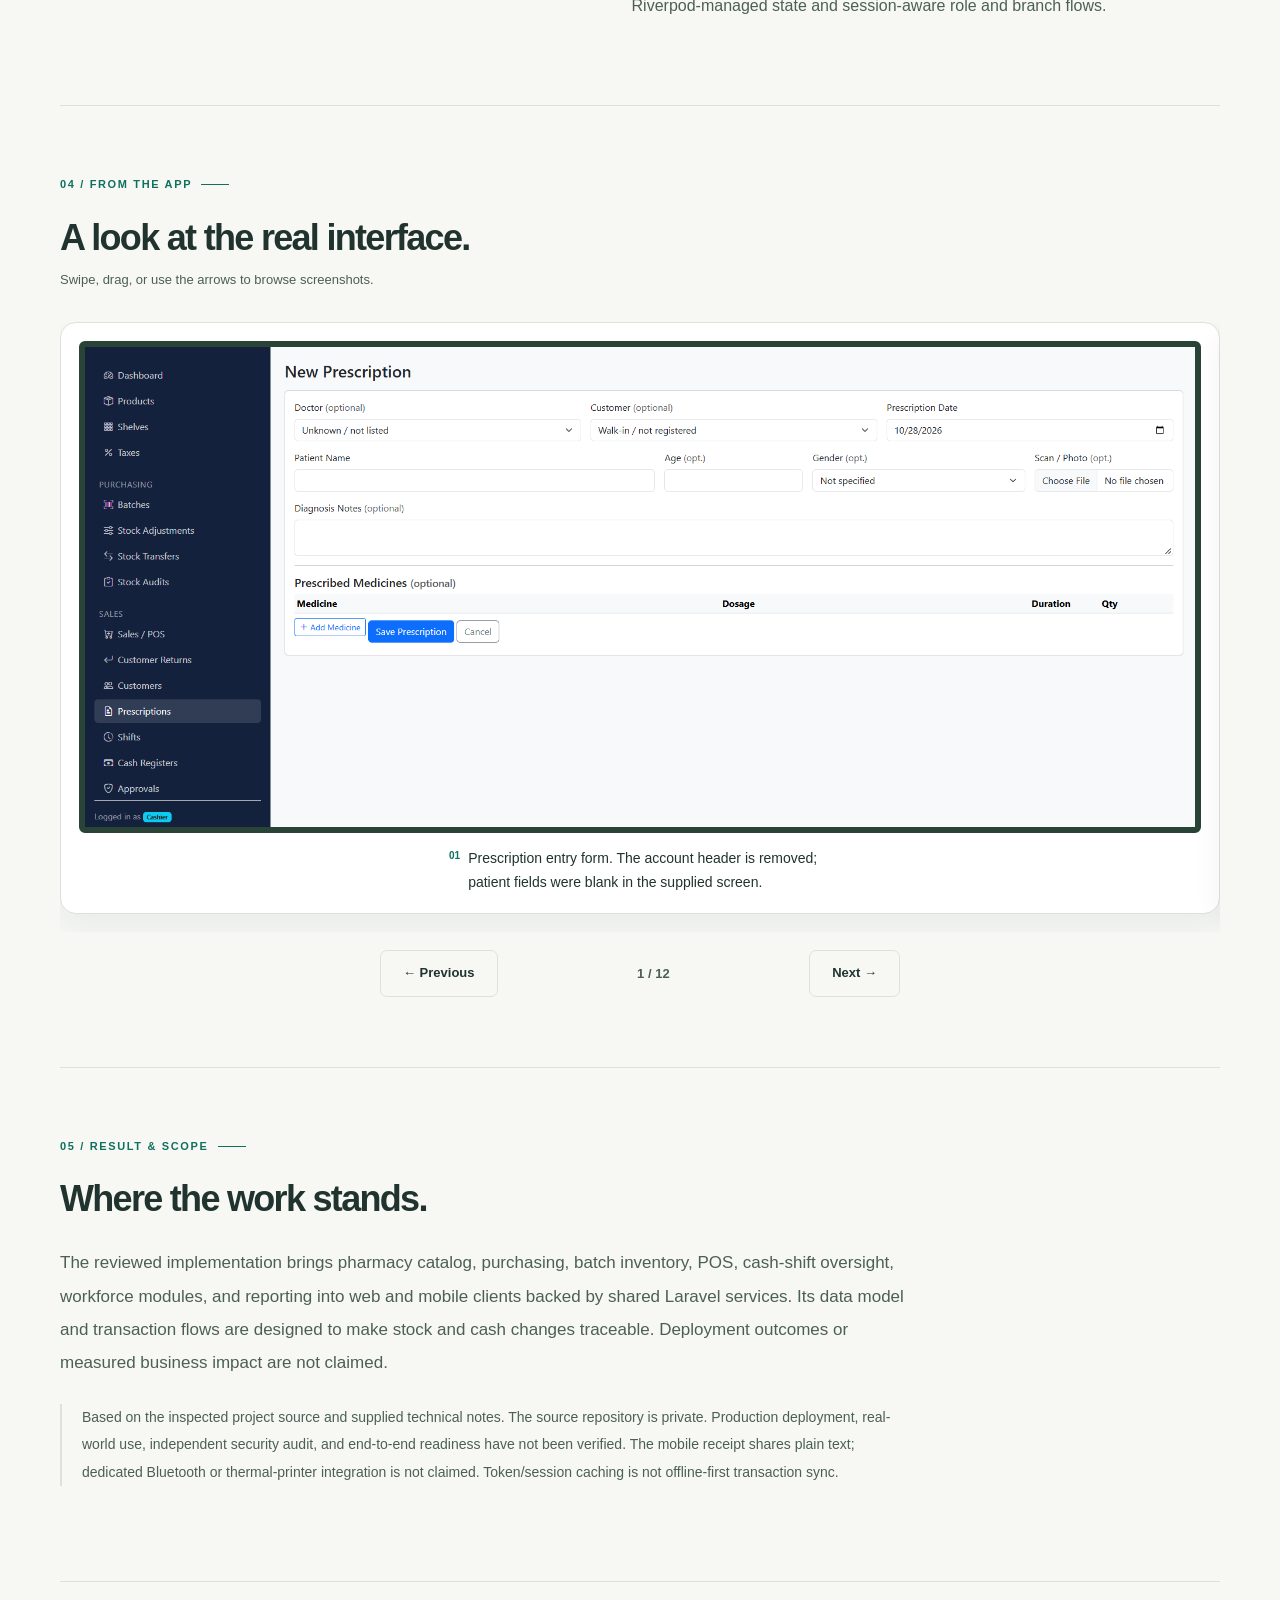
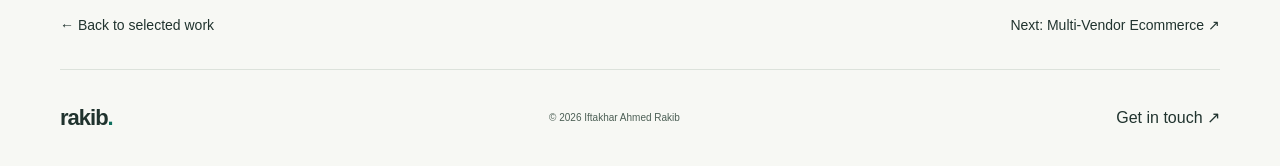
<file: projects/pharmacy.html>
<!doctype html><html lang="en" data-theme="light"><head><meta charset="utf-8"><meta name="viewport" content="width=device-width, initial-scale=1"><meta name="theme-color" content="#f7f8f4"><title>Pharmacy ERP &amp; POS — Project Overview — Iftakhar Ahmed Rakib</title><meta name="description" content="A multi-branch pharmacy operations platform with a Laravel web panel and Flutter mobile app, spanning catalog, purchasing, batch inventory, POS, cash oversight, and workforce workflows."><link rel="canonical" href="https://09rakib.github.io/projects/pharmacy.html"><meta property="og:title" content="Pharmacy ERP &amp; POS — Project Overview"><meta property="og:description" content="A multi-branch pharmacy operations platform with a Laravel web panel and Flutter mobile app, spanning catalog, purchasing, batch inventory, POS, cash oversight, and workforce workflows."><meta property="og:type" content="article"><meta property="og:url" content="https://09rakib.github.io/projects/pharmacy.html"><meta property="og:image" content="https://09rakib.github.io/assets/social-preview.png"><meta property="og:image:width" content="1200"><meta property="og:image:height" content="630"><meta property="og:image:alt" content="Iftakhar Ahmed Rakib — Flutter developer and software engineer"><meta name="twitter:card" content="summary_large_image"><link rel="icon" href="../assets/mark.svg" type="image/svg+xml"><link rel="stylesheet" href="../styles.css"><link rel="stylesheet" href="../polish.css"><link rel="stylesheet" href="../motion.css"><script src="../site.js" defer></script><script src="../motion.js" defer></script><script src="../case-gallery.js" defer></script></head><body><a class="skip-link" href="#main">Skip to content</a><header class="site-header"><div class="container header-inner"><a class="brand" href="../index.html" aria-label="Rakib, home"><img src="../assets/mark.svg" width="35" height="35" alt=""><span>rakib<span class="brand-dot">.</span></span></a><nav id="site-nav" aria-label="Main navigation"><a href="../index.html#work">Work</a><a href="../index.html#skills">Skills</a><a href="../index.html#experience">Experience</a><a href="../index.html#contact">Contact ↗</a></nav><div class="header-actions"><button id="theme-toggle" class="icon-button" type="button" aria-label="Switch theme"><svg viewBox="0 0 24 24" fill="none" stroke="currentColor" stroke-width="1.6" aria-hidden="true"><path d="M20.5 14.2A9 9 0 0 1 9.8 3.5a9 9 0 1 0 10.7 10.7Z"/></svg></button><button id="menu-toggle" class="icon-button menu-toggle" type="button" aria-expanded="false" aria-label="Open navigation" aria-controls="site-nav">☰</button></div></div></header><main id="main" class="case-main"><section class="container case-intro"><a class="back-link" href="../index.html#work">← All selected work</a><p class="eyebrow">WEB + MOBILE / PHARMACY OPERATIONS</p><h1>Pharmacy ERP &amp; POS</h1><p class="case-lead">A multi-branch pharmacy operations platform with a Laravel web panel and Flutter mobile app, spanning catalog, purchasing, batch inventory, POS, cash oversight, and workforce workflows.</p><div class="tags"><span>Laravel 12</span><span>PHP</span><span>Blade</span><span>Bootstrap</span><span>Flutter</span><span>Dart</span><span>Riverpod</span><span>Dio</span><span>MySQL</span><span>Laravel Sanctum</span><span>Eloquent ORM</span></div><div class="case-meta"><div><span>CONTEXT</span><strong>Business application project</strong></div><div><span>MY ROLE / SCOPE</span><strong>Built the Flutter mobile client and integrated it with the Laravel REST API. Contributed to product planning, feature specification, UI direction, and workflow implementation.</strong></div><div><span>SOURCE</span><strong>Private repository</strong></div></div></section><div class="container"><div class="case-cover project-media"><div class="real-shot-composition illustrative-cover"><span class="shot-note">ILLUSTRATIVE PROJECT THUMBNAIL</span><div class="shot-description"><strong>Pharmacy ERP &amp; POS</strong><span>Purchasing, stock,<br>and branch operations.</span></div><img class="cover-screenshot" src="../assets/screenshots/pharmacy-erp-thumbnail.jpg" width="1440" height="810" alt="Illustrative Pharmacy ERP management system banner with an inventory dashboard concept" loading="lazy" decoding="async"></div><span class="media-label">Illustrative thumbnail · not an app screenshot</span></div></div><section class="container case-section case-overview"><div><p class="eyebrow">01 / THE PROBLEM</p><h2>What the project<br>needed to do.</h2></div><p>Pharmacy operations connect a shared medicine catalog to branch-specific purchasing, expiring batches, stock movements, counter sales, and cash reconciliation. The system must keep these workflows traceable while ensuring each tenant and branch sees only actions allowed by its permissions.</p></section><section class="case-tinted"><div class="container case-section"><p class="eyebrow">02 / ENGINEERING HIGHLIGHTS</p><h2>The work behind the interface.</h2><p class="engineering-highlight">Built the Flutter mobile client and integrated Laravel REST APIs with Dio. Riverpod providers and notifiers manage app state; typed models, repositories, and screens stay in separate layers. Session tokens and branch context accompany API requests, while shared Laravel services keep web and mobile workflows aligned.</p><div class="challenge-grid"><article><span class="challenge-index">01</span><h3>Keep tenant and branch boundaries explicit</h3><p>Tenant middleware resolves the authenticated organization and gates suspended or expired tenants. Branch assignments and permission checks define the operational scope for a request; server-side authorization remains the authority for protected actions.</p></article><article><span class="challenge-index">02</span><h3>Make stock changes traceable</h3><p>The stock ledger records quantity changes with references and actors, while model guards restrict ledger updates and deletion. Receipt and sale flows use transactions, tenant-scoped balance queries, and row locks; sale allocation follows first-expiry-first-out (FEFO) order.</p></article><article><span class="challenge-index">03</span><h3>Connect web and mobile workflows</h3><p>Integrated the Flutter app with shared Laravel REST endpoints using Dio. Requests carry the current session token and selected branch; centralized handling maps API errors, applies timeouts, and responds to expired sessions. Riverpod-managed session, role, branch, and shift state drives the appropriate mobile shell.</p></article><article><span class="challenge-index">04</span><h3>Account for cash-shift review</h3><p>Registers, shifts, cash movements, expected and closing cash, variance, approval requests, and investigations form connected records for cashier accountability and manager review.</p></article></div><div class="architecture-flow" aria-label="Project architecture"><span>Browser session / Sanctum token</span><i aria-hidden="true">→</i><span>Tenant + branch permissions</span><i aria-hidden="true">→</i><span>Shared Laravel services</span><i aria-hidden="true">→</i><span>Eloquent + MySQL transactions</span><i aria-hidden="true">→</i><span>Web panel + Flutter app</span></div></div></section><section class="container case-section case-overview"><div><p class="eyebrow">03 / IMPLEMENTED FEATURES</p><h2>What’s in the project.</h2></div><ul class="case-features"><li>Multi-tenant organizations with branch assignments, role permissions, and web, mobile, and API workflows.</li><li>Medicine master data, pharmacy product catalogs, supplier and customer records, barcodes, units, and images.</li><li>Purchasing from purchase orders through goods receipt, invoices, supplier payments, and purchase returns.</li><li>Batch-based inventory with stock balances, a traceable stock ledger, expiry-aware alerts, adjustments, transfers, and audits.</li><li>POS sales with search and barcode lookup, cart, split-payment data, approval handling, voids, and returns.</li><li>Cash registers and shifts with opening and closing balances, cash movements, variances, and investigation records.</li><li>Employee records, attendance, leave, payroll, prescriptions, operational dashboards, and reports.</li><li>Flutter mobile client integrated with the Laravel REST API through Dio, with Riverpod-managed state and session-aware role and branch flows.</li></ul></section><section class="container case-section case-gallery"><p class="eyebrow">04 / FROM THE APP</p><h2>A look at the real interface.</h2><p class="carousel-hint">Swipe, drag, or use the arrows to browse screenshots.</p><div class="case-carousel" data-case-carousel><div class="project-screen-grid" tabindex="0" role="region" aria-roledescription="carousel" aria-label="Pharmacy ERP &amp; POS project screenshots"><figure role="group" aria-roledescription="slide" aria-label="1 of 12"><img src="../assets/screenshots/pharmacy-prescription.png" width="1897" height="820" loading="lazy" alt="Pharmacy ERP prescription entry form with doctor and customer selectors, patient fields, diagnosis notes, and prescribed medicine rows"><figcaption><span>01</span>Prescription entry form. The account header is removed; patient fields were blank in the supplied screen.</figcaption></figure><figure role="group" aria-roledescription="slide" aria-label="2 of 12"><img src="../assets/screenshots/pharmacy-sales.png" width="1897" height="822" loading="lazy" alt="Pharmacy ERP sales list with invoice search, status filters, and transaction table"><figcaption><span>02</span>Sales list and invoice filters. Customer names and transaction rows are redacted for privacy.</figcaption></figure><figure role="group" aria-roledescription="slide" aria-label="3 of 12"><img src="../assets/screenshots/pharmacy-batches.png" width="1901" height="813" loading="lazy" alt="Pharmacy batch list with expiry filters, product, expiry date, purchase price, available quantity, and status"><figcaption><span>03</span>Batch inventory: expiry filters and batch status. Account header, stock quantities, and purchase prices are redacted.</figcaption></figure><figure role="group" aria-roledescription="slide" aria-label="4 of 12"><img src="../assets/screenshots/pharmacy-purchase-returns.png" width="1896" height="814" loading="lazy" alt="Purchase return supplier selection screen with supplier table and return actions"><figcaption><span>04</span>Purchase-return supplier selection. Supplier names, codes, and phone numbers are redacted.</figcaption></figure><figure role="group" aria-roledescription="slide" aria-label="5 of 12"><img src="../assets/screenshots/pharmacy-purchase-order.png" width="1912" height="821" loading="lazy" alt="Pharmacy ERP purchase order form with supplier, order date, expected date, item rows, and estimated total fields"><figcaption><span>05</span>Purchase-order entry: supplier, delivery dates, line items, tax, discounts, and estimated total. Personal account and branch details have been removed.</figcaption></figure><figure role="group" aria-roledescription="slide" aria-label="6 of 12"><img src="../assets/screenshots/pharmacy-medicine-master.png" width="1916" height="735" loading="lazy" alt="Global medicine master interface with search filters, medicine catalog rows, manufacturer, dosage form, status, and actions"><figcaption><span>06</span>Global medicine master: searchable medicines with manufacturer, dosage form, and status.</figcaption></figure><figure role="group" aria-roledescription="slide" aria-label="7 of 12"><img src="../assets/screenshots/pharmacy-branch-products.png" width="1907" height="728" loading="lazy" alt="Branch pharmacy products table with medicine search, status and category filters, and product actions"><figcaption><span>07</span>Branch product catalog. Account details and the welcome banner are removed; the list demonstrates catalog search and management. Selling-price values are hidden.</figcaption></figure><figure role="group" aria-roledescription="slide" aria-label="8 of 12"><img src="../assets/screenshots/pharmacy-security-alerts.png" width="1905" height="809" loading="lazy" alt="Pharmacy security alerts interface with status and severity filters and a privacy-redacted alert table"><figcaption><span>08</span>Security-alert review screen. Staff identities and incident records are redacted.</figcaption></figure><figure role="group" aria-roledescription="slide" aria-label="9 of 12"><img src="../assets/screenshots/pharmacy-security-dashboard.png" width="1196" height="768" loading="lazy" alt="Pharmacy security dashboard with overview panels and privacy-redacted operational data"><figcaption><span>09</span>Security oversight dashboard. Operational counts, staff references, and cash variances are redacted.</figcaption></figure><figure role="group" aria-roledescription="slide" aria-label="10 of 12"><img src="../assets/screenshots/pharmacy-purchasing-dashboard.png" width="1902" height="819" loading="lazy" alt="Pharmacy purchasing dashboard with stock, purchase order, and payable summary cards"><figcaption><span>10</span>Purchasing dashboard and workflow shortcuts. Financial and supplier records are redacted.</figcaption></figure><figure role="group" aria-roledescription="slide" aria-label="11 of 12"><img src="../assets/screenshots/pharmacy-branch-catalog.png" width="1910" height="735" loading="lazy" alt="Pharmacy branch product catalog with search, category filters, active statuses, and medicine rows"><figcaption><span>11</span>Branch product catalog with medicine search and category filters. Account header and welcome banner are removed. Selling-price values are hidden.</figcaption></figure><figure role="group" aria-roledescription="slide" aria-label="12 of 12"><img src="../assets/screenshots/pharmacy-cash-shifts.png" width="1907" height="813" loading="lazy" alt="Cash register shift list with open and closed states, variance column, and actions"><figcaption><span>12</span>Cash-register shift oversight. Staff names, dates, shift identifiers, and variances are redacted.</figcaption></figure></div><div class="case-carousel-controls"><button class="button button-outline" type="button" data-slide="previous" aria-label="Previous screenshot">← Previous</button><span data-slide-position role="status" aria-live="polite">1 / 12</span><button class="button button-outline" type="button" data-slide="next" aria-label="Next screenshot">Next →</button></div></div></section><section class="container case-section case-result"><p class="eyebrow">05 / RESULT & SCOPE</p><h2>Where the work stands.</h2><p>The reviewed implementation brings pharmacy catalog, purchasing, batch inventory, POS, cash-shift oversight, workforce modules, and reporting into web and mobile clients backed by shared Laravel services. Its data model and transaction flows are designed to make stock and cash changes traceable. Deployment outcomes or measured business impact are not claimed.</p><p class="scope-note">Based on the inspected project source and supplied technical notes. The source repository is private. Production deployment, real-world use, independent security audit, and end-to-end readiness have not been verified. The mobile receipt shares plain text; dedicated Bluetooth or thermal-printer integration is not claimed. Token/session caching is not offline-first transaction sync.</p></section><div class="container case-next"><a href="../index.html#work">← Back to selected work</a><a href="ecommerce.html">Next: Multi-Vendor Ecommerce ↗</a></div></main><footer class="container footer"><a class="brand" href="../index.html">rakib<span class="brand-dot">.</span></a><p>© <span id="year">2026</span> Iftakhar Ahmed Rakib</p><a href="../index.html#contact">Get in touch ↗</a></footer></body></html>
</file>
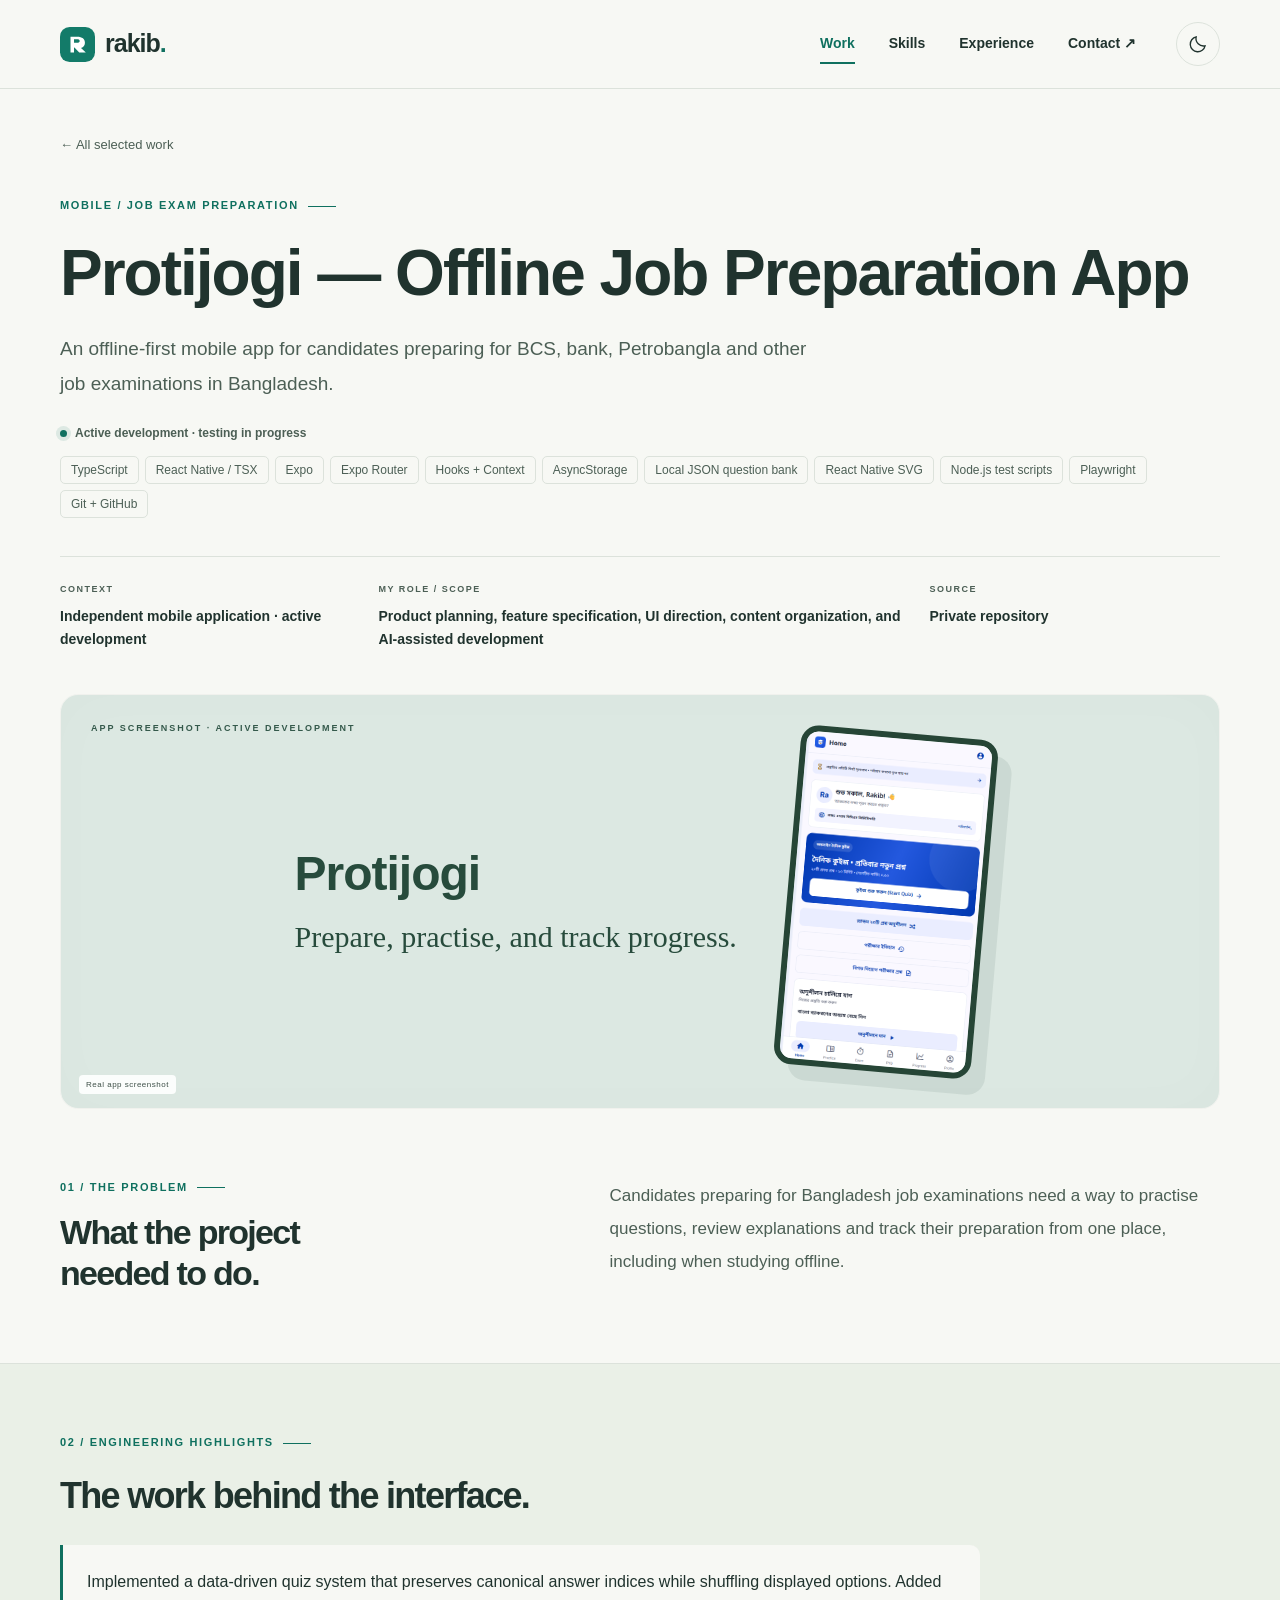
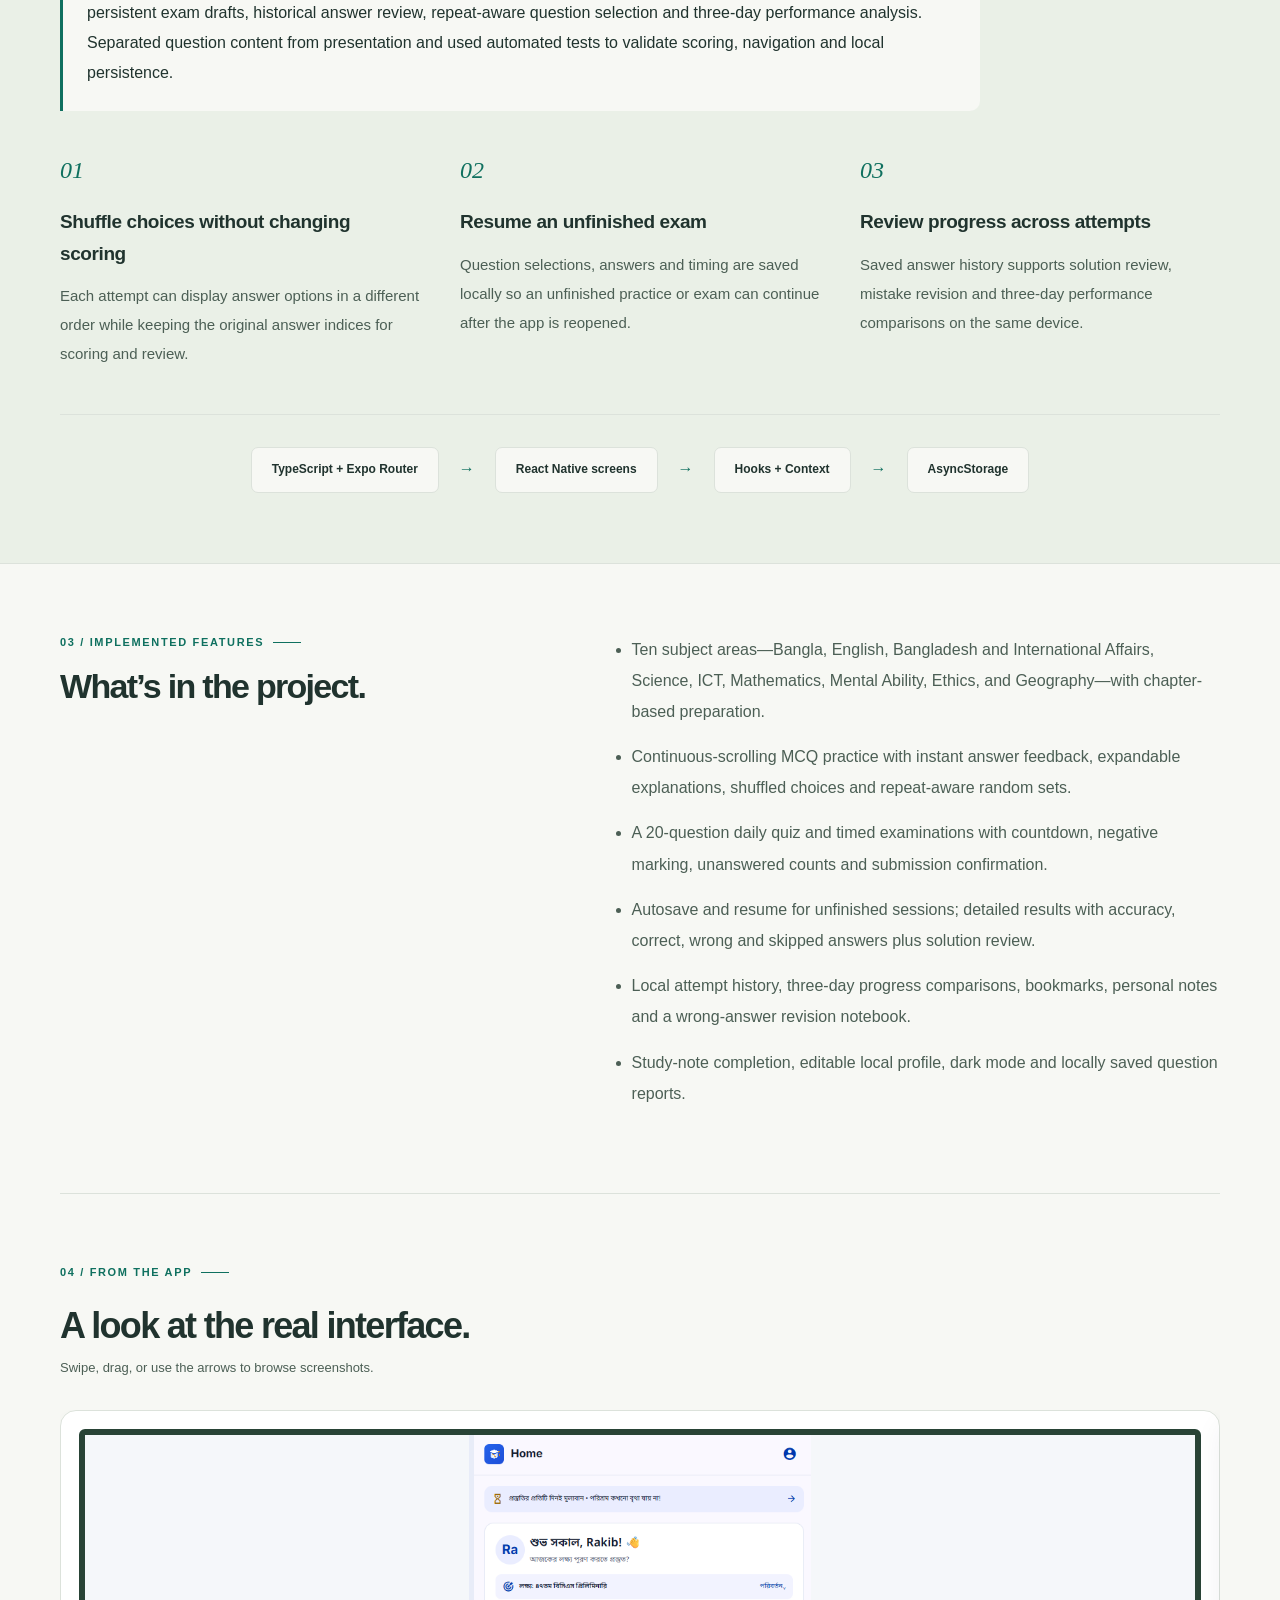
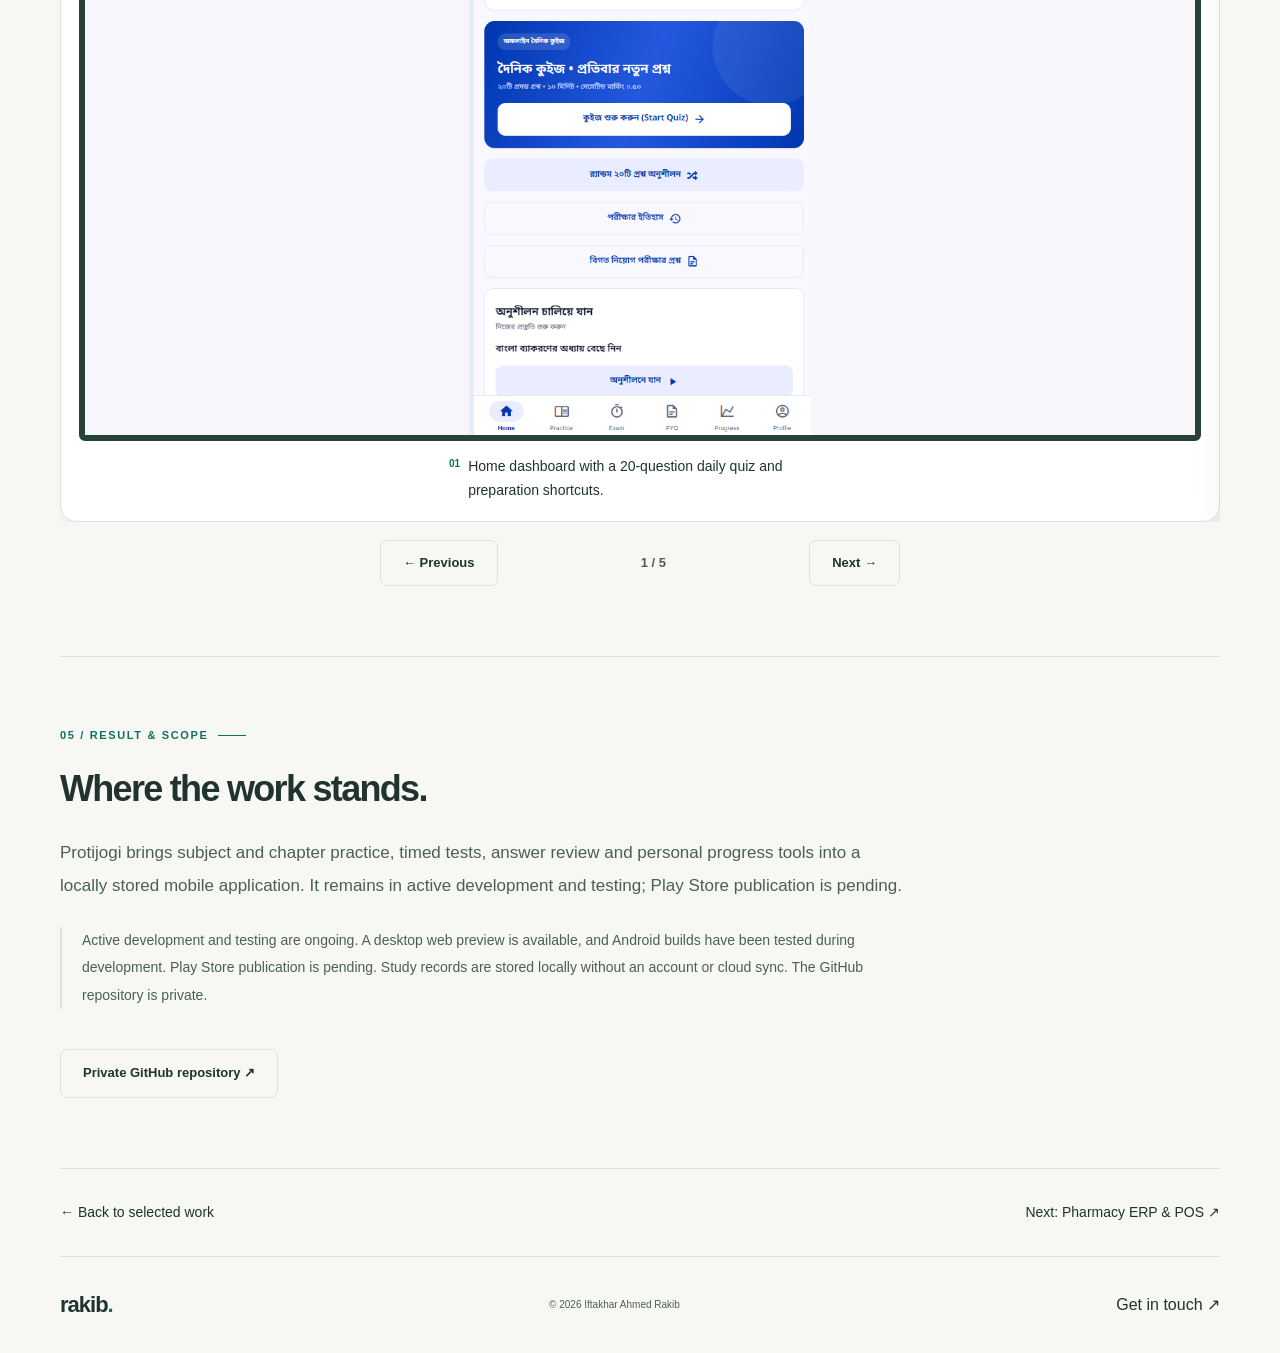
<file: projects/protijogi.html>
<!doctype html><html lang="en" data-theme="light"><head><meta charset="utf-8"><meta name="viewport" content="width=device-width, initial-scale=1"><meta name="theme-color" content="#f7f8f4"><title>Protijogi — Offline Job Preparation App — Project Overview — Iftakhar Ahmed Rakib</title><meta name="description" content="An offline-first mobile app for candidates preparing for BCS, bank, Petrobangla and other job examinations in Bangladesh."><link rel="canonical" href="https://09rakib.github.io/projects/protijogi.html"><meta property="og:title" content="Protijogi — Offline Job Preparation App — Project Overview"><meta property="og:description" content="An offline-first mobile app for candidates preparing for BCS, bank, Petrobangla and other job examinations in Bangladesh."><meta property="og:type" content="article"><meta property="og:url" content="https://09rakib.github.io/projects/protijogi.html"><meta property="og:image" content="https://09rakib.github.io/assets/social-preview.png"><meta property="og:image:width" content="1200"><meta property="og:image:height" content="630"><meta property="og:image:alt" content="Iftakhar Ahmed Rakib — Flutter developer and software engineer"><meta name="twitter:card" content="summary_large_image"><link rel="icon" href="../assets/mark.svg" type="image/svg+xml"><link rel="stylesheet" href="../styles.css"><link rel="stylesheet" href="../polish.css"><link rel="stylesheet" href="../motion.css"><script src="../site.js" defer></script><script src="../motion.js" defer></script><script src="../case-gallery.js" defer></script></head><body><a class="skip-link" href="#main">Skip to content</a><header class="site-header"><div class="container header-inner"><a class="brand" href="../index.html" aria-label="Rakib, home"><img src="../assets/mark.svg" width="35" height="35" alt=""><span>rakib<span class="brand-dot">.</span></span></a><nav id="site-nav" aria-label="Main navigation"><a href="../index.html#work">Work</a><a href="../index.html#skills">Skills</a><a href="../index.html#experience">Experience</a><a href="../index.html#contact">Contact ↗</a></nav><div class="header-actions"><button id="theme-toggle" class="icon-button" type="button" aria-label="Switch theme"><svg viewBox="0 0 24 24" fill="none" stroke="currentColor" stroke-width="1.6" aria-hidden="true"><path d="M20.5 14.2A9 9 0 0 1 9.8 3.5a9 9 0 1 0 10.7 10.7Z"/></svg></button><button id="menu-toggle" class="icon-button menu-toggle" type="button" aria-expanded="false" aria-label="Open navigation" aria-controls="site-nav">☰</button></div></div></header><main id="main" class="case-main"><section class="container case-intro"><a class="back-link" href="../index.html#work">← All selected work</a><p class="eyebrow">MOBILE / JOB EXAM PREPARATION</p><h1>Protijogi — Offline Job Preparation App</h1><p class="case-lead">An offline-first mobile app for candidates preparing for BCS, bank, Petrobangla and other job examinations in Bangladesh.</p><p class="project-status"><span class="status-dot"></span>Active development · testing in progress</p><div class="tags"><span>TypeScript</span><span>React Native / TSX</span><span>Expo</span><span>Expo Router</span><span>Hooks + Context</span><span>AsyncStorage</span><span>Local JSON question bank</span><span>React Native SVG</span><span>Node.js test scripts</span><span>Playwright</span><span>Git + GitHub</span></div><div class="case-meta"><div><span>CONTEXT</span><strong>Independent mobile application · active development</strong></div><div><span>MY ROLE / SCOPE</span><strong>Product planning, feature specification, UI direction, content organization, and AI-assisted development</strong></div><div><span>SOURCE</span><strong>Private repository</strong></div></div></section><div class="container"><div class="case-cover project-media"><div class="real-shot-composition"><span class="shot-note">APP SCREENSHOT · ACTIVE DEVELOPMENT</span><div class="shot-description"><strong>Protijogi</strong><span>Prepare, practise, and track progress.</span></div><img class="cover-screenshot" src="../assets/screenshots/protijogi-home.webp" width="490" height="862" alt="Protijogi home screen with a daily quiz and study shortcuts" loading="lazy" decoding="async"></div><span class="media-label">Real app screenshot</span></div></div><section class="container case-section case-overview"><div><p class="eyebrow">01 / THE PROBLEM</p><h2>What the project<br>needed to do.</h2></div><p>Candidates preparing for Bangladesh job examinations need a way to practise questions, review explanations and track their preparation from one place, including when studying offline.</p></section><section class="case-tinted"><div class="container case-section"><p class="eyebrow">02 / ENGINEERING HIGHLIGHTS</p><h2>The work behind the interface.</h2><p class="engineering-highlight">Implemented a data-driven quiz system that preserves canonical answer indices while shuffling displayed options. Added persistent exam drafts, historical answer review, repeat-aware question selection and three-day performance analysis. Separated question content from presentation and used automated tests to validate scoring, navigation and local persistence.</p><div class="challenge-grid"><article><span class="challenge-index">01</span><h3>Shuffle choices without changing scoring</h3><p>Each attempt can display answer options in a different order while keeping the original answer indices for scoring and review.</p></article><article><span class="challenge-index">02</span><h3>Resume an unfinished exam</h3><p>Question selections, answers and timing are saved locally so an unfinished practice or exam can continue after the app is reopened.</p></article><article><span class="challenge-index">03</span><h3>Review progress across attempts</h3><p>Saved answer history supports solution review, mistake revision and three-day performance comparisons on the same device.</p></article></div><div class="architecture-flow" aria-label="Project architecture"><span>TypeScript + Expo Router</span><i aria-hidden="true">→</i><span>React Native screens</span><i aria-hidden="true">→</i><span>Hooks + Context</span><i aria-hidden="true">→</i><span>AsyncStorage</span></div></div></section><section class="container case-section case-overview"><div><p class="eyebrow">03 / IMPLEMENTED FEATURES</p><h2>What’s in the project.</h2></div><ul class="case-features"><li>Ten subject areas—Bangla, English, Bangladesh and International Affairs, Science, ICT, Mathematics, Mental Ability, Ethics, and Geography—with chapter-based preparation.</li><li>Continuous-scrolling MCQ practice with instant answer feedback, expandable explanations, shuffled choices and repeat-aware random sets.</li><li>A 20-question daily quiz and timed examinations with countdown, negative marking, unanswered counts and submission confirmation.</li><li>Autosave and resume for unfinished sessions; detailed results with accuracy, correct, wrong and skipped answers plus solution review.</li><li>Local attempt history, three-day progress comparisons, bookmarks, personal notes and a wrong-answer revision notebook.</li><li>Study-note completion, editable local profile, dark mode and locally saved question reports.</li></ul></section><section class="container case-section case-gallery"><p class="eyebrow">04 / FROM THE APP</p><h2>A look at the real interface.</h2><p class="carousel-hint">Swipe, drag, or use the arrows to browse screenshots.</p><div class="case-carousel" data-case-carousel><div class="project-screen-grid" tabindex="0" role="region" aria-roledescription="carousel" aria-label="Protijogi — Offline Job Preparation App project screenshots"><figure role="group" aria-roledescription="slide" aria-label="1 of 5"><img src="../assets/screenshots/protijogi-home.webp" width="490" height="862" loading="lazy" alt="Protijogi home screen with a daily quiz and study shortcuts"><figcaption><span>01</span>Home dashboard with a 20-question daily quiz and preparation shortcuts.</figcaption></figure><figure role="group" aria-roledescription="slide" aria-label="2 of 5"><img src="../assets/screenshots/protijogi-practice.webp" width="523" height="866" loading="lazy" alt="Protijogi practice screen with subject search and subject cards"><figcaption><span>02</span>Practice catalogue with subject search and chapter-based study entry points.</figcaption></figure><figure role="group" aria-roledescription="slide" aria-label="3 of 5"><img src="../assets/screenshots/protijogi-exam.webp" width="515" height="866" loading="lazy" alt="Protijogi examination screen with subject filters and exam start buttons"><figcaption><span>03</span>Exam selection with subject filters and timed practice starts.</figcaption></figure><figure role="group" aria-roledescription="slide" aria-label="4 of 5"><img src="../assets/screenshots/protijogi-progress.webp" width="521" height="871" loading="lazy" alt="Protijogi progress analytics with weekly activity and score chart panels"><figcaption><span>04</span>Progress analytics interface for weekly activity and test-score trends.</figcaption></figure><figure role="group" aria-roledescription="slide" aria-label="5 of 5"><img src="../assets/screenshots/protijogi-profile.webp" width="522" height="872" loading="lazy" alt="Protijogi profile with exam goal and bookmarks, mistakes and notes shortcuts"><figcaption><span>05</span>Local profile, preparation goal and shortcuts to saved questions, mistakes and notes.</figcaption></figure></div><div class="case-carousel-controls"><button class="button button-outline" type="button" data-slide="previous" aria-label="Previous screenshot">← Previous</button><span data-slide-position role="status" aria-live="polite">1 / 5</span><button class="button button-outline" type="button" data-slide="next" aria-label="Next screenshot">Next →</button></div></div></section><section class="container case-section case-result"><p class="eyebrow">05 / RESULT & SCOPE</p><h2>Where the work stands.</h2><p>Protijogi brings subject and chapter practice, timed tests, answer review and personal progress tools into a locally stored mobile application. It remains in active development and testing; Play Store publication is pending.</p><p class="scope-note">Active development and testing are ongoing. A desktop web preview is available, and Android builds have been tested during development. Play Store publication is pending. Study records are stored locally without an account or cloud sync. The GitHub repository is private.</p><a class="button button-outline" href="https://github.com/09rakib/Protijogi-Mobile-Application-" target="_blank" rel="noopener noreferrer">Private GitHub repository ↗</a></section><div class="container case-next"><a href="../index.html#work">← Back to selected work</a><a href="pharmacy.html">Next: Pharmacy ERP &amp; POS ↗</a></div></main><footer class="container footer"><a class="brand" href="../index.html">rakib<span class="brand-dot">.</span></a><p>© <span id="year">2026</span> Iftakhar Ahmed Rakib</p><a href="../index.html#contact">Get in touch ↗</a></footer></body></html>
</file>
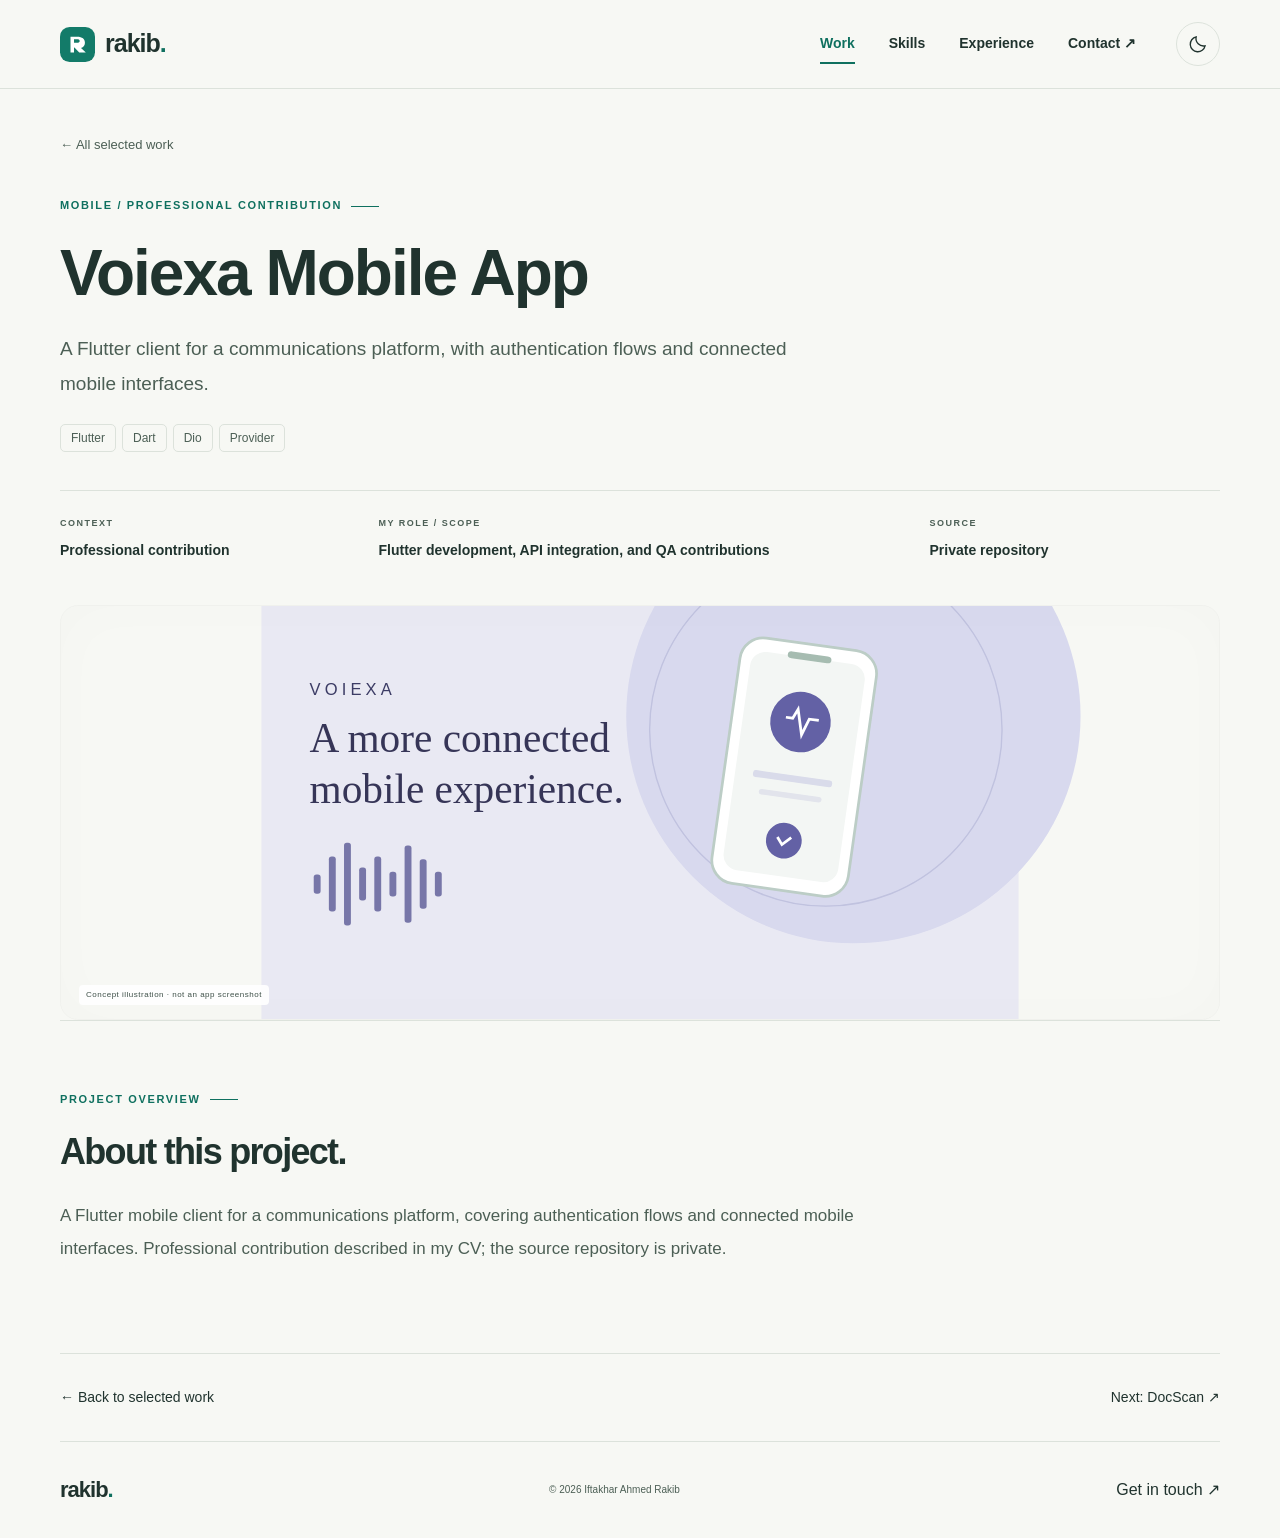
<file: projects/voiexa.html>
<!doctype html><html lang="en" data-theme="light"><head><meta charset="utf-8"><meta name="viewport" content="width=device-width, initial-scale=1"><meta name="theme-color" content="#f7f8f4"><title>Voiexa Mobile App — Project Overview — Iftakhar Ahmed Rakib</title><meta name="description" content="A Flutter client for a communications platform, with authentication flows and connected mobile interfaces."><link rel="canonical" href="https://09rakib.github.io/projects/voiexa.html"><meta property="og:title" content="Voiexa Mobile App — Project Overview"><meta property="og:description" content="A Flutter client for a communications platform, with authentication flows and connected mobile interfaces."><meta property="og:type" content="article"><meta property="og:url" content="https://09rakib.github.io/projects/voiexa.html"><meta property="og:image" content="https://09rakib.github.io/assets/social-preview.png"><meta property="og:image:width" content="1200"><meta property="og:image:height" content="630"><meta property="og:image:alt" content="Iftakhar Ahmed Rakib — Flutter developer and software engineer"><meta name="twitter:card" content="summary_large_image"><link rel="icon" href="../assets/mark.svg" type="image/svg+xml"><link rel="stylesheet" href="../styles.css"><link rel="stylesheet" href="../polish.css"><link rel="stylesheet" href="../motion.css"><script src="../site.js" defer></script><script src="../motion.js" defer></script><script src="../case-gallery.js" defer></script></head><body><a class="skip-link" href="#main">Skip to content</a><header class="site-header"><div class="container header-inner"><a class="brand" href="../index.html" aria-label="Rakib, home"><img src="../assets/mark.svg" width="35" height="35" alt=""><span>rakib<span class="brand-dot">.</span></span></a><nav id="site-nav" aria-label="Main navigation"><a href="../index.html#work">Work</a><a href="../index.html#skills">Skills</a><a href="../index.html#experience">Experience</a><a href="../index.html#contact">Contact ↗</a></nav><div class="header-actions"><button id="theme-toggle" class="icon-button" type="button" aria-label="Switch theme"><svg viewBox="0 0 24 24" fill="none" stroke="currentColor" stroke-width="1.6" aria-hidden="true"><path d="M20.5 14.2A9 9 0 0 1 9.8 3.5a9 9 0 1 0 10.7 10.7Z"/></svg></button><button id="menu-toggle" class="icon-button menu-toggle" type="button" aria-expanded="false" aria-label="Open navigation" aria-controls="site-nav">☰</button></div></div></header><main id="main" class="case-main"><section class="container case-intro"><a class="back-link" href="../index.html#work">← All selected work</a><p class="eyebrow">MOBILE / PROFESSIONAL CONTRIBUTION</p><h1>Voiexa Mobile App</h1><p class="case-lead">A Flutter client for a communications platform, with authentication flows and connected mobile interfaces.</p><div class="tags"><span>Flutter</span><span>Dart</span><span>Dio</span><span>Provider</span></div><div class="case-meta"><div><span>CONTEXT</span><strong>Professional contribution</strong></div><div><span>MY ROLE / SCOPE</span><strong>Flutter development, API integration, and QA contributions</strong></div><div><span>SOURCE</span><strong>Private repository</strong></div></div></section><div class="container"><div class="case-cover project-media"><svg viewBox="0 0 550 300" xmlns="http://www.w3.org/2000/svg" aria-hidden="true" focusable="false"><defs></defs><rect width="550" height="300" fill="#e9e9f3"/><circle cx="430" cy="80" r="165" fill="#d8d9ee"/><circle cx="410" cy="90" r="128" fill="none" stroke="#c0c2df"/><text x="35" y="65" fill="#3c3c65" font-family="Segoe UI,sans-serif" font-size="12" letter-spacing="3">VOIEXA</text><text x="35" y="106" fill="#363557" font-family="Georgia,serif" font-size="30">A more connected</text><text x="35" y="143" fill="#363557" font-family="Georgia,serif" font-size="30">mobile experience.</text><g transform="translate(337,27) rotate(8,50,90)"><rect x="0" y="0" width="100" height="180" rx="17" fill="#fff" stroke="#bccdc6" stroke-width="2"/><rect x="8" y="10" width="84" height="160" rx="11" fill="#f3f6f4"/><rect x="34" y="7" width="32" height="5" rx="3" fill="#a6bcb1"/><circle cx="50" cy="57" r="22" fill="#6361a5"/><path d="M39 55h5l3-7 5 18 4-12h7" fill="none" stroke="#fff" stroke-width="2"/><rect x="21" y="96" width="58" height="5" rx="2" fill="#d9dbea"/><rect x="27" y="109" width="46" height="4" rx="2" fill="#e2e4ec"/><circle cx="50" cy="144" r="13" fill="#6361a5"/><path d="m45 142 4 5 6-6" fill="none" stroke="#fff" stroke-width="2"/></g><g fill="#7776a8"><rect x="38" y="195" width="5" height="14" rx="2"/><rect x="49" y="182" width="5" height="40" rx="2"/><rect x="60" y="172" width="5" height="60" rx="2"/><rect x="71" y="190" width="5" height="24" rx="2"/><rect x="82" y="182" width="5" height="40" rx="2"/><rect x="93" y="193" width="5" height="18" rx="2"/><rect x="104" y="174" width="5" height="56" rx="2"/><rect x="115" y="184" width="5" height="36" rx="2"/><rect x="126" y="193" width="5" height="18" rx="2"/></g></svg><span class="media-label">Concept illustration · not an app screenshot</span></div></div><section class="container case-section case-result"><p class="eyebrow">PROJECT OVERVIEW</p><h2>About this project.</h2><p>A Flutter mobile client for a communications platform, covering authentication flows and connected mobile interfaces. Professional contribution described in my CV; the source repository is private.</p></section><div class="container case-next"><a href="../index.html#work">← Back to selected work</a><a href="docscan.html">Next: DocScan ↗</a></div></main><footer class="container footer"><a class="brand" href="../index.html">rakib<span class="brand-dot">.</span></a><p>© <span id="year">2026</span> Iftakhar Ahmed Rakib</p><a href="../index.html#contact">Get in touch ↗</a></footer></body></html>
</file>
<file: styles.css>
@charset "UTF-8";
:root{--bg:#f7f8f4;--paper:#fff;--ink:#20332e;--muted:#617069;--line:#dce2db;--green:#137b69;--green-dark:#0b6152;--soft:#eaf0e7;--hero:#e2eacb;--shadow:0 18px 55px #20332e12;--radius:18px;color-scheme:light}
html[data-theme=dark]{--bg:#141d1a;--paper:#1c2923;--ink:#f0f3e9;--muted:#b0bfb5;--line:#34453a;--green:#8ad5bb;--green-dark:#b5eed6;--soft:#23332a;--hero:#344336;--shadow:0 18px 55px #0002;color-scheme:dark}
*{box-sizing:border-box}html{scroll-behavior:smooth;scroll-padding-top:95px}body{margin:0;background:var(--bg);color:var(--ink);font-family:"Segoe UI",Arial,sans-serif;font-size:16px;line-height:1.65;-webkit-font-smoothing:antialiased}button,a{-webkit-tap-highlight-color:transparent}button,input{font:inherit}a{color:inherit;text-decoration:none}button{cursor:pointer}button:disabled{cursor:default}img{display:block;max-width:100%}svg{display:block}button,a{touch-action:manipulation}:focus-visible{outline:3px solid var(--green);outline-offset:5px}::selection{background:#c5e6d3;color:#142d25}.container{width:min(1160px,calc(100% - 96px));margin-inline:auto}.skip-link{position:fixed;top:8px;left:8px;background:var(--ink);color:var(--bg);padding:10px 18px;transform:translateY(-150%);z-index:100}.skip-link:focus{transform:translateY(0)}.site-header{position:sticky;top:0;z-index:20;background:var(--bg);border-bottom:1px solid var(--line)}.header-inner{display:flex;align-items:center;justify-content:space-between;height:88px;gap:24px}.brand{display:inline-flex;align-items:center;gap:10px;font-weight:750;font-size:25px;letter-spacing:-1px}.brand-dot{color:var(--green)}#site-nav{display:flex;gap:34px;align-items:center;margin-left:auto;margin-right:16px}#site-nav a{font-size:14px;font-weight:600;position:relative;padding:12px 0}#site-nav a:hover,#site-nav a.current{color:var(--green)}#site-nav a::after{content:"";height:2px;position:absolute;bottom:4px;background:var(--green);left:0;width:0;transition:width .2s}#site-nav a:hover::after,#site-nav a.current::after{width:100%}.header-actions{display:flex;gap:6px}.icon-button{height:44px;width:44px;display:inline-flex;align-items:center;justify-content:center;border:1px solid var(--line);border-radius:50%;background:transparent;color:var(--ink);font-size:28px}.icon-button:hover{background:var(--soft)}.icon-button svg{width:20px;height:20px}.menu-toggle{display:none}.hero{min-height:655px;display:grid;grid-template-columns:1.22fr 1fr;gap:38px;align-items:center;padding-top:72px;padding-bottom:84px}.eyebrow,.small-label{font-size:11px;letter-spacing:1.65px;font-weight:700;line-height:1.6}.eyebrow{color:var(--green);display:flex;align-items:center;gap:9px;margin:0 0 22px}.status-dot{width:7px;height:7px;border-radius:50%;background:var(--green);box-shadow:0 0 0 4px color-mix(in srgb,var(--green) 11%,transparent);flex:none}h1,h2,h3,p{margin-top:0}h1{font-size:clamp(48px,5.9vw,78px);font-weight:650;letter-spacing:-4.2px;line-height:1.07;margin-bottom:24px}h1>span{color:var(--green);font-family:Georgia,"Times New Roman",serif;font-weight:500;font-style:italic;letter-spacing:-3px}.hero-role{font-size:16px;font-weight:650;line-height:1.65;margin-bottom:16px}.hero-role>span{color:#9aa59d;padding:0 7px}.hero-description{color:var(--muted);max-width:450px;font-size:17px;line-height:1.85;margin-bottom:29px}.hero-buttons{display:flex;align-items:center;gap:16px}.button{display:inline-flex;align-items:center;justify-content:center;gap:22px;padding:13px 22px;min-height:49px;border:1px solid transparent;border-radius:7px;font-size:13px;font-weight:650;line-height:1.4;transition:background .18s,transform .18s}.button:hover{transform:translateY(-2px)}.button-primary{background:var(--green);color:var(--paper)}html[data-theme=dark] .button-primary{color:#10281e}.button-primary:hover{background:var(--green-dark)}.button-text{padding-inline:8px;color:var(--ink)}.button-text:hover{color:var(--green)}.button-outline{border-color:var(--line);color:var(--ink);background:transparent}.button-outline:hover{background:var(--soft)}.hero-links{display:flex;align-items:center;gap:23px;margin-top:34px;font-size:12px;font-weight:600}.hero-links>a:hover{color:var(--green)}.location{display:flex;align-items:center;gap:5px;color:var(--muted);font-weight:400}.location svg{width:14px;height:14px}.hero-art{position:relative;height:440px;display:flex;justify-content:center;align-items:center;isolation:isolate}.portrait-backdrop{position:absolute;width:350px;height:390px;left:50%;top:28px;transform:translateX(-50%) rotate(-7deg);background:var(--hero);border-radius:160px 160px 34px 34px;z-index:-1;overflow:hidden}.orbit{position:absolute;width:420px;height:420px;border:1px solid #2e654126;border-radius:50%;top:80px;left:-35px}.orbit-two{width:470px;height:470px;left:-60px;top:55px}.art-plus{position:absolute;font-size:26px;color:#4f775e;font-weight:300}.plus-one{left:25px;top:94px}.plus-two{right:24px;bottom:60px}.portrait-frame{width:285px;transform:rotate(4deg);padding:10px;background:var(--paper);box-shadow:var(--shadow);border-radius:14px;border:1px solid var(--line)}.portrait-frame img{height:277px;width:265px;object-fit:cover;border-radius:8px;object-position:center top}.portrait-caption{padding:15px 5px 9px;transform:rotate(-1deg)}.portrait-caption span{font-size:8px;letter-spacing:1.4px;color:var(--muted);display:block}.portrait-caption strong{font-size:11px;font-weight:600;display:block;margin-top:4px}.floating-label{display:flex;align-items:center;gap:11px;background:var(--paper);border:1px solid var(--line);padding:13px 18px;border-radius:10px;box-shadow:var(--shadow);position:absolute}.floating-label strong{font-size:12px;font-weight:650;display:block}.floating-label div>span{font-size:10px;color:var(--muted);display:block}.label-symbol{font-size:18px;font-weight:600;color:var(--green);background:var(--soft);display:grid;place-items:center;width:35px;height:35px;border-radius:9px}.label-flutter{left:-8px;top:86px;transform:rotate(-5deg)}.label-quality{right:-3px;bottom:36px;transform:rotate(-3deg)}.specialties{border-top:1px solid var(--line);border-bottom:1px solid var(--line)}.specialties-inner{display:flex;align-items:center;gap:50px;padding-block:23px}.specialties-inner>span{font-size:10px;letter-spacing:1.4px;font-weight:700;color:var(--muted);flex:none}.specialties-inner p{margin:0;font-size:14px;font-weight:550;display:flex;align-items:center;gap:24px;flex-wrap:wrap}.specialties-inner i{font-size:17px;font-style:normal;color:var(--green)}.section{padding-block:100px}.section-heading{display:flex;align-items:flex-end;justify-content:space-between;gap:60px;margin-bottom:40px}h2{font-size:clamp(32px,3.5vw,46px);font-weight:550;line-height:1.2;letter-spacing:-1.7px;margin-bottom:0}h2 em{font-family:Georgia,"Times New Roman",serif;font-weight:400;color:var(--green)}.section-heading .eyebrow{margin-bottom:16px}.section-heading>p{max-width:340px;color:var(--muted);font-size:14px;line-height:1.85;margin-bottom:4px}.work-toolbar{display:flex;justify-content:space-between;align-items:center;padding-bottom:23px;margin-bottom:8px;gap:10px}.filters{display:flex;gap:8px;flex-wrap:wrap}.filter{border:1px solid transparent;background:transparent;color:var(--muted);padding:8px 17px;border-radius:30px;font-size:12px;font-weight:600;min-height:40px}.filter:hover{background:var(--soft);color:var(--ink)}.filter.active{border-color:var(--ink);background:var(--ink);color:var(--bg)}.project-count{font-size:11px;color:var(--muted);white-space:nowrap}.project-grid{display:grid;grid-template-columns:1fr 1fr;gap:38px 28px}.project-card{min-width:0}.project-card[hidden]{display:none}.project-media{height:300px;border-radius:var(--radius);overflow:hidden;position:relative;display:grid;place-items:center;border:1px solid #20332e08}.project-media:after{content:"";position:absolute;inset:0;pointer-events:none;box-shadow:inset 0 0 60px #00000004}.project-media>svg{width:100%;height:100%;display:block;transition:transform .5s ease}.project-card:hover .project-media>svg{transform:scale(1.025)}.media-label{position:absolute;left:18px;bottom:14px;color:#3e5048;font-size:8px;letter-spacing:.5px;background:#ffffffe6;padding:3px 7px;border-radius:4px;z-index:2}.media-private{position:absolute;right:16px;top:16px;background:#ffffffed;color:#31483e;padding:4px 10px;border-radius:20px;font-size:9px;font-weight:600;z-index:2}.project-body{padding:21px 2px 0}.project-category{font-size:9px;letter-spacing:1.4px;font-weight:700;color:var(--green);margin-bottom:7px}.project-title-row{display:flex;align-items:center;justify-content:space-between;gap:12px}.project-title-row h3{font-size:23px;line-height:1.3;letter-spacing:-.6px;font-weight:600;margin-bottom:9px}.project-open{border:1px solid var(--line);border-radius:50%;width:36px;height:36px;flex:none;background:transparent;color:var(--ink);font-size:20px;display:grid;place-items:center}.project-open:hover{background:var(--ink);color:var(--bg)}.project-description{font-size:13px;line-height:1.8;color:var(--muted);max-width:490px;margin-bottom:16px;min-height:46px}.tags{display:flex;flex-wrap:wrap;gap:6px}.tags span{font-size:10px;padding:4px 10px;border:1px solid var(--line);border-radius:5px;line-height:1.5;color:var(--muted)}.project-bottom{display:flex;align-items:center;gap:20px;margin-top:16px}.detail-link{border:0;padding:3px 0;background:none;color:var(--ink);font-size:12px;font-weight:650;min-height:36px}.detail-link:hover{color:var(--green)}.source-link{font-size:11px;color:var(--muted)}.source-link:hover{color:var(--green)}.mini-media{background:#e6ebd9}.mini-media .actual-screenshot{height:254px;width:136px;object-fit:cover;border-radius:11px;border:5px solid #385647;box-shadow:20px 15px 0 #adc1a25c;transform:rotate(8deg);position:absolute;right:20%;top:22px}.mini-art-text{position:absolute;left:32px;top:36px;color:#274b3b;max-width:180px;line-height:1.1;font-family:Georgia,serif;font-size:40px;letter-spacing:-1.5px}.mini-art-text small{font:9px "Segoe UI",sans-serif;letter-spacing:2px;display:block;margin-bottom:17px}.mini-art-text span{font-size:12px;letter-spacing:0;display:block;font-family:"Segoe UI",sans-serif;line-height:1.6;margin-top:13px;max-width:130px}.more-work{margin-top:55px;border-top:1px solid var(--line);padding-top:35px;display:grid;grid-template-columns:1fr 1fr;gap:30px}.small-label{font-size:9px;color:var(--muted)}.more-work h3{font-weight:550;font-size:19px;margin:8px 0 0;letter-spacing:-.3px}.more-links a{display:flex;justify-content:space-between;align-items:center;padding:12px 0;border-bottom:1px solid var(--line);font-size:13px;font-weight:600;gap:12px}.more-links a:first-child{padding-top:0}.more-links a:hover{color:var(--green)}.more-links small{display:block;color:var(--muted);font-size:10px;font-weight:400;margin-top:4px}.about-section{background:var(--soft);border-block:1px solid var(--line)}.about-grid{display:grid;grid-template-columns:1fr 1fr;gap:100px}.about-grid h2{margin-bottom:30px}.about-grid p{font-size:14px;color:var(--muted);line-height:1.95}.about-grid .eyebrow{font-size:11px;color:var(--green);line-height:1.6}.about-grid .about-lead{font-size:18px;color:var(--ink);font-weight:450;line-height:1.7}.inline-link{display:inline-flex;gap:24px;font-size:13px;font-weight:650;padding-block:9px;border-bottom:1px solid var(--ink);margin-top:8px}.inline-link:hover{color:var(--green)}.capabilities{padding-top:10px}.capability{display:flex;gap:24px;padding:24px 0;border-bottom:1px solid var(--line)}.capability:first-child{padding-top:0}.capability-index{color:var(--green);font-family:Georgia,serif;font-style:italic;font-size:20px;line-height:1.5}.capability h3{font-weight:600;font-size:18px;letter-spacing:-.4px;margin-bottom:6px}.capability p{font-size:13px;margin:0;line-height:1.8}.timeline{margin-top:48px}.timeline-item{display:grid;grid-template-columns:28% 1fr;gap:40px}.timeline-date{font-size:12px;letter-spacing:1px;font-weight:650;padding-top:5px}.timeline-date span{font-size:8px;letter-spacing:1.4px;color:var(--muted);display:block;margin-top:8px}.timeline-content{position:relative;padding:0 0 42px 35px;border-left:1px solid var(--line)}.timeline-item:last-child .timeline-content{padding-bottom:10px}.timeline-dot{width:10px;height:10px;border:2px solid var(--bg);background:var(--green);border-radius:50%;position:absolute;left:-5px;top:8px;box-shadow:0 0 0 1px var(--line)}.timeline-content h3{font-size:22px;font-weight:550;letter-spacing:-.5px;margin-bottom:6px}.organization{font-size:13px;font-weight:600;margin-bottom:15px}.organization span{font-weight:400;color:var(--muted)}.timeline-content>p:not(.organization){color:var(--muted);font-size:14px;line-height:1.85;max-width:610px}.contact-section{background:var(--soft);border-block:1px solid var(--line)}.contact-inner{padding-block:85px;position:relative;display:grid;grid-template-columns:1fr auto;align-items:center;overflow:hidden}.contact-inner>div:first-child{position:relative;z-index:1}.contact-inner h2{font-size:clamp(36px,4.5vw,62px);margin-bottom:20px}.contact-inner p:not(.eyebrow):not(.copy-status){max-width:455px;color:var(--muted);font-size:14px}.contact-actions{display:flex;gap:12px;margin-top:28px}.email-link{font-size:12px;color:var(--muted);display:inline-block;margin-top:20px;overflow-wrap:anywhere}.email-link:hover{color:var(--green)}.contact-decoration{font-family:Arial,sans-serif;font-size:320px;line-height:1;font-weight:300;color:var(--green);margin-right:25px;transform:rotate(0deg);opacity:.8}.copy-status{margin:5px 0 0;font-size:11px;color:var(--green);min-height:18px}.footer{display:flex;gap:30px;align-items:center;justify-content:space-between;padding-block:30px}.footer .brand{font-size:22px;gap:0}.footer p{font-size:10px;color:var(--muted);margin:0}.footer>div{display:flex;gap:24px;font-size:10px}.footer a:hover{color:var(--green)}dialog{width:min(710px,calc(100% - 32px));max-height:88dvh;overflow:auto;padding:28px 36px 36px;border:1px solid var(--line);border-radius:20px;background:var(--bg);color:var(--ink);box-shadow:0 25px 90px #0004}dialog::backdrop{background:#0c201bb3;backdrop-filter:blur(5px)}.dialog-header{display:flex;justify-content:space-between;align-items:center;margin-bottom:20px}.dialog-header .icon-button{width:38px;height:38px}.dialog-category{font-size:10px;color:var(--green);font-weight:700;letter-spacing:1.5px;margin-bottom:7px}dialog h2{font-size:35px;margin-bottom:15px}dialog .dialog-summary{color:var(--muted);font-size:15px}dialog h3{font-size:15px;margin:27px 0 9px;font-weight:650}dialog ul{padding-left:20px;color:var(--muted);font-size:13px;line-height:1.9;margin-bottom:0}dialog li{margin-bottom:6px}dialog .dialog-note{padding-top:17px;margin-top:22px;border-top:1px solid var(--line);color:var(--muted);font-size:12px}dialog .button{margin-top:18px}body.dialog-open{overflow:hidden}
@media(min-width:1440px){.hero{min-height:710px}.hero h1{font-size:84px}.hero-art{transform:scale(1.06)}}
@media(max-width:1050px){.container{width:calc(100% - 64px)}.hero{gap:20px}.hero h1{font-size:61px;letter-spacing:-3px}.hero-role{font-size:14px}.hero-description{font-size:15px}.portrait-frame{width:250px}.portrait-frame img{width:230px;height:250px}.portrait-backdrop{width:290px;height:360px;top:45px}.label-flutter{left:-3px;top:94px}.label-quality{right:-4px;bottom:42px}.floating-label{padding:10px;gap:8px}.hero-links{gap:16px}.location{font-size:10px}.specialties-inner{gap:25px}.specialties-inner p{font-size:12px;gap:15px}.about-grid{gap:60px}.project-media{height:280px}.mini-media .actual-screenshot{right:12%}.mini-art-text{left:25px;font-size:33px;max-width:130px}.contact-decoration{font-size:260px}}
@media(max-width:760px){.container{width:calc(100% - 40px)}.header-inner{height:72px;gap:12px}.brand{font-size:23px}.brand img{width:31px;height:31px}.header-actions{margin-left:auto}.menu-toggle{display:inline-flex}#site-nav{display:none;position:absolute;top:71px;left:0;right:0;background:var(--bg);border-bottom:1px solid var(--line);padding:14px 24px 22px;margin:0;gap:8px;box-shadow:0 12px 20px #0000000a}#site-nav.open{display:flex;flex-direction:column;align-items:stretch}#site-nav a{padding:10px 0}.hero{grid-template-columns:1fr;padding-top:52px;padding-bottom:45px;gap:25px}.hero h1{font-size:clamp(49px,10.5vw,70px);letter-spacing:-3px}.hero-description{max-width:460px;font-size:16px}.hero-role{font-size:15px}.hero-copy .eyebrow{font-size:9px}.hero-art{height:370px;max-width:420px;width:100%;margin:5px auto 0}.portrait-frame{width:245px}.portrait-frame img{height:237px;width:225px}.portrait-backdrop{height:330px;width:290px;top:18px}.label-flutter{left:3px;top:58px}.label-quality{right:0;bottom:21px}.floating-label strong{font-size:11px}.hero-links{gap:20px;flex-wrap:wrap}.location{font-size:11px}.specialties-inner{padding-block:18px;align-items:flex-start;gap:14px;flex-direction:column}.specialties-inner>span{font-size:8px}.specialties-inner p{font-size:11px;gap:9px;line-height:2}.specialties-inner i{font-size:12px}.section{padding-block:65px}.section-heading{display:block;margin-bottom:30px}.section-heading h2{font-size:37px}.section-heading>p{margin:20px 0 0;max-width:440px}.section-heading>.button{margin-top:24px}.work-toolbar{align-items:flex-start;gap:12px}.filters{gap:4px}.filter{font-size:10px;padding:7px 12px}.project-count{font-size:9px;padding-top:11px}.project-grid{gap:34px;grid-template-columns:1fr}.project-media{height:310px}.project-title-row h3{font-size:23px}.project-description{min-height:0}.project-body{padding-top:17px}.mini-media .actual-screenshot{right:22%;height:266px;width:142px;top:20px}.mini-art-text{font-size:36px;left:30px;top:38px}.more-work{grid-template-columns:1fr;gap:24px;margin-top:40px}.more-work h3{font-size:18px}.more-links a{font-size:12px;padding:15px 0}.about-grid{grid-template-columns:1fr;gap:36px}.about-grid h2{font-size:37px}.capability{gap:18px;padding-block:21px}.capability h3{font-size:17px}.timeline{margin-top:35px}.timeline-item{grid-template-columns:1fr;gap:18px}.timeline-date{font-size:11px}.timeline-date span{display:inline-block;margin:0 0 0 14px;font-size:7px}.timeline-content{padding-left:24px;padding-bottom:32px;margin-left:5px}.timeline-content h3{font-size:20px}.timeline-item+.timeline-item{margin-top:18px}.contact-inner{padding-block:60px;grid-template-columns:1fr}.contact-decoration{position:absolute;font-size:220px;right:-62px;top:30px;opacity:.07}.contact-inner h2{font-size:45px}.contact-inner .eyebrow{font-size:9px}.contact-actions{gap:10px}.contact-actions .button{font-size:12px;gap:15px;padding-inline:17px}.footer{flex-wrap:wrap;gap:18px;justify-content:flex-start;padding-block:27px}.footer>div{width:100%;justify-content:space-between;gap:15px}.footer p{margin-left:auto}dialog{padding:21px 24px 28px}dialog h2{font-size:29px}}
@media(max-width:390px){.hero h1{font-size:48px}.hero-role{font-size:13px}.hero-links{gap:16px}.hero-art{height:352px}.floating-label{padding:9px;gap:7px}.label-symbol{width:28px;height:28px;font-size:15px}.floating-label strong{font-size:10px}.floating-label div>span{font-size:9px}.project-media{height:265px}.mini-art-text{font-size:30px;left:23px;max-width:110px}.mini-media .actual-screenshot{height:230px;width:123px;right:13%}.work-toolbar{display:block}.project-count{display:block;padding:9px 0 0}.filter{padding-inline:13px}.hero-buttons{gap:10px}.button{padding-inline:17px;font-size:12px}.contact-inner h2{font-size:40px}}
@media(prefers-reduced-motion:reduce){html{scroll-behavior:auto}*,*::before,*::after{transition:none!important;animation:none!important}}
@media print{.site-header,.hero-art,.specialties,.work-toolbar,.contact-decoration,.footer,dialog{display:none!important}.container{width:100%}.section,.hero,.contact-inner{padding-block:20px;min-height:0}body{background:white;color:black}.project-grid{grid-template-columns:1fr 1fr}.project-media{height:160px}.project-card{break-inside:avoid}a{text-decoration:underline}.about-grid{gap:30px}}
</file>
<file: polish.css>
/* Reading sizes and layouts for the static case studies. */
:root{--muted:#4c5f55;--green:#0f705f}html[data-theme=dark]{--muted:#c0cfc5;--green:#8ad5bb}
.project-description{font-size:15px;line-height:1.85;min-height:56px}.section-heading>p,.about-grid p,.capability p,.timeline-content>p:not(.organization),.contact-inner p:not(.eyebrow):not(.copy-status){font-size:15px}.tags span{font-size:12px}.project-category{font-size:10px}.source-link,.detail-link{font-size:13px}.detail-link{display:inline-flex;gap:10px;align-items:center}.project-title-row h3 a:hover{color:var(--green)}.project-open{min-width:40px;min-height:40px}
.real-shot-composition{width:100%;height:100%;position:relative;background:#dce8e2;overflow:hidden;display:flex;align-items:center;justify-content:space-around;padding:32px}.shot-note{position:absolute;top:26px;left:30px;font-size:9px;letter-spacing:2px;color:#34594b;font-weight:650}.shot-description{color:#274b3c;max-width:200px;line-height:1.2}.shot-description strong{display:block;font-size:32px;letter-spacing:-1px}.shot-description>span{display:block;font-family:Georgia,serif;font-size:23px;line-height:1.4;margin-top:13px}.cover-screenshot{height:270px;width:auto;max-width:45%;object-fit:contain;border:6px solid #264536;border-radius:18px;transform:rotate(5deg);box-shadow:15px 15px 0 #26453617}.case-cover .cover-screenshot{height:340px}.case-cover .shot-description strong{font-size:48px}.case-cover .shot-description>span{font-size:30px}.case-cover .shot-description{max-width:none}.case-cover.project-media{height:415px}.case-cover .real-shot-composition{padding-inline:18%}
.more-work-gallery{display:block;margin-top:55px}.more-work-gallery>div:first-child{display:flex;align-items:baseline;flex-wrap:wrap;gap:12px 24px;margin-bottom:25px}.more-work-gallery h3{font-size:22px;margin:0}.more-work-gallery>div:first-child>p{width:100%;font-size:14px;color:var(--muted);margin:0}.supporting-grid{display:grid;grid-template-columns:repeat(4,1fr);gap:22px}.supporting-project{min-width:0}.gallery-trigger{display:flex;align-items:center;justify-content:center;position:relative;background:var(--soft);border:1px solid var(--line);border-radius:13px;overflow:hidden;height:250px;width:100%;padding:20px 15px 0}.gallery-trigger img{height:260px;width:117px;object-fit:cover;object-position:top;border-radius:10px 10px 0 0;border:4px solid #20352c;transition:transform .2s}.gallery-trigger:hover img{transform:translateY(-7px)}.gallery-trigger>span{position:absolute;left:12px;bottom:12px;background:#fffffff2;color:#20332e;font-size:10px;padding:4px 9px;border-radius:5px}.supporting-project h4{font-size:16px;margin:16px 0 8px;font-weight:600;letter-spacing:-.3px}.supporting-project p{font-size:14px;line-height:1.8;color:var(--muted);margin-bottom:10px}.supporting-project>a{font-size:12px;font-weight:600}.supporting-project>a:hover{color:var(--green)}.additional-repos{border-top:1px solid var(--line);display:flex;flex-wrap:wrap;gap:18px 28px;padding-top:23px;margin-top:30px;font-size:12px}.additional-repos>span{color:var(--muted)}.additional-repos>a:hover{color:var(--green)}
.skills-section{border-bottom:1px solid var(--line)}.skills-grid{display:grid;grid-template-columns:repeat(3,1fr);gap:24px}.skills-grid article{padding:26px;border:1px solid var(--line);border-radius:13px;background:var(--paper)}.skills-grid h3{font-size:18px;margin:13px 0 12px;font-weight:600;letter-spacing:-.4px}.skills-grid p{font-size:15px;color:var(--muted);line-height:1.95;margin:0}.experience-achievements{padding-left:20px;margin-top:18px;font-size:15px;line-height:1.9;color:var(--muted)}.experience-achievements li{margin-bottom:13px}.training-note{font-size:14px!important}.contact-actions{flex-wrap:wrap}.contact-inner{grid-template-columns:1fr 1fr;gap:70px;align-items:start}.contact-inner>div:first-child{padding-top:15px}.contact-form{background:var(--paper);border:1px solid var(--line);border-radius:16px;padding:30px}.contact-form h3{font-size:22px;font-weight:600;margin-bottom:22px;letter-spacing:-.5px}.contact-form label{display:block;font-size:13px;font-weight:600;margin:14px 0 7px}.contact-form input,.contact-form textarea{width:100%;font:inherit;font-size:15px;color:var(--ink);border:1px solid var(--line);border-radius:7px;background:var(--bg);padding:11px 13px}.contact-form textarea{resize:vertical;min-height:110px}.contact-form .button{margin-top:18px}.contact-form .form-help{font-size:12px!important;line-height:1.8;margin:13px 0 0}.contact-form #form-status{font-size:12px;color:var(--green);line-height:1.8;margin:10px 0 0}.contact-form [hidden]{display:none!important}.contact-form .inline-link{font-size:13px}
#gallery-dialog{max-width:760px;width:calc(100% - 32px);padding:22px 28px;max-height:94dvh}#gallery-dialog .dialog-header{margin-bottom:10px}#gallery-dialog h2{font-size:22px;margin:0;letter-spacing:-.5px}#gallery-dialog figure{margin:0;text-align:center}#gallery-image{max-height:60dvh;max-width:100%;height:auto;width:auto;margin:0 auto;border-radius:9px;border:1px solid var(--line)}#gallery-caption{font-size:13px;color:var(--muted);line-height:1.65;margin-top:14px}.gallery-controls{display:flex;gap:15px;align-items:center;justify-content:space-between;margin-top:18px}.gallery-controls .button{margin:0;font-size:12px;min-height:42px;padding:10px 15px}.gallery-controls>span{font-size:12px;color:var(--muted)}
.case-intro{padding-top:42px;padding-bottom:42px}.back-link{display:inline-block;color:var(--muted);font-size:13px;margin-bottom:42px}.back-link:hover{color:var(--green)}.case-intro h1{font-size:clamp(40px,5vw,66px);line-height:1.15;letter-spacing:-2px;margin-bottom:20px}.case-lead{max-width:760px;color:var(--muted);font-size:19px;line-height:1.85;margin-bottom:23px}.case-meta{display:grid;grid-template-columns:1fr 1.8fr 1fr;gap:28px;margin-top:38px;padding-top:25px;border-top:1px solid var(--line)}.case-meta>div>span{display:block;font-size:9px;letter-spacing:1.5px;font-weight:700;color:var(--muted);margin-bottom:8px}.case-meta strong{font-size:14px;font-weight:550;line-height:1.7;display:block}.case-section{padding-block:70px}.case-overview{display:grid;grid-template-columns:1fr 1.3fr;gap:80px;align-items:start}.case-overview h2{font-size:34px}.case-overview>p{font-size:17px;line-height:1.95;color:var(--muted);margin:0}.case-overview .eyebrow{margin-bottom:15px}.case-tinted{background:var(--soft);border-block:1px solid var(--line)}.case-tinted h2{font-size:36px}.challenge-grid{display:grid;grid-template-columns:repeat(3,1fr);gap:40px;margin-top:40px}.challenge-index{font-family:Georgia,serif;font-style:italic;font-size:24px;color:var(--green)}.challenge-grid h3{font-size:19px;font-weight:600;letter-spacing:-.4px;margin:16px 0 12px}.challenge-grid p{color:var(--muted);font-size:15px;line-height:1.95;margin-bottom:0}.architecture-flow{display:flex;align-items:center;justify-content:center;gap:20px;flex-wrap:wrap;margin-top:45px;border-top:1px solid var(--line);padding-top:32px}.architecture-flow>span{border:1px solid var(--line);background:var(--bg);padding:12px 20px;border-radius:7px;font-size:12px;font-weight:600}.architecture-flow i{color:var(--green);font-style:normal}.case-features{padding-left:22px;margin:0;color:var(--muted);font-size:16px;line-height:1.95}.case-features li{padding-bottom:14px}.case-gallery{border-top:1px solid var(--line)}.case-gallery h2{font-size:36px}.case-gallery figure{display:flex;align-items:center;gap:70px;padding:40px 60px;background:var(--soft);border-radius:18px;margin:35px 0 0}.case-gallery img{width:245px;height:auto;border-radius:14px;border:6px solid #294336}.case-gallery figcaption{max-width:390px;color:var(--muted);font-size:15px;line-height:1.85}.case-result{border-top:1px solid var(--line)}.case-result h2{font-size:36px;margin-bottom:26px}.case-result>p:not(.eyebrow){max-width:850px;font-size:17px;line-height:1.95;color:var(--muted)}.case-result .scope-note{font-size:14px!important;padding-left:20px;border-left:2px solid var(--line);margin:25px 0}.case-result .button{margin-top:15px}.case-next{display:flex;justify-content:space-between;gap:30px;padding-block:32px;border-block:1px solid var(--line);font-size:14px}.case-next a:hover{color:var(--green)}
@media(max-width:1050px){.supporting-grid{gap:16px}.skills-grid{grid-template-columns:repeat(2,1fr)}.contact-inner{gap:35px}.contact-form{padding:25px}.case-overview{gap:40px}.challenge-grid{gap:28px}.architecture-flow{gap:12px}.architecture-flow>span{padding:10px 14px}.case-cover .real-shot-composition{padding-inline:12%}}
@media(max-width:760px){.project-description{font-size:15px;min-height:0}.tags span{font-size:11px}.shot-description strong{font-size:28px}.shot-description>span{font-size:20px}.cover-screenshot{height:260px;max-width:42%;border-width:4px;border-radius:13px}.real-shot-composition{padding:28px 22px}.shot-note{left:22px;top:20px;font-size:8px}.supporting-grid{grid-template-columns:1fr 1fr;gap:28px 16px}.supporting-project h4{font-size:15px}.supporting-project p{font-size:13px}.gallery-trigger{height:220px}.gallery-trigger img{height:235px;width:106px}.more-work-gallery h3{font-size:21px}.skills-grid{gap:15px}.skills-grid article{padding:21px}.skills-grid h3{font-size:17px}.skills-grid p{font-size:14px}.skills-grid .small-label{font-size:8px}.contact-inner{grid-template-columns:1fr;gap:30px}.contact-form{padding:24px}.case-intro{padding-top:25px;padding-bottom:30px}.back-link{margin-bottom:28px}.case-intro h1{font-size:40px;letter-spacing:-1.5px}.case-lead{font-size:17px;line-height:1.85}.case-meta{grid-template-columns:1fr;gap:20px;margin-top:28px}.case-meta>div>span{margin-bottom:4px}.case-meta strong{font-size:14px}.case-cover.project-media{height:300px}.case-cover .real-shot-composition{padding-inline:20px}.case-cover .cover-screenshot{height:265px}.case-cover .shot-description strong{font-size:30px}.case-cover .shot-description>span{font-size:22px}.case-section{padding-block:45px}.case-overview{grid-template-columns:1fr;gap:24px}.case-overview h2,.case-tinted h2,.case-gallery h2,.case-result h2{font-size:31px}.case-overview>p,.case-result>p:not(.eyebrow){font-size:16px}.challenge-grid{grid-template-columns:1fr;gap:30px;margin-top:30px}.challenge-grid h3{margin-top:8px}.architecture-flow{display:grid;grid-template-columns:1fr;margin-top:30px;text-align:center;gap:10px}.architecture-flow i{transform:rotate(90deg)}.case-gallery figure{padding:25px;gap:22px;flex-direction:column;margin-top:25px}.case-gallery img{width:210px;max-width:100%}.case-gallery figcaption{font-size:13px;line-height:1.85;text-align:center}.case-next{font-size:12px;flex-wrap:wrap;padding-block:24px}.case-features{font-size:15px}#gallery-dialog{padding:18px}#gallery-dialog h2{font-size:19px}#gallery-caption{font-size:12px}.gallery-controls .button{font-size:11px;padding:9px 12px}}
@media(max-width:390px){.skills-grid{grid-template-columns:1fr}.gallery-trigger{height:200px;padding-inline:10px}.supporting-grid{gap:24px 12px}.supporting-project h4{font-size:14px}.cover-screenshot{height:230px}.shot-description strong{font-size:26px}.shot-description>span{font-size:19px}.real-shot-composition{padding:25px 18px}.shot-note{left:18px}.case-cover .cover-screenshot{height:250px}.case-cover .shot-description strong{font-size:26px}.case-cover .shot-description>span{font-size:19px}.case-intro h1{font-size:36px}}
.supporting-grid{display:block}.supporting-project{display:grid;grid-template-columns:220px minmax(0,1fr);gap:35px;padding:30px 0;border-bottom:1px solid var(--line)}.supporting-project:first-child{padding-top:0}.supporting-project h4{font-size:20px;margin:8px 0 12px}.supporting-info>p{font-size:14px;line-height:1.9}.supporting-info>a{font-size:13px;font-weight:600}.supporting-info .scroll-hint{font-size:11px;line-height:1.8;color:var(--muted);margin:22px 0 0}.screenshot-strip{display:flex;overflow-x:auto;gap:18px;padding:4px 4px 16px;scroll-snap-type:x mandatory;scrollbar-width:thin;scrollbar-color:var(--green) var(--soft)}.screenshot-thumb{position:relative;flex:0 0 143px;align-self:start;scroll-snap-align:start;border:1px solid var(--line);background:var(--paper);border-radius:14px;padding:6px 6px 34px;transition:transform .2s;color:var(--ink)}.screenshot-thumb img{width:129px;height:287px;object-fit:cover;border-radius:8px}.screenshot-thumb>span{font-size:10px;position:absolute;bottom:9px;left:14px;letter-spacing:.8px;font-weight:600}.screenshot-thumb:hover{transform:translateY(-3px);border-color:var(--green)}.screenshot-thumb:focus-visible{outline-offset:-3px}.screenshot-strip:has(.screenshot-thumb:focus-visible){scroll-behavior:smooth}
@media(max-width:760px){.supporting-project{grid-template-columns:1fr;gap:20px;padding:28px 0}.supporting-info>p{margin-bottom:9px}.supporting-info .scroll-hint{margin:10px 0 0}.screenshot-strip{gap:13px}.screenshot-thumb{flex-basis:140px}.screenshot-thumb img{width:126px;height:280px}.supporting-info h4{font-size:20px}.more-work-gallery>div:first-child>p{font-size:14px}}

.project-status{display:flex;align-items:center;gap:8px;color:var(--muted);font-size:12px;font-weight:600;margin:0 0 12px}.project-status .status-dot{width:7px;height:7px;flex:none}.engineering-highlight{max-width:920px;padding:22px 24px;border-left:3px solid var(--green);background:var(--bg);color:var(--ink);font-size:16px;line-height:1.9;border-radius:0 10px 10px 0;margin:28px 0}.project-screen-grid{display:grid;grid-template-columns:repeat(5,minmax(0,1fr));gap:16px;margin-top:32px}.project-screen-grid figure{min-width:0;margin:0;padding:9px;border:1px solid var(--line);border-radius:12px;background:var(--soft)}.project-screen-grid figure a{display:block;overflow:hidden;border-radius:8px}.project-screen-grid img{width:100%;height:auto;aspect-ratio:0.59;object-fit:contain;object-position:top;background:var(--bg);border-radius:8px;transition:transform .25s}.project-screen-grid a:hover img{transform:scale(1.025)}.project-screen-grid figcaption{display:flex;gap:8px;align-items:flex-start;padding:10px 2px 2px;color:var(--muted);font-size:11px;line-height:1.6}.project-screen-grid figcaption span{flex:none;color:var(--green);font-weight:700;font-size:10px}.project-screen-grid a:focus-visible{outline:3px solid var(--green);outline-offset:3px}@media(max-width:900px){.project-screen-grid{grid-template-columns:repeat(3,minmax(0,1fr))}}@media(max-width:600px){.project-screen-grid{grid-template-columns:repeat(2,minmax(0,1fr));gap:12px}.project-screen-grid figure{padding:6px}.project-screen-grid figcaption{font-size:10px}.engineering-highlight{padding:17px;font-size:14px}}

/* Pharmacy case study: readable full-width landscape screenshots. */
.case-gallery .project-screen-grid{grid-template-columns:repeat(2,minmax(0,1fr));gap:24px;margin-top:32px;align-items:start}
.case-gallery .project-screen-grid figure{padding:12px;background:var(--paper);box-shadow:0 12px 30px rgba(22,35,61,.06)}
.case-gallery .project-screen-grid figure a{background:#eef1f5;display:flex;align-items:center;justify-content:center;padding:8px}
.case-gallery .project-screen-grid img{display:block;width:100%;height:auto;aspect-ratio:auto;max-height:none;object-fit:contain;object-position:center;background:#f5f7fa}
.case-gallery .project-screen-grid figcaption{font-size:13px;line-height:1.7;padding:12px 4px 3px;color:var(--ink)}
@media(max-width:760px){.case-gallery .project-screen-grid{grid-template-columns:1fr;gap:18px}.case-gallery .project-screen-grid figure{padding:8px}.case-gallery .project-screen-grid figcaption{font-size:12px}}

/* Case study screenshots use a swipeable, keyboard-accessible carousel. */
.case-carousel{margin-top:30px;min-width:0}.case-gallery .project-screen-grid{display:flex;gap:0;overflow-x:auto;scroll-snap-type:x mandatory;scroll-behavior:smooth;overscroll-behavior-x:contain;scrollbar-width:none;touch-action:pan-x pan-y;cursor:grab;outline-offset:5px}.case-gallery .project-screen-grid::-webkit-scrollbar{display:none}.case-gallery .project-screen-grid.is-dragging{cursor:grabbing;scroll-snap-type:none;user-select:none}.case-gallery .project-screen-grid figure{flex:0 0 100%;width:100%;scroll-snap-align:center;scroll-snap-stop:always;display:flex;flex-direction:column;justify-content:center;gap:12px;margin:0;padding:18px;border:1px solid var(--line);border-radius:16px;background:var(--paper);box-shadow:0 12px 30px rgba(22,35,61,.06)}.case-gallery .project-screen-grid figure a{width:100%;min-height:250px;max-height:70vh;display:flex;align-items:center;justify-content:center;overflow:hidden;padding:8px;background:#eef1f5;border-radius:10px}.case-gallery .project-screen-grid img{display:block;width:100%;height:auto;max-height:68vh;aspect-ratio:auto;object-fit:contain;object-position:center;background:#f5f7fa;border-radius:6px;-webkit-user-drag:none;user-select:none}.case-gallery .project-screen-grid figcaption{font-size:14px;line-height:1.7;padding:2px 4px 0;color:var(--ink)}.case-carousel-controls{display:flex;align-items:center;justify-content:space-between;gap:16px;max-width:520px;margin:18px auto 0}.case-carousel-controls .button{margin:0;min-height:44px}.case-carousel-controls [data-slide-position]{min-width:64px;text-align:center;font-size:13px;font-weight:600;color:var(--muted)}
.carousel-hint{font-size:13px;color:var(--muted);margin:10px 0 0}
@media(max-width:760px){.case-gallery .project-screen-grid figure{padding:10px}.case-gallery .project-screen-grid figure a{min-height:200px;max-height:64vh;padding:4px}.case-gallery .project-screen-grid img{max-height:62vh}.case-carousel-controls{gap:8px}.case-carousel-controls .button{padding:9px 12px;font-size:12px}.case-gallery .project-screen-grid figcaption{font-size:12px}}
</file>
<file: motion.css>
:root{--ease-out:cubic-bezier(.22,1,.36,1);--space-1:8px;--space-2:16px;--space-3:24px;--space-4:32px;--space-6:48px;--space-9:72px;--space-14:112px}
html{scroll-padding-top:104px}.section{padding-block:var(--space-14)}.hero{position:relative;isolation:isolate;padding-bottom:80px}.hero::before{content:"";position:absolute;inset:0;z-index:-1;pointer-events:none;background:url("assets/paper-grain.svg") repeat;opacity:.028}.hero h1{font-size:clamp(54px,6.15vw,88px);letter-spacing:-4.6px}.hero h1>.hero-line{display:block;overflow:clip;color:inherit;font:inherit;letter-spacing:inherit;line-height:1.13;padding-bottom:3px;margin-bottom:-3px}.hero h1>.hero-name{font-family:Georgia,"Times New Roman",serif;font-style:italic;font-weight:400;color:var(--green);letter-spacing:-3px}.hero-line>span{display:inline-block}.currently-chip{display:inline-flex;align-items:center;gap:10px;border:1px solid var(--line);border-radius:24px;padding:7px 13px;font-size:11px;font-weight:600;color:var(--green);margin:0 0 24px;background:var(--paper)}.currently-chip .status-dot{position:relative;width:6px;height:6px;box-shadow:none}.currently-chip .status-dot::after{content:"";position:absolute;inset:-4px;border:1px solid var(--green);border-radius:50%;animation:status-breathe 3.4s ease-out infinite}.hero-signature{position:absolute;width:66px;height:115px;right:0;top:10px;border:1px solid var(--green);border-radius:13px;opacity:.17;transform:rotate(17deg);display:grid;place-items:center;font:18px ui-monospace,monospace;pointer-events:none;z-index:-1}.hero-signature::before{content:"";position:absolute;left:-40px;top:55px;width:72px;height:72px;background:radial-gradient(var(--green) 1px,transparent 1px) 0 0/12px 12px}.hero-signature::after{content:"";position:absolute;top:6px;left:25px;width:16px;height:2px;background:var(--green);border-radius:3px}
.motion-ready .hero-line>span{animation:hero-line-in .72s var(--ease-out) both}.motion-ready .hero-name>span{animation:hero-name-in .72s var(--ease-out) .18s both}.motion-ready .hero-art{animation:portrait-in .8s var(--ease-out) .12s both}.motion-ready .hero-copy>.eyebrow,.motion-ready .hero-role,.motion-ready .hero-description,.motion-ready .hero-buttons,.motion-ready .hero-links{animation:soft-enter .65s var(--ease-out) both}.motion-ready .hero-role{animation-delay:.12s}.motion-ready .hero-description{animation-delay:.18s}.motion-ready .hero-buttons{animation-delay:.24s}.motion-ready .hero-links{animation-delay:.3s}.motion-ready .floating-label{animation:chip-float 7s ease-in-out infinite}.motion-ready .label-flutter{animation-delay:-2.4s}.motion-ready .label-quality{animation-duration:8.4s;animation-delay:-5s}.portrait-frame{position:relative;overflow:hidden;transform:perspective(900px) rotateX(var(--tilt-x,0deg)) rotateY(var(--tilt-y,0deg)) rotate(4deg);transition:transform .5s var(--ease-out)}.portrait-frame.is-tilting{transition:none}.portrait-highlight{position:absolute;width:240px;height:240px;border-radius:50%;left:0;top:0;background:radial-gradient(circle,#ffffff40,transparent 68%);opacity:0;pointer-events:none;transition:opacity .3s}.is-tilting .portrait-highlight{opacity:1}
.motion-ready [data-reveal]{transition:opacity .65s var(--ease-out),transform .65s var(--ease-out);transition-delay:var(--reveal-delay,0ms)}.motion-ready [data-reveal]:not(.is-revealed){opacity:0;transform:translateY(24px)}.motion-ready .eyebrow{position:relative}.motion-ready .eyebrow::after{content:"";display:block;flex:0 0 28px;height:1px;background:currentColor;transform:scaleX(0);transform-origin:left;transition:transform .7s var(--ease-out)}.motion-ready .eyebrow.is-revealed::after{transform:scaleX(1)}
.specialties-inner{position:relative;overflow:hidden}.marquee-window{flex:1;min-width:0;overflow:hidden}.marquee-track{display:flex;width:max-content;animation:focus-marquee 38s linear infinite}.marquee-track p{flex:none;flex-wrap:nowrap;white-space:nowrap;padding-right:32px}.specialties:hover .marquee-track,.specialties:focus-within .marquee-track,.specialties.is-paused .marquee-track{animation-play-state:paused}.marquee-toggle{flex:none;width:32px;height:32px;border:1px solid var(--line);border-radius:50%;background:var(--bg);color:var(--ink);font-size:12px;display:grid;place-items:center}
.project-card{position:relative;isolation:isolate;transition:transform .45s var(--ease-out)}.project-card::after{content:"";position:absolute;inset:0 -10px -12px;border-radius:20px;box-shadow:0 20px 45px #1b39211a;opacity:0;transition:opacity .4s;pointer-events:none;z-index:-1}.project-card .project-media>svg,.project-card .real-shot-composition{transition:transform .65s var(--ease-out)}.project-open{transition:transform .4s var(--ease-out)}.detail-link{position:relative}.detail-link::after{content:"";height:1px;position:absolute;left:0;right:20px;bottom:3px;background:var(--green);transform:scaleX(0);transform-origin:left;transition:transform .4s var(--ease-out)}.project-card:focus-within .detail-link::after{transform:scaleX(1)}.project-cursor{position:fixed;top:0;left:0;width:52px;height:52px;border-radius:50%;background:var(--green);color:var(--paper);display:grid;place-items:center;font-size:11px;font-weight:650;pointer-events:none;z-index:40;opacity:0;transition:opacity .2s;box-shadow:0 5px 20px #0002}html[data-theme=dark] .project-cursor{color:#10281f}.project-cursor.is-visible{opacity:1}.filters.motion-filters{position:relative;isolation:isolate;gap:8px}.motion-filters .filter{position:relative;z-index:1;border-color:transparent;transition:transform .3s var(--ease-out)}.motion-filters .filter.active{background:transparent;color:var(--bg)}.filter-indicator{position:absolute;z-index:0;top:0;left:0;width:1px;height:40px;background:var(--ink);border-radius:24px;transform-origin:left;transition:transform .4s var(--ease-out);pointer-events:none}.filter-ghost{position:absolute!important;margin:0!important;pointer-events:none!important;z-index:5}
.carousel-shell{min-width:0;position:relative}.screenshot-strip{cursor:grab;overscroll-behavior-x:contain}.screenshot-strip.is-dragging{cursor:grabbing;scroll-snap-type:none;user-select:none}.screenshot-strip.is-dragging *{cursor:grabbing}.screenshot-strip img{-webkit-user-drag:none;user-select:none}.carousel-progress{height:2px;background:var(--line);position:relative;overflow:hidden;margin-top:4px;border-radius:2px}.carousel-progress>span{position:absolute;inset:0;background:var(--green);transform:scaleX(0);transform-origin:left;transition:transform .3s var(--ease-out)}#gallery-dialog[open]{animation:lightbox-in .35s var(--ease-out) both}#gallery-dialog::backdrop{animation:backdrop-in .35s ease-out both}#gallery-image{touch-action:pan-y pinch-zoom}
.skill-chip{display:inline-block}.skills-grid article{position:relative;transition:transform .4s var(--ease-out)}.skills-grid article::after{content:"";position:absolute;inset:-1px;border:1px solid var(--green);border-radius:inherit;pointer-events:none;opacity:0;transition:opacity .4s}.skills-grid article:hover::after,.skills-grid article:focus-within::after{opacity:1}.skills-grid article:hover .skill-chip{animation:skill-in .4s var(--ease-out) both;animation-delay:calc(var(--chip-index)*45ms)}.skill-icon{display:block;color:var(--green);font:20px ui-monospace,monospace;margin-bottom:16px}.motion-ready .timeline-content{border-left-color:transparent}.motion-ready .timeline-content::before{content:"";position:absolute;left:-1px;top:0;width:1px;height:100%;background:var(--green);opacity:.55;transform:scaleY(var(--timeline-progress,0));transform-origin:top}.timeline-dot.is-reached::after{content:"";position:absolute;inset:-6px;border:1px solid var(--green);border-radius:50%;animation:timeline-pulse .7s ease-out both}.counter-value{display:inline-block;font-variant-numeric:tabular-nums}.sr-only{position:absolute;width:1px;height:1px;overflow:hidden;clip-path:inset(50%);white-space:nowrap}
.button{transition:transform .35s var(--ease-out);position:relative}.button-primary{translate:var(--magnetic-x,0px) var(--magnetic-y,0px);transition:translate .35s var(--ease-out),transform .35s var(--ease-out)}.button:active{transform:scale(.97)}.button span[aria-hidden]{display:inline-block;transition:transform .35s var(--ease-out)}.button:hover span[aria-hidden]{transform:translate(3px,-2px)}.site-header{transition:transform .4s var(--ease-out);isolation:isolate;background:transparent}.site-header::before{content:"";position:absolute;inset:0;background:var(--bg);z-index:-2;opacity:.98}.site-header::after{content:"";position:absolute;inset:0;z-index:-1;background:color-mix(in srgb,var(--bg) 82%,transparent);backdrop-filter:blur(16px);opacity:0;transition:opacity .4s}.site-header.is-scrolled::before{opacity:0}.site-header.is-scrolled::after{opacity:1}.site-header.is-hidden{transform:translateY(calc(-100% - 2px))}.site-header:focus-within{transform:none!important}.reading-progress{position:fixed;top:0;left:0;right:0;height:2px;background:var(--green);z-index:80;transform:scaleX(0);transform-origin:left;pointer-events:none}.back-to-top{position:fixed;bottom:24px;right:24px;width:46px;height:46px;border:0;border-radius:50%;background:var(--paper);color:var(--ink);box-shadow:0 4px 18px #00000016;display:grid;place-items:center;z-index:30;opacity:0;transform:translateY(14px);transition:opacity .3s,transform .3s var(--ease-out);pointer-events:none;font-size:20px}.back-to-top.is-visible{opacity:1;transform:none;pointer-events:auto}.back-to-top .progress-track{position:absolute;inset:0;border:1px solid var(--line);border-radius:50%}.ring-half{position:absolute;inset:0;clip-path:inset(0 0 0 50%);pointer-events:none}.ring-half.left{clip-path:inset(0 50% 0 0)}.ring-arc{position:absolute;inset:0;border:2px solid var(--green);border-radius:50%;clip-path:inset(0 50% 0 0);transform:rotate(var(--ring-a,0deg))}.ring-half.left .ring-arc{clip-path:inset(0 0 0 50%);transform:rotate(var(--ring-b,0deg))}::view-transition-old(root){animation:theme-out .3s ease-out both}::view-transition-new(root){animation:theme-in .3s ease-out both}
.contact-inner>div:first-child{position:relative}.contact-motif{position:absolute;right:12px;top:-10px;font:90px Georgia,serif;line-height:1;color:var(--green);opacity:.13;pointer-events:none;transition:transform .6s var(--ease-out)}.contact-inner:hover .contact-motif{transform:translate(6px,-6px) rotate(4deg)}.form-field{position:relative;margin-top:24px}.contact-form .form-field label{position:absolute;top:12px;left:10px;padding:0 4px;margin:0;transform-origin:left center;pointer-events:none;background:var(--paper);z-index:1;transition:transform .3s var(--ease-out)}.contact-form .form-field:focus-within label,.contact-form .form-field:has(input:not(:placeholder-shown)) label,.contact-form .form-field:has(textarea:not(:placeholder-shown)) label{transform:translateY(-23px) scale(.84)}.contact-form .form-field input,.contact-form .form-field textarea{background:var(--paper);padding:13px;display:block}.form-field::after{content:"";position:absolute;left:0;right:0;bottom:0;height:2px;background:var(--green);transform:scaleX(0);transform-origin:left;transition:transform .4s var(--ease-out)}.form-field:focus-within::after{transform:scaleX(1)}.contact-form [aria-busy=true]::after{content:"";display:inline-block;width:12px;height:12px;margin-left:10px;border:1px solid currentColor;border-right-color:transparent;border-radius:50%;animation:busy-spin .8s linear infinite}.contact-form [data-state=ready]{animation:ready-pulse .35s var(--ease-out)}
.image-pending{opacity:0}.image-ready{opacity:1;transition:opacity .45s var(--ease-out)}.image-loading{position:relative}.image-loading::before{content:"";position:absolute;inset:6px 6px 34px;background:var(--soft);border-radius:9px;pointer-events:none;animation:skeleton-pulse 1.6s ease-in-out infinite}.portrait-frame.image-loading::before{inset:10px 10px 70px}.case-gallery a.image-loading::before{inset:6px}.page-leaving{pointer-events:none}
@media(hover:hover) and (pointer:fine){.project-card:hover{transform:translateY(-6px)}.project-card:hover::after{opacity:1}.project-card:hover .project-media>svg{transform:scale(1.04)}.project-card:hover .real-shot-composition{transform:scale(1.04)}.project-card:hover .project-open{transform:translate(2px,-2px) rotate(45deg)}.project-card:hover .detail-link::after{transform:scaleX(1)}.skills-grid article:hover{transform:translateY(-3px)}}
@keyframes hero-line-in{from{opacity:0;transform:translateY(105%)}to{opacity:1;transform:none}}@keyframes hero-name-in{from{opacity:0;transform:translateY(32%)}to{opacity:1;transform:none}}@keyframes portrait-in{from{opacity:0;transform:translate(22px,14px) rotate(-3deg)}to{opacity:1;transform:none}}@keyframes soft-enter{from{opacity:0;transform:translateY(16px)}to{opacity:1;transform:none}}@keyframes chip-float{0%,100%{translate:0 0}50%{translate:0 -7px}}@keyframes status-breathe{0%{opacity:.6;transform:scale(.65)}75%,100%{opacity:0;transform:scale(1.45)}}@keyframes focus-marquee{to{transform:translateX(-50%)}}@keyframes lightbox-in{from{opacity:0;transform:translateY(8px) scale(.97)}to{opacity:1;transform:none}}@keyframes backdrop-in{from{opacity:0}to{opacity:1}}@keyframes skill-in{from{opacity:.5;transform:translateY(5px)}to{opacity:1;transform:none}}@keyframes timeline-pulse{from{opacity:.8;transform:scale(.6)}to{opacity:0;transform:scale(1.65)}}@keyframes theme-in{from{opacity:0}to{opacity:1}}@keyframes theme-out{to{opacity:0}}@keyframes busy-spin{to{transform:rotate(360deg)}}@keyframes ready-pulse{50%{transform:scale(.98)}}@keyframes skeleton-pulse{50%{opacity:.5}}
@media(max-width:1050px){.hero h1{font-size:61px;letter-spacing:-3px}}@media(max-width:760px){html{scroll-padding-top:88px}.section{padding-block:72px}.hero h1{font-size:clamp(48px,10.5vw,70px);letter-spacing:-3px}.hero{padding-bottom:48px}.hero-signature{right:12px;top:0}.currently-chip{margin-bottom:20px;font-size:10px}.specialties-inner{flex-direction:row;align-items:center;gap:14px}.specialties-inner>span{font-size:8px;width:45px;line-height:1.8}.marquee-track p{gap:18px;font-size:11px}.marquee-toggle{width:28px;height:28px;font-size:10px}.back-to-top{right:16px;bottom:16px;width:42px;height:42px}.contact-motif{font-size:70px;right:0;top:-6px}}@media(max-width:390px){.hero h1{font-size:48px}}
@media(prefers-reduced-motion:reduce){html{scroll-behavior:auto}.motion-ready [data-reveal]:not(.is-revealed){opacity:1;transform:none}.motion-ready .hero-line>span,.motion-ready .hero-name>span,.motion-ready .hero-art,.motion-ready .hero-copy>*{animation:none!important;opacity:1;transform:none}.motion-ready .floating-label,.currently-chip .status-dot::after,.marquee-track,.skills-grid article:hover .skill-chip,.timeline-dot.is-reached::after{animation:none!important}.portrait-frame{transform:rotate(4deg)!important}.project-cursor,.portrait-highlight{display:none!important}.project-card:hover,.project-card:hover .project-media>svg,.project-card:hover .real-shot-composition,.project-card:hover .project-open,.skills-grid article:hover{transform:none}.button-primary{translate:none!important}.marquee-track{display:block;width:auto}.marquee-track p{flex-wrap:wrap;white-space:normal;padding:0}.marquee-track [aria-hidden=true],.marquee-toggle{display:none}.specialties-inner{align-items:flex-start}.marquee-window{overflow:visible}::view-transition-old(root),::view-transition-new(root){animation-duration:.12s}.image-loading::before{animation:none}.back-to-top{transition:opacity .12s;transform:none}}
@media print{.reading-progress,.back-to-top,.project-cursor,.hero-signature,.marquee-toggle,.currently-chip{display:none!important}[data-reveal]{opacity:1!important;transform:none!important}.marquee-track{animation:none!important;display:block;width:auto}.marquee-track [aria-hidden=true]{display:none}.site-header{position:static}}

.project-grid{position:relative}.specialties-inner{height:80px;min-height:80px}.image-loading a{position:relative}@media(max-width:760px){.specialties-inner{height:88px;min-height:88px}}@media(hover:none),(pointer:coarse){.project-cursor{display:none}}

@media(prefers-reduced-motion:reduce){.site-header.is-hidden{transform:none}.specialties-inner{height:auto;min-height:88px}}

.motion-ready [data-reveal]:focus-within{opacity:1;transform:none}@media(prefers-reduced-motion:reduce){.motion-ready .timeline-content::before{transform:scaleY(1)}}
</file>
